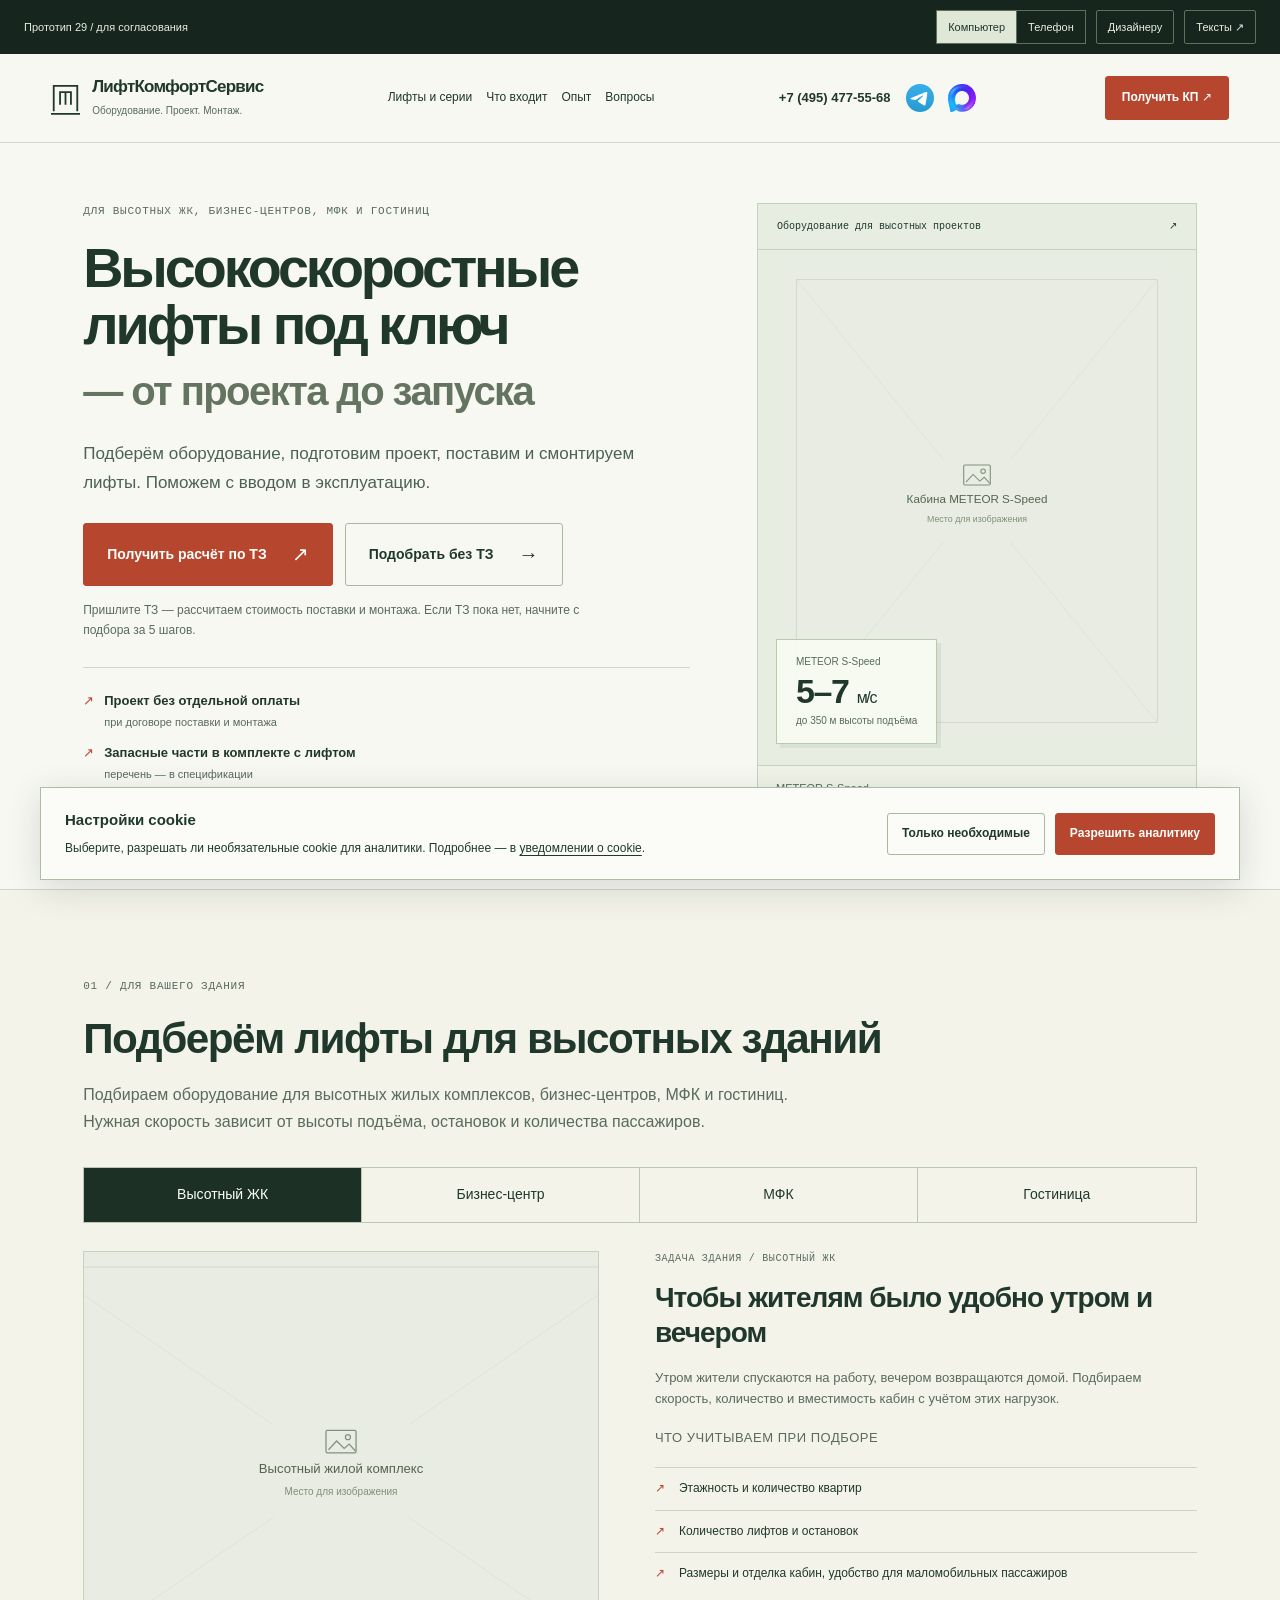
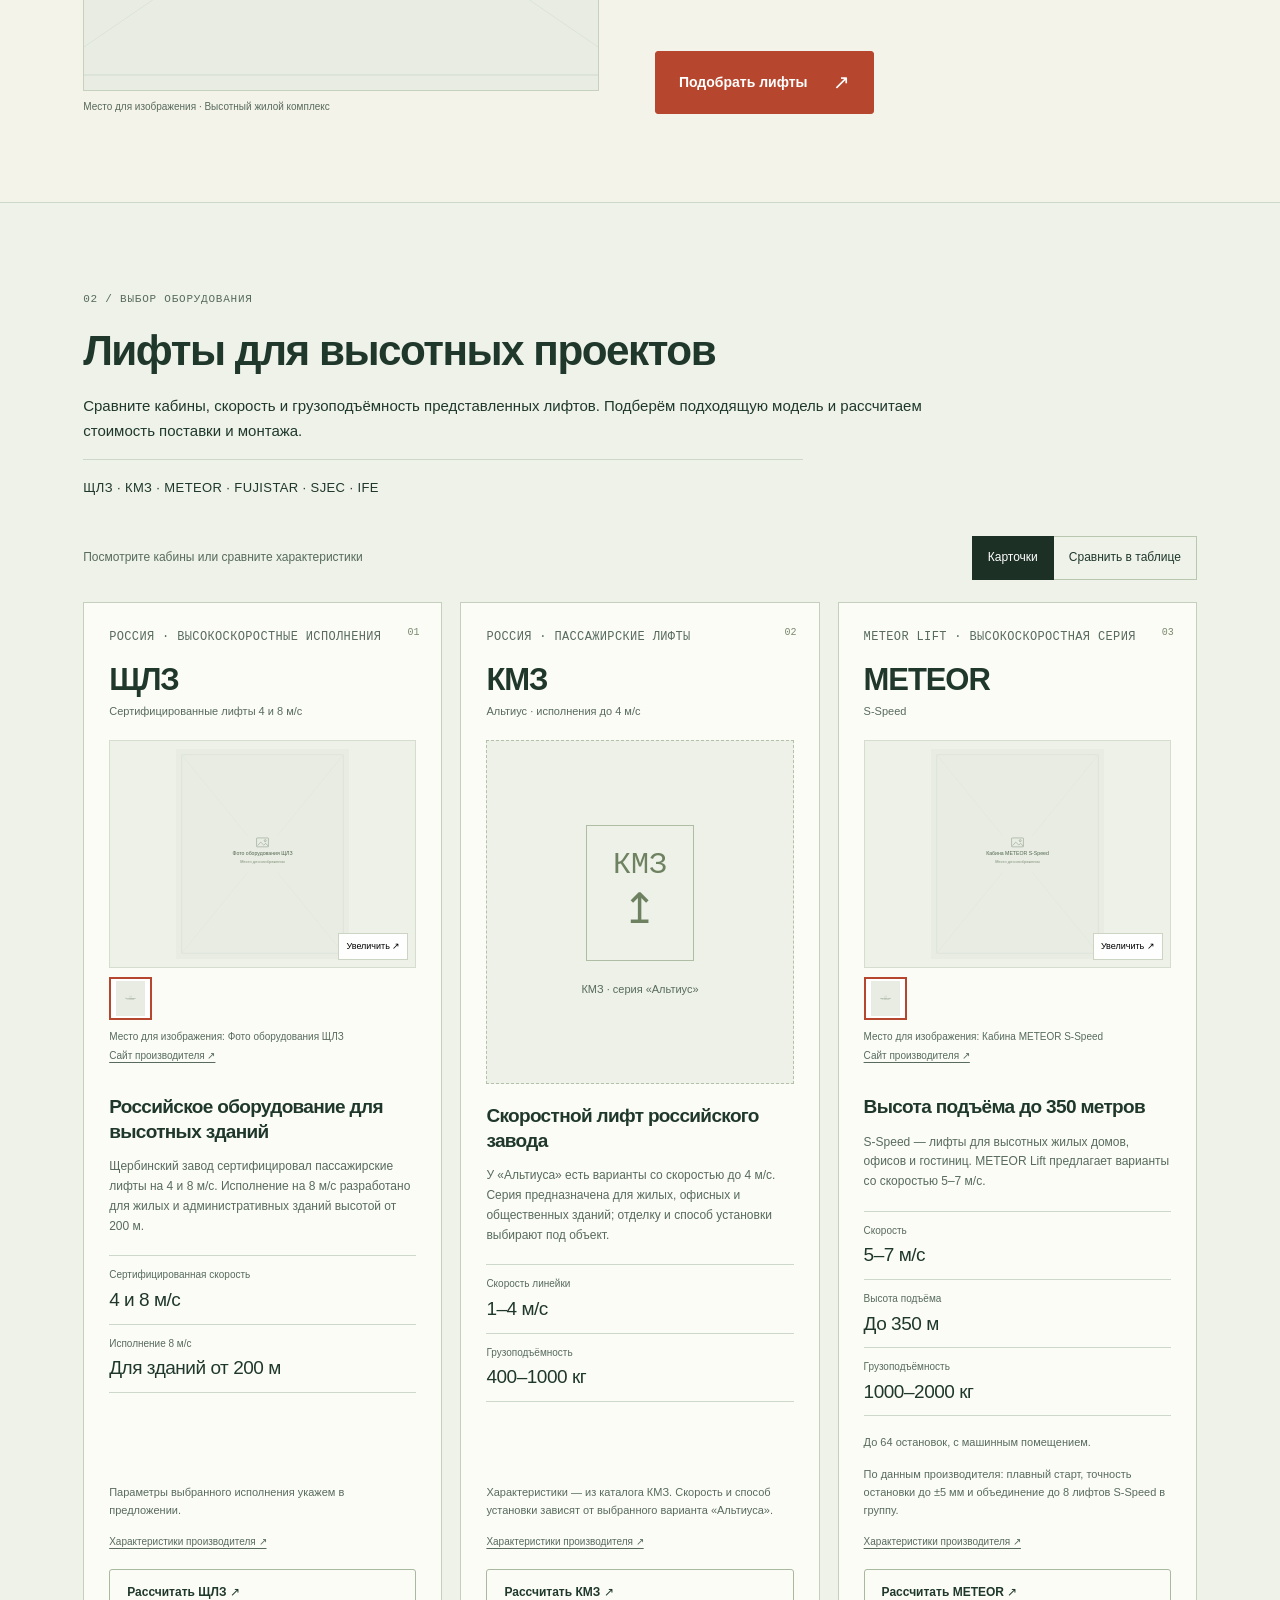
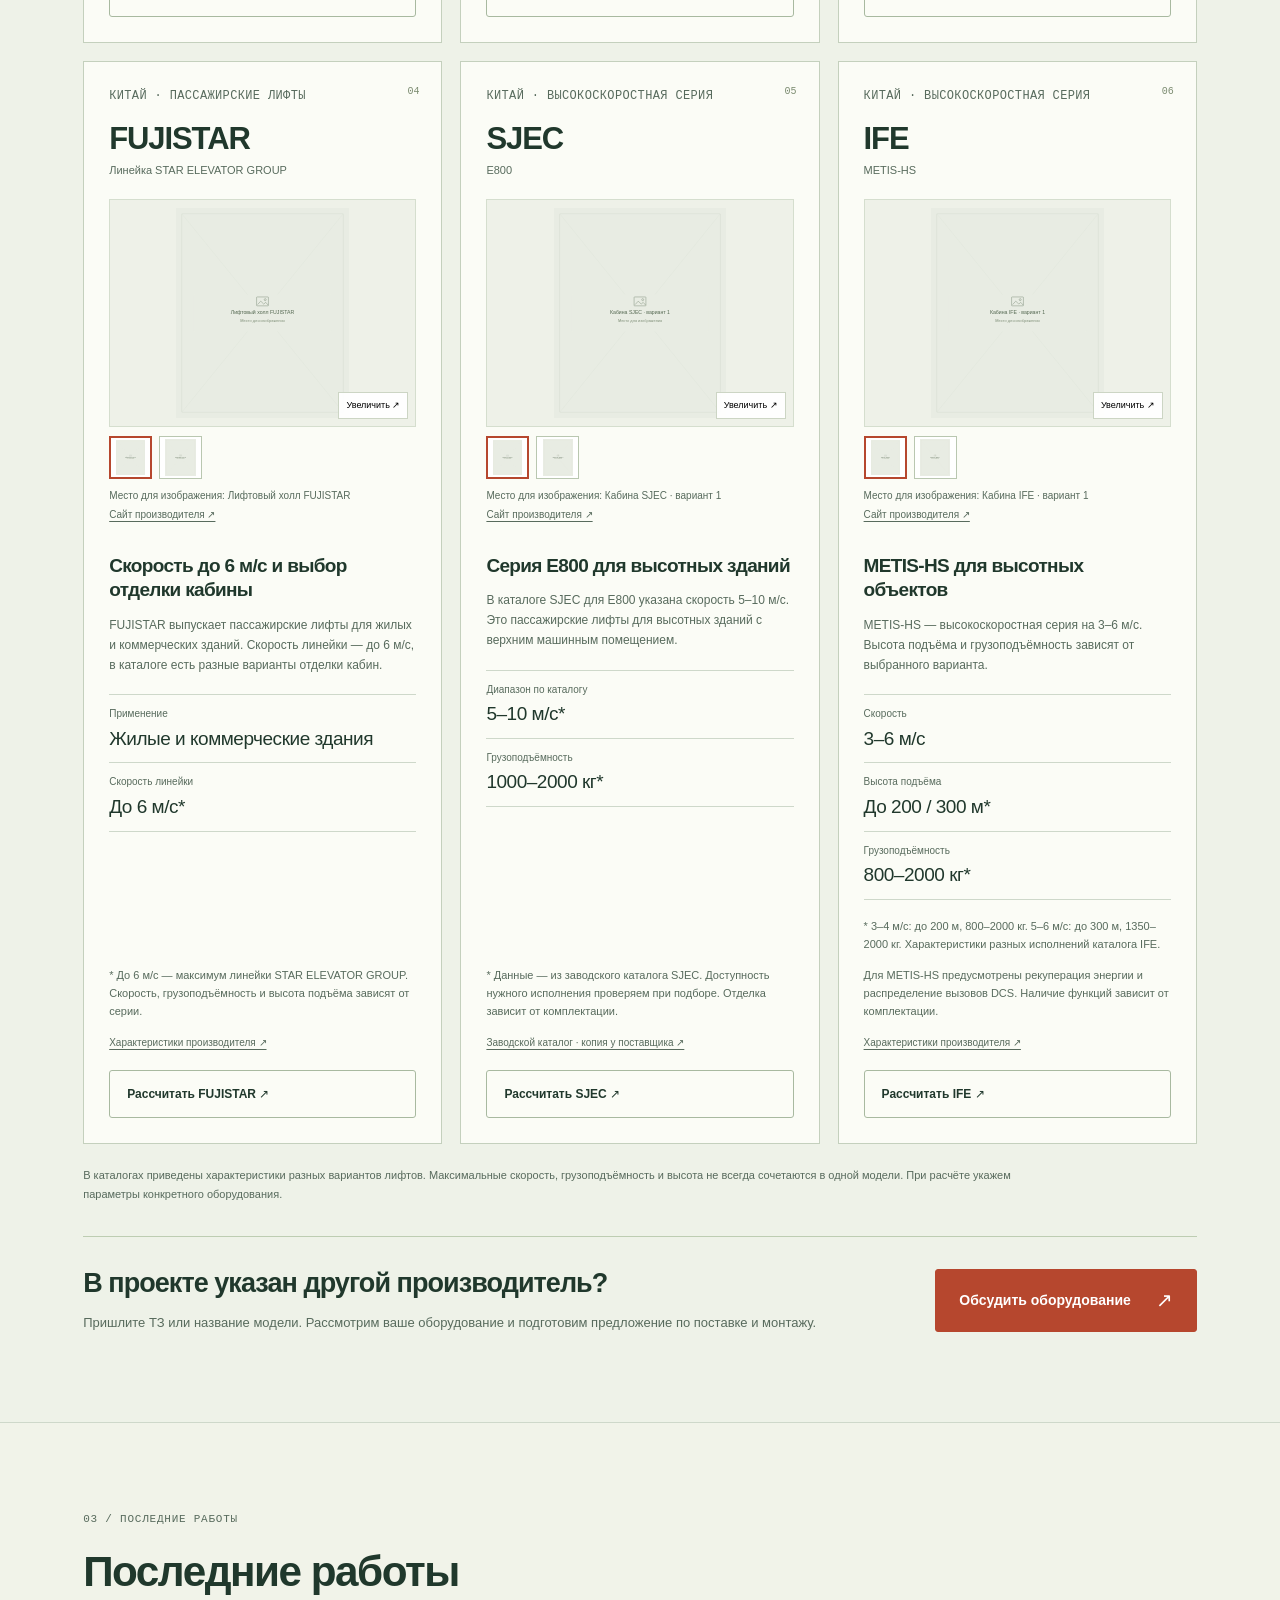
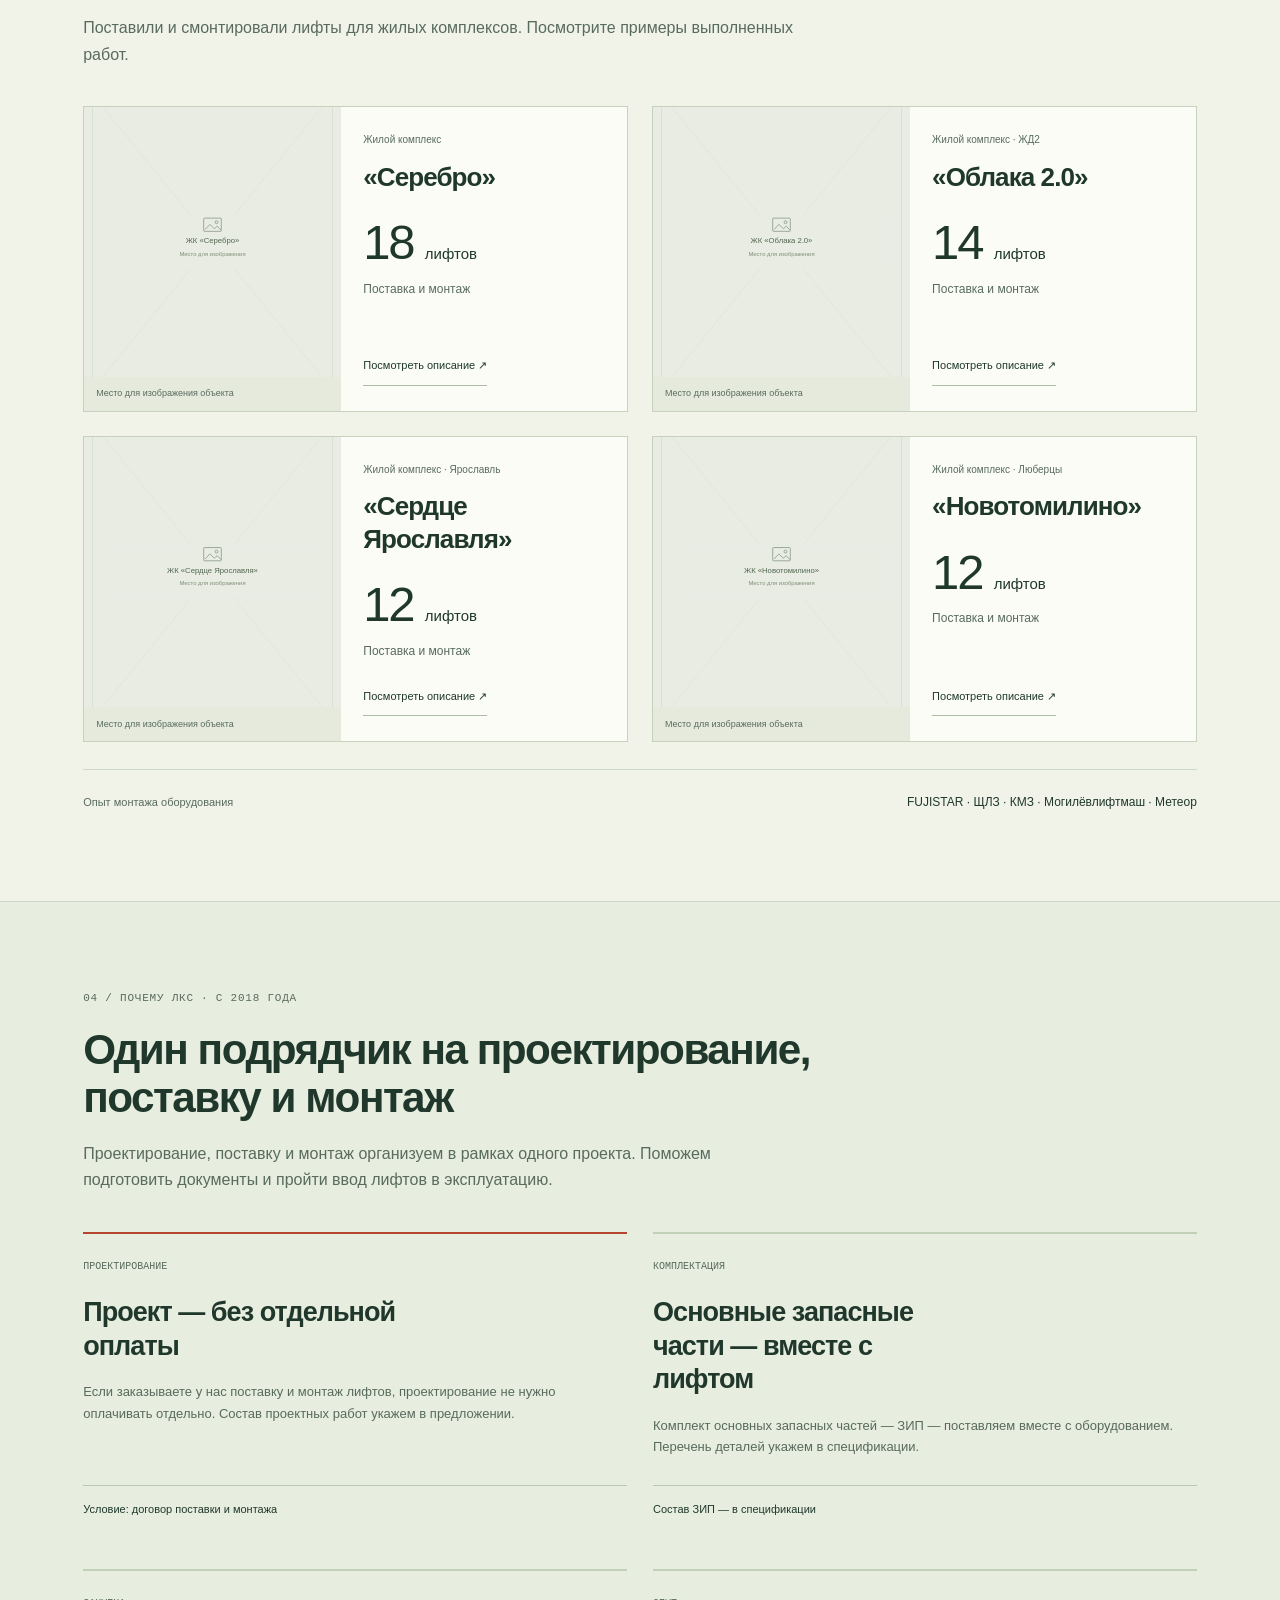
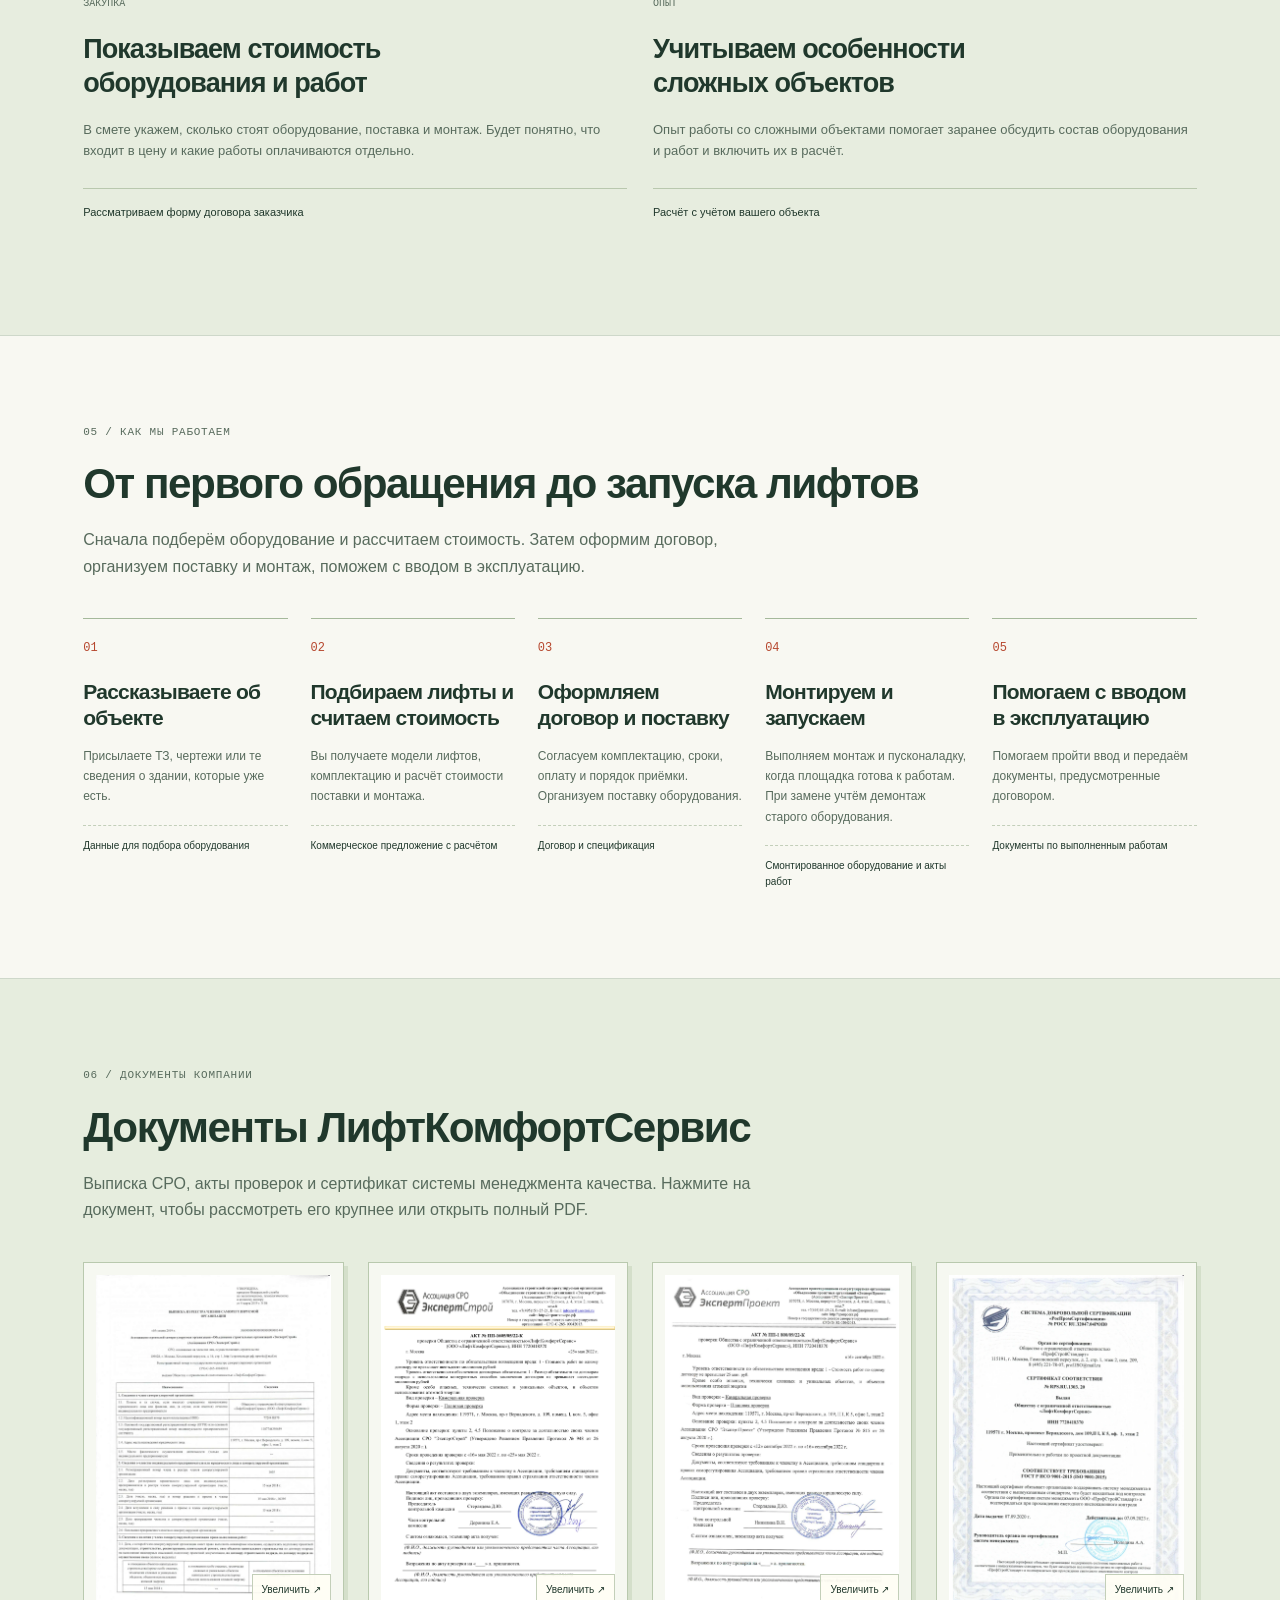
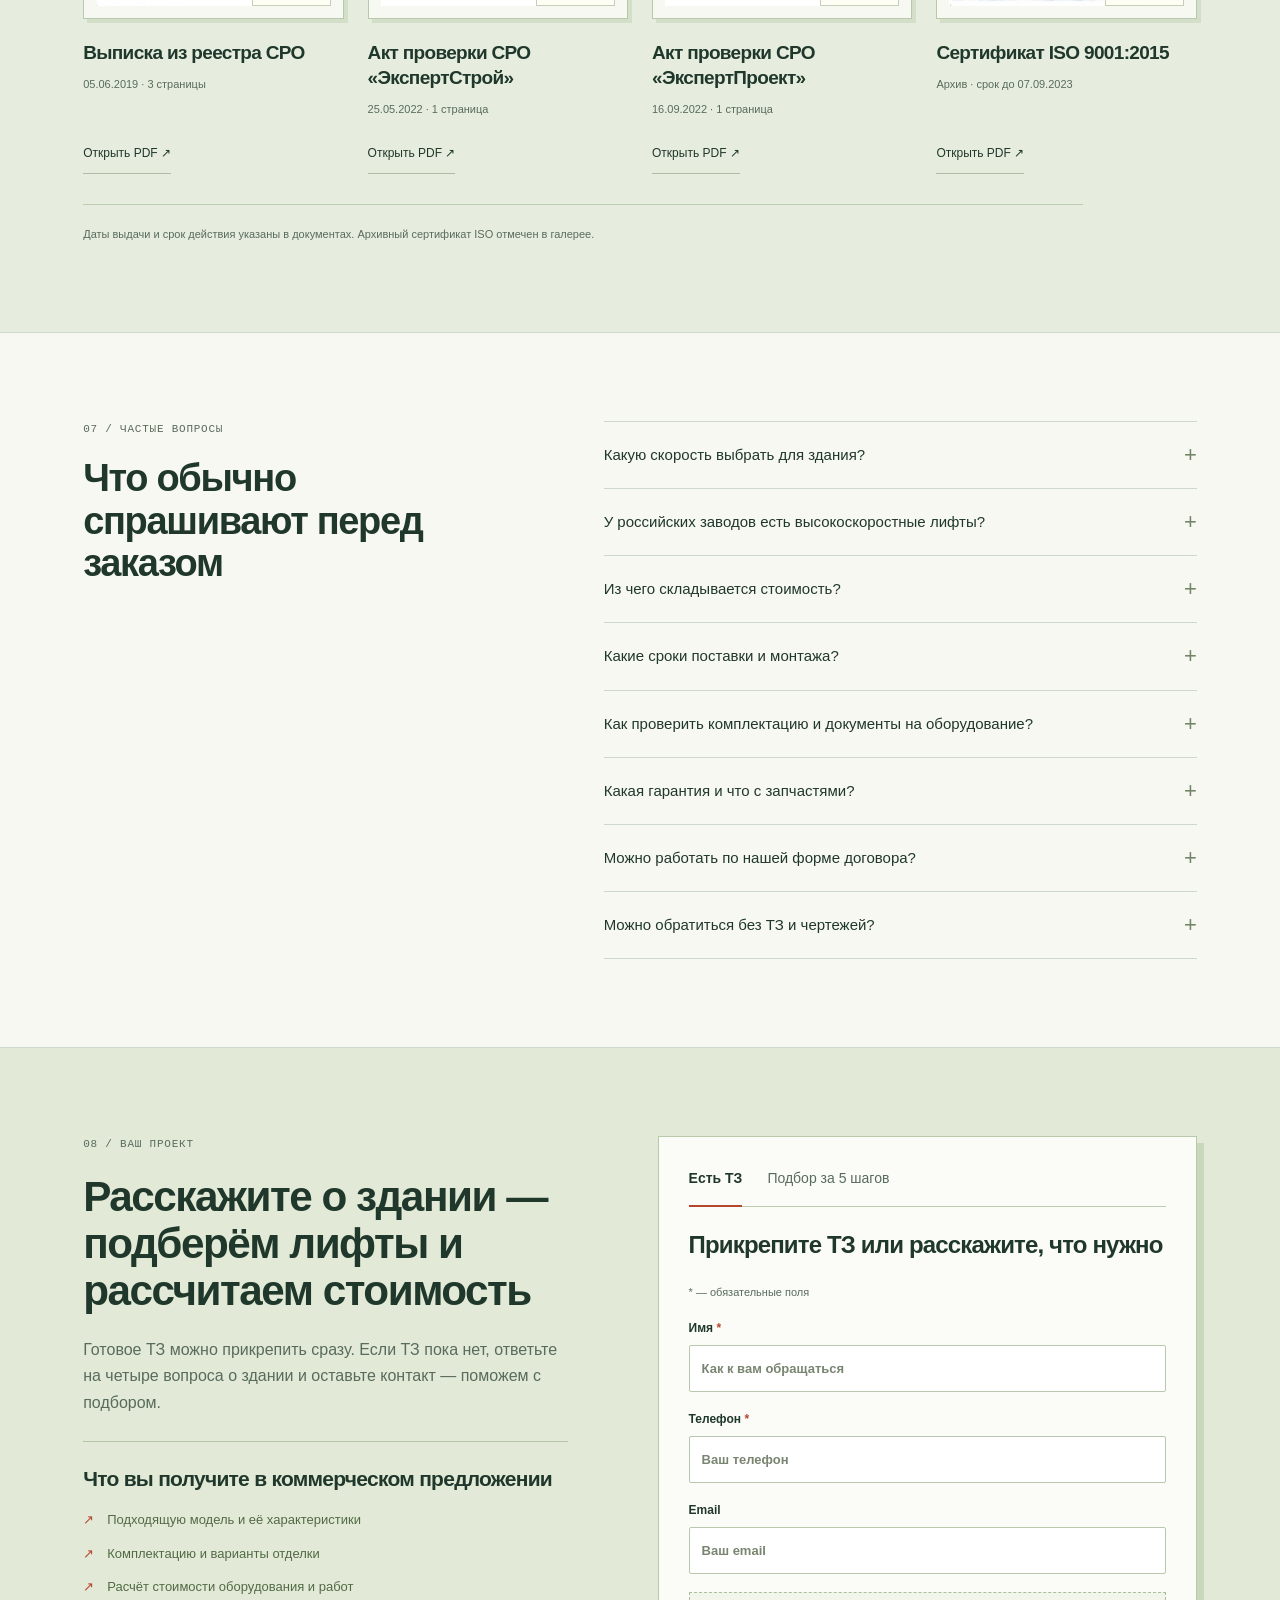
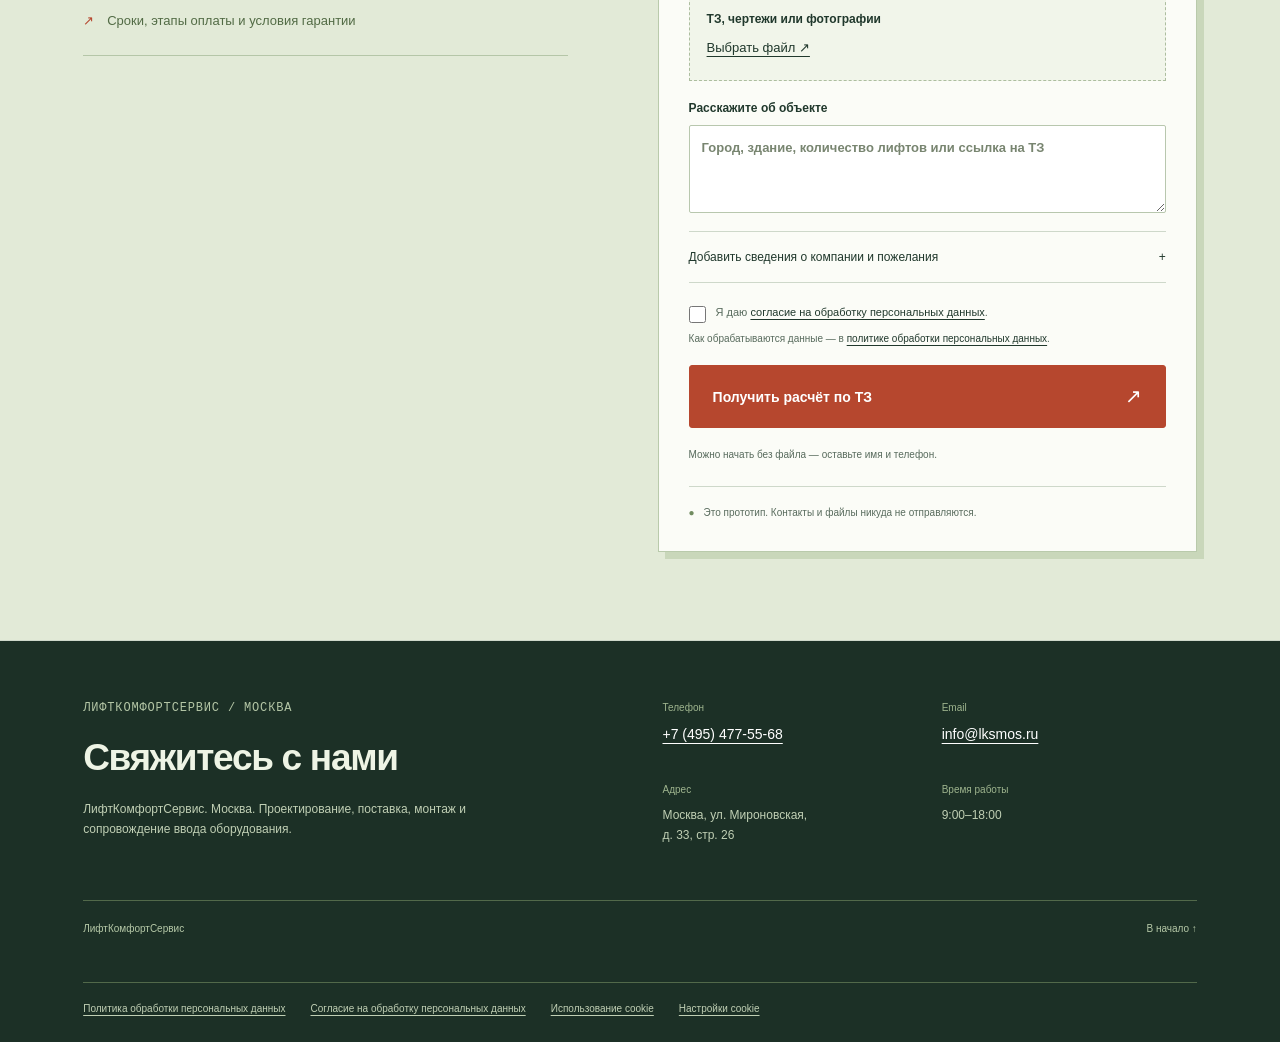
<file: index.html>
<!DOCTYPE html>

<html lang="ru"><head><meta charset="utf-8"/><meta content="width=device-width,initial-scale=1" name="viewport"/><meta content="noindex,nofollow" name="robots"/><meta content="Высокоскоростные лифты для высотных проектов: подбор оборудования, проектирование, поставка и монтаж. Кликабельный прототип ЛКС." name="description"/><title>Высокоскоростные лифты под ключ — ЛифтКомфортСервис / прототип</title><link href="styles.css?v=29" rel="stylesheet"/><script defer="" src="app.js?v=29"></script></head><body>
<div aria-label="Инструменты просмотра прототипа" class="review-bar"><span class="review-title">Прототип 29 / для согласования</span><div class="review-actions"><div aria-label="Ширина страницы" class="device-switch" role="group"><button aria-pressed="true" data-device="desktop" type="button">Компьютер</button><button aria-pressed="false" data-device="mobile" type="button">Телефон</button></div><button id="designer-open" type="button" aria-haspopup="dialog">Дизайнеру</button><button id="copy-open" type="button">Тексты ↗</button></div></div>
<div class="site-shell" id="site-shell"><a class="skip-link" href="#main">К содержанию</a><header class="header"><a aria-label="ЛифтКомфортСервис — к началу" class="brand" href="#top"><svg aria-hidden="true" class="brand-mark" viewbox="0 0 32 36"><path d="M3 32V4h26v28M10 25V11h12v14M16 11v14M0 35h32" fill="none" stroke="currentColor" stroke-width="2"></path></svg><span><strong>ЛифтКомфортСервис</strong><small>Оборудование. Проект. Монтаж.</small></span></a><nav aria-label="Основная навигация" class="nav" id="main-nav"><a href="#equipment">Лифты и серии</a><a href="#benefits">Что входит</a><a href="#projects">Опыт</a><a href="#faq">Вопросы</a></nav><div class="header-connection"><a class="header-phone" href="tel:+74954775568">+7 (495) 477-55-68</a><div aria-label="Написать в мессенджер" class="header-messengers" role="group"><button aria-haspopup="dialog" aria-label="Telegram — демо-кнопка" class="messenger-button" data-messenger="Telegram" title="Telegram" type="button"><img alt="" aria-hidden="true" height="28" src="assets/icons/telegram.svg" width="28"/></button><button aria-haspopup="dialog" aria-label="MAX — демо-кнопка" class="messenger-button" data-messenger="MAX" title="MAX" type="button"><img alt="" aria-hidden="true" height="28" src="assets/icons/max.svg" width="28"/></button></div></div><button class="button small header-cta" aria-haspopup="dialog" aria-controls="quick-contact-dialog" id="quick-contact-open" type="button">Получить КП ↗</button><button aria-controls="main-nav" aria-expanded="false" class="menu-toggle" type="button">Меню <span aria-hidden="true">☰</span></button></header>
<main id="main"><section class="hero section" id="top"><div class="hero-copy"><p class="eyebrow">Для высотных ЖК, бизнес-центров, МФК и гостиниц</p><h1>Высокоскоростные лифты под ключ <span>— от проекта до запуска</span></h1><p class="lead">Подберём оборудование, подготовим проект, поставим и смонтируем лифты. Поможем с вводом в эксплуатацию.</p><div class="hero-actions"><button class="button" data-modal-lead="tz" aria-haspopup="dialog" type="button">Получить расчёт по ТЗ <span>↗</span></button><button class="button secondary" data-modal-lead="selection" aria-haspopup="dialog" type="button">Подобрать без ТЗ <span>→</span></button></div><p class="micro">Пришлите ТЗ — рассчитаем стоимость поставки и монтажа. Если ТЗ пока нет, начните с подбора за 5 шагов.</p><ul class="hero-benefits"><li><b>Проект без отдельной оплаты</b><span>при договоре поставки и монтажа</span></li><li><b>Запасные части в комплекте с лифтом</b><span>перечень — в спецификации</span></li><li><b>Гарантия до 5 лет</b><span>на условиях договора</span></li></ul></div><div class="hero-visual"><div class="visual-top"><span>Оборудование для высотных проектов</span><span aria-hidden="true">↗</span></div><img alt="Место для изображения: Кабина METEOR S-Speed" class="hero-equipment-image" fetchpriority="high" height="1000" src="assets/placeholders/meteor.svg" width="691"/><div class="visual-spec"><span>METEOR S-Speed</span><strong>5–7 <small>м/с</small></strong><span>до 350 м высоты подъёма</span></div><p class="hero-photo-caption">METEOR S-Speed.<a href="#equipment-meteor">Посмотреть параметры серии ↗</a></p></div></section>

<section class="section task-section" id="solutions"><div class="section-intro"><p class="eyebrow">01 / Для вашего здания</p><h2>Подберём лифты для высотных зданий</h2><p>Подбираем оборудование для высотных жилых комплексов, бизнес-центров, МФК и гостиниц. Нужная скорость зависит от высоты подъёма, остановок и количества пассажиров.</p></div><div aria-label="Тип здания" class="segment-tabs" role="tablist"><button aria-controls="segment-panel-residential" aria-selected="true" data-segment="residential" id="segment-residential" role="tab" tabindex="0" type="button">Высотный ЖК</button><button aria-controls="segment-panel-office" aria-selected="false" data-segment="office" id="segment-office" role="tab" tabindex="-1" type="button">Бизнес-центр</button><button aria-controls="segment-panel-mixed" aria-selected="false" data-segment="mixed" id="segment-mixed" role="tab" tabindex="-1" type="button">МФК</button><button aria-controls="segment-panel-hotel" aria-selected="false" data-segment="hotel" id="segment-hotel" role="tab" tabindex="-1" type="button">Гостиница</button></div><div aria-labelledby="segment-residential" class="segment-panel" id="segment-panel-residential" role="tabpanel"><figure class="segment-visual"><img alt="Место для изображения: Высотный жилой комплекс" decoding="async" height="800" src="assets/placeholders/residential.svg" width="1200"/><figcaption>Место для изображения · Высотный жилой комплекс</figcaption></figure><div class="segment-details"><div><p class="overline">Задача здания / Высотный ЖК</p><h3>Чтобы жителям было удобно утром и вечером</h3><p>Утром жители спускаются на работу, вечером возвращаются домой. Подбираем скорость, количество и вместимость кабин с учётом этих нагрузок.</p></div><div class="input-map"><p>Что учитываем при подборе</p><ul><li>Этажность и количество квартир</li><li>Количество лифтов и остановок</li><li>Размеры и отделка кабин, удобство для маломобильных пассажиров</li></ul></div><button class="button" data-modal-lead="selection" aria-haspopup="dialog" data-object="Жилой комплекс" type="button">Подобрать лифты<span>↗</span></button></div></div><div aria-labelledby="segment-office" class="segment-panel" hidden="" id="segment-panel-office" role="tabpanel"><figure class="segment-visual"><img alt="Место для изображения: Бизнес-центр" decoding="async" height="800" src="assets/placeholders/office.svg" width="1200"/><figcaption>Место для изображения · Бизнес-центр</figcaption></figure><div class="segment-details"><div><p class="overline">Задача здания / Бизнес-центр</p><h3>Удобный подъём для сотрудников и гостей</h3><p>В бизнес-центре многие приезжают к началу рабочего дня. Учитываем утренний поток, поездки между этажами и совместную работу нескольких лифтов.</p></div><div class="input-map"><p>Что учитываем при подборе</p><ul><li>Сколько людей работает на каждом этаже</li><li>Какие этажи обслуживает каждая группа лифтов</li><li>Требования к контролю доступа</li></ul></div><button class="button" data-modal-lead="selection" aria-haspopup="dialog" data-object="Бизнес-центр" type="button">Подобрать лифты<span>↗</span></button></div></div><div aria-labelledby="segment-mixed" class="segment-panel" hidden="" id="segment-panel-mixed" role="tabpanel"><figure class="segment-visual"><img alt="Место для изображения: Многофункциональный комплекс" decoding="async" height="800" src="assets/placeholders/mixed.svg" width="1200"/><figcaption>Место для изображения · Многофункциональный комплекс</figcaption></figure><div class="segment-details"><div><p class="overline">Задача здания / МФК</p><h3>Для жителей, сотрудников и посетителей комплекса</h3><p>В одном комплексе люди едут в квартиры, офисы и общественные зоны. Подбираем лифты с учётом этих маршрутов и нагрузки на каждую часть здания.</p></div><div class="input-map"><p>Что учитываем при подборе</p><ul><li>Жилые, офисные и общественные зоны</li><li>Маршруты пассажиров и нужные остановки</li><li>Поездки посетителей, сотрудников и служб здания</li></ul></div><button class="button" data-modal-lead="selection" aria-haspopup="dialog" data-object="МФК" type="button">Подобрать лифты<span>↗</span></button></div></div><div aria-labelledby="segment-hotel" class="segment-panel" hidden="" id="segment-panel-hotel" role="tabpanel"><figure class="segment-visual"><img alt="Место для изображения: Гостиница" decoding="async" height="800" src="assets/placeholders/hotel.svg" width="1200"/><figcaption>Место для изображения · Гостиница</figcaption></figure><div class="segment-details"><div><p class="overline">Задача здания / Гостиница</p><h3>Для гостей с багажом и работы персонала</h3><p>Гостям нужны удобные кабины для поездок с багажом, персоналу — лифты для повседневной работы. Учитываем оба сценария и требования к отделке.</p></div><div class="input-map"><p>Что учитываем при подборе</p><ul><li>Категория гостиницы и количество гостей</li><li>Гостевые и служебные маршруты</li><li>Вместимость и оформление кабин</li></ul></div><button class="button" data-modal-lead="selection" aria-haspopup="dialog" data-object="Гостиница" type="button">Подобрать лифты<span>↗</span></button></div></div></section>
<section class="section equipment-section" id="equipment">
<div class="section-intro"><p class="eyebrow">02 / Выбор оборудования</p><h2>Лифты для высотных проектов</h2><p>Сравните кабины, скорость и грузоподъёмность представленных лифтов. Подберём подходящую модель и рассчитаем стоимость поставки и монтажа.</p><p class="factory-supply">ЩЛЗ · КМЗ · METEOR · FUJISTAR · SJEC · IFE</p></div>
<div class="equipment-toolbar"><p>Посмотрите кабины или сравните характеристики</p><div aria-label="Вид оборудования" class="view-switch" role="group"><button aria-pressed="true" data-equipment-view="cards" type="button">Карточки</button><button aria-pressed="false" data-equipment-view="table" type="button">Сравнить в таблице</button></div></div><div class="equipment-grid"><article class="equipment-card" id="equipment-shlz"><p class="equipment-country">Россия · Высокоскоростные исполнения</p><span class="card-index">01</span><h3>ЩЛЗ<small>Сертифицированные лифты 4 и 8 м/с</small></h3><figure class="equipment-gallery" data-brand-gallery="ЩЛЗ"><button aria-haspopup="dialog" aria-label="Увеличить: Место для изображения: Фото оборудования ЩЛЗ" class="equipment-photo-open" type="button"><img alt="Место для изображения: Фото оборудования ЩЛЗ" decoding="async" height="799" loading="lazy" src="assets/placeholders/shlz.svg" width="1200"/><span aria-hidden="true" class="photo-zoom">Увеличить ↗</span></button><div aria-label="Изображения ЩЛЗ" class="equipment-thumbs" role="group"><button aria-label="Показать: Место для изображения: Фото оборудования ЩЛЗ" aria-pressed="true" data-alt="Место для изображения: Фото оборудования ЩЛЗ" data-caption="Место для изображения: Фото оборудования ЩЛЗ" data-equipment-photo="" data-height="799" data-source="https://www.shlz.ru/news/shcherbinskiy-liftostroitelnyy-zavod-sertifitsiroval-lift-so-skorostyu-8-metrov-v-sekundu/" data-src="assets/placeholders/shlz.svg" data-width="1200" type="button"><img alt="" decoding="async" height="56" loading="lazy" src="assets/placeholders/shlz.svg" width="56"/></button></div><figcaption><span class="equipment-photo-caption">Место для изображения: Фото оборудования ЩЛЗ</span><a class="equipment-photo-source" href="https://www.shlz.ru/news/shcherbinskiy-liftostroitelnyy-zavod-sertifitsiroval-lift-so-skorostyu-8-metrov-v-sekundu/" rel="noopener noreferrer" target="_blank">Сайт производителя ↗</a></figcaption></figure><h4 class="equipment-benefit">Российское оборудование для высотных зданий</h4><p>Щербинский завод сертифицировал пассажирские лифты на 4 и 8 м/с. Исполнение на 8 м/с разработано для жилых и административных зданий высотой от 200 м.</p><dl><div><dt>Сертифицированная скорость</dt><dd>4 и 8 м/с</dd></div><div><dt>Исполнение 8 м/с</dt><dd>Для зданий от 200 м</dd></div></dl><p class="equipment-detail">Параметры выбранного исполнения укажем в предложении.</p><p class="equipment-spec-source"><a href="https://www.shlz.ru/news/shcherbinskiy-liftostroitelnyy-zavod-sertifitsiroval-lift-so-skorostyu-8-metrov-v-sekundu/" rel="noopener noreferrer" target="_blank">Характеристики производителя ↗</a></p><button class="button secondary full" data-brand="ЩЛЗ" data-lead="selection" type="button">Рассчитать ЩЛЗ ↗</button></article><article class="equipment-card" id="equipment-kmz"><p class="equipment-country">Россия · Пассажирские лифты</p><span class="card-index">02</span><h3>КМЗ<small>Альтиус · исполнения до 4 м/с</small></h3><figure class="equipment-pending"><div aria-hidden="true" class="equipment-pending-mark">КМЗ<span>↥</span></div><figcaption>КМЗ · серия «Альтиус»</figcaption></figure><h4 class="equipment-benefit">Скоростной лифт российского завода</h4><p>У «Альтиуса» есть варианты со скоростью до 4 м/с. Серия предназначена для жилых, офисных и общественных зданий; отделку и способ установки выбирают под объект.</p><dl><div><dt>Скорость линейки</dt><dd>1–4 м/с</dd></div><div><dt>Грузоподъёмность</dt><dd>400–1000 кг</dd></div></dl><p class="equipment-detail">Характеристики — из каталога КМЗ. Скорость и способ установки зависят от выбранного варианта «Альтиуса».</p><p class="equipment-spec-source"><a href="https://www.kmzlift.ru/altius/" rel="noopener noreferrer" target="_blank">Характеристики производителя ↗</a></p><button class="button secondary full" data-brand="КМЗ" data-lead="selection" type="button">Рассчитать КМЗ ↗</button></article><article class="equipment-card" id="equipment-meteor"><p class="equipment-country">METEOR Lift · Высокоскоростная серия</p><span class="card-index">03</span><h3>METEOR<small>S-Speed</small></h3><figure class="equipment-gallery" data-brand-gallery="METEOR"><button aria-haspopup="dialog" aria-label="Увеличить: Место для изображения: Кабина METEOR S-Speed" class="equipment-photo-open" type="button"><img alt="Место для изображения: Кабина METEOR S-Speed" decoding="async" height="1000" loading="lazy" src="assets/placeholders/meteor.svg" width="691"/><span aria-hidden="true" class="photo-zoom">Увеличить ↗</span></button><div aria-label="Изображения METEOR" class="equipment-thumbs" role="group"><button aria-label="Показать: Место для изображения: Кабина METEOR S-Speed" aria-pressed="true" data-alt="Место для изображения: Кабина METEOR S-Speed" data-caption="Место для изображения: Кабина METEOR S-Speed" data-equipment-photo="" data-height="1000" data-source="https://meteor.ru/equipment/passengerelevators/s-speed/" data-src="assets/placeholders/meteor.svg" data-width="691" type="button"><img alt="" decoding="async" height="56" loading="lazy" src="assets/placeholders/meteor.svg" width="56"/></button></div><figcaption><span class="equipment-photo-caption">Место для изображения: Кабина METEOR S-Speed</span><a class="equipment-photo-source" href="https://meteor.ru/equipment/passengerelevators/s-speed/" rel="noopener noreferrer" target="_blank">Сайт производителя ↗</a></figcaption></figure><h4 class="equipment-benefit">Высота подъёма до 350 метров</h4><p>S-Speed — лифты для высотных жилых домов, офисов и гостиниц. METEOR Lift предлагает варианты со скоростью 5–7 м/с.</p><dl><div><dt>Скорость</dt><dd>5–7 м/с</dd></div><div><dt>Высота подъёма</dt><dd>До 350 м</dd></div><div><dt>Грузоподъёмность</dt><dd>1000–2000 кг</dd></div></dl><p class="equipment-detail">До 64 остановок, с машинным помещением.</p><p class="equipment-detail">По данным производителя: плавный старт, точность остановки до ±5 мм и объединение до 8 лифтов S-Speed в группу.</p><p class="equipment-spec-source"><a href="https://meteor.ru/equipment/passengerelevators/s-speed/" rel="noopener noreferrer" target="_blank">Характеристики производителя ↗</a></p><button class="button secondary full" data-brand="Метеор" data-lead="selection" type="button">Рассчитать METEOR ↗</button></article><article class="equipment-card" id="equipment-fujistar"><p class="equipment-country">Китай · Пассажирские лифты</p><span class="card-index">04</span><h3>FUJISTAR<small>Линейка STAR ELEVATOR GROUP</small></h3><figure class="equipment-gallery" data-brand-gallery="FUJISTAR"><button aria-haspopup="dialog" aria-label="Увеличить: Место для изображения: Лифтовый холл FUJISTAR" class="equipment-photo-open" type="button"><img alt="Место для изображения: Лифтовый холл FUJISTAR" decoding="async" height="710" loading="lazy" src="assets/placeholders/fujistar-lobby.svg" width="1000"/><span aria-hidden="true" class="photo-zoom">Увеличить ↗</span></button><div aria-label="Изображения FUJISTAR" class="equipment-thumbs" role="group"><button aria-label="Показать: Место для изображения: Лифтовый холл FUJISTAR" aria-pressed="true" data-alt="Место для изображения: Лифтовый холл FUJISTAR" data-caption="Место для изображения: Лифтовый холл FUJISTAR" data-equipment-photo="" data-height="710" data-source="https://www.starelevatorgroup.com/PASSENGER-ELEVATOR-pd40702622.html" data-src="assets/placeholders/fujistar-lobby.svg" data-width="1000" type="button"><img alt="" decoding="async" height="56" loading="lazy" src="assets/placeholders/fujistar-lobby.svg" width="56"/></button><button aria-label="Показать: Место для изображения: Отделка кабин FUJISTAR" aria-pressed="false" data-alt="Место для изображения: Отделка кабин FUJISTAR" data-caption="Место для изображения: Отделка кабин FUJISTAR" data-equipment-photo="" data-height="1256" data-source="https://www.starelevatorgroup.com/PASSENGER-ELEVATOR-pd40702622.html" data-src="assets/placeholders/fujistar-finishes.svg" data-width="781" type="button"><img alt="" decoding="async" height="56" loading="lazy" src="assets/placeholders/fujistar-finishes.svg" width="56"/></button></div><figcaption><span class="equipment-photo-caption">Место для изображения: Лифтовый холл FUJISTAR</span><a class="equipment-photo-source" href="https://www.starelevatorgroup.com/PASSENGER-ELEVATOR-pd40702622.html" rel="noopener noreferrer" target="_blank">Сайт производителя ↗</a></figcaption></figure><h4 class="equipment-benefit">Скорость до 6 м/с и выбор отделки кабины</h4><p>FUJISTAR выпускает пассажирские лифты для жилых и коммерческих зданий. Скорость линейки — до 6 м/с, в каталоге есть разные варианты отделки кабин.</p><dl><div><dt>Применение</dt><dd>Жилые и коммерческие здания</dd></div><div><dt>Скорость линейки</dt><dd>До 6 м/с*</dd></div></dl><p class="equipment-detail">* До 6 м/с — максимум линейки STAR ELEVATOR GROUP. Скорость, грузоподъёмность и высота подъёма зависят от серии.</p><p class="equipment-spec-source"><a href="https://www.starelevatorgroup.com/aboutus.html" rel="noopener noreferrer" target="_blank">Характеристики производителя ↗</a></p><button class="button secondary full" data-brand="FUJISTAR" data-lead="selection" type="button">Рассчитать FUJISTAR ↗</button></article><article class="equipment-card" id="equipment-sjec"><p class="equipment-country">Китай · Высокоскоростная серия</p><span class="card-index">05</span><h3>SJEC<small>E800</small></h3><figure class="equipment-gallery" data-brand-gallery="SJEC"><button aria-haspopup="dialog" aria-label="Увеличить: Место для изображения: Кабина SJEC · вариант 1" class="equipment-photo-open" type="button"><img alt="Место для изображения: Кабина SJEC · вариант 1" decoding="async" height="400" loading="lazy" src="assets/placeholders/sjec-1.svg" width="367"/><span aria-hidden="true" class="photo-zoom">Увеличить ↗</span></button><div aria-label="Изображения SJEC" class="equipment-thumbs" role="group"><button aria-label="Показать: Место для изображения: Кабина SJEC · вариант 1" aria-pressed="true" data-alt="Место для изображения: Кабина SJEC · вариант 1" data-caption="Место для изображения: Кабина SJEC · вариант 1" data-equipment-photo="" data-height="400" data-source="http://www.sjec.com.cn/products/#commercial" data-src="assets/placeholders/sjec-1.svg" data-width="367" type="button"><img alt="" decoding="async" height="56" loading="lazy" src="assets/placeholders/sjec-1.svg" width="56"/></button><button aria-label="Показать: Место для изображения: Кабина SJEC · вариант 2" aria-pressed="false" data-alt="Место для изображения: Кабина SJEC · вариант 2" data-caption="Место для изображения: Кабина SJEC · вариант 2" data-equipment-photo="" data-height="400" data-source="http://www.sjec.com.cn/products/#residential" data-src="assets/placeholders/sjec-2.svg" data-width="367" type="button"><img alt="" decoding="async" height="56" loading="lazy" src="assets/placeholders/sjec-2.svg" width="56"/></button></div><figcaption><span class="equipment-photo-caption">Место для изображения: Кабина SJEC · вариант 1</span><a class="equipment-photo-source" href="http://www.sjec.com.cn/products/#commercial" rel="noopener noreferrer" target="_blank">Сайт производителя ↗</a></figcaption></figure><h4 class="equipment-benefit">Серия E800 для высотных зданий</h4><p>В каталоге SJEC для E800 указана скорость 5–10 м/с. Это пассажирские лифты для высотных зданий с верхним машинным помещением.</p><dl><div><dt>Диапазон по каталогу</dt><dd>5–10 м/с*</dd></div><div><dt>Грузоподъёмность</dt><dd>1000–2000 кг*</dd></div></dl><p class="equipment-detail">* Данные — из заводского каталога SJEC. Доступность нужного исполнения проверяем при подборе. Отделка зависит от комплектации.</p><p class="equipment-spec-source"><a href="https://xn--b1afichejpbubkedfze.xn--p1ai/pdf/catalog/3_1.pdf" rel="noopener noreferrer" target="_blank">Заводской каталог · копия у поставщика ↗</a></p><button class="button secondary full" data-brand="SJEC" data-lead="selection" type="button">Рассчитать SJEC ↗</button></article><article class="equipment-card" id="equipment-ife"><p class="equipment-country">Китай · Высокоскоростная серия</p><span class="card-index">06</span><h3>IFE <small>METIS-HS</small></h3><figure class="equipment-gallery" data-brand-gallery="IFE"><button aria-haspopup="dialog" aria-label="Увеличить: Место для изображения: Кабина IFE · вариант 1" class="equipment-photo-open" type="button"><img alt="Место для изображения: Кабина IFE · вариант 1" decoding="async" height="800" loading="lazy" src="assets/placeholders/ife-1.svg" width="800"/><span aria-hidden="true" class="photo-zoom">Увеличить ↗</span></button><div aria-label="Изображения IFE" class="equipment-thumbs" role="group"><button aria-label="Показать: Место для изображения: Кабина IFE · вариант 1" aria-pressed="true" data-alt="Место для изображения: Кабина IFE · вариант 1" data-caption="Место для изображения: Кабина IFE · вариант 1" data-equipment-photo="" data-height="800" data-source="https://www.ife-elevator.com/products/high-speed-elevator-metis-hs/" data-src="assets/placeholders/ife-1.svg" data-width="800" type="button"><img alt="" decoding="async" height="56" loading="lazy" src="assets/placeholders/ife-1.svg" width="56"/></button><button aria-label="Показать: Место для изображения: Кабина IFE · вариант 2" aria-pressed="false" data-alt="Место для изображения: Кабина IFE · вариант 2" data-caption="Место для изображения: Кабина IFE · вариант 2" data-equipment-photo="" data-height="800" data-source="https://www.ife-elevator.com/products/high-speed-elevator-metis-hs/" data-src="assets/placeholders/ife-2.svg" data-width="800" type="button"><img alt="" decoding="async" height="56" loading="lazy" src="assets/placeholders/ife-2.svg" width="56"/></button></div><figcaption><span class="equipment-photo-caption">Место для изображения: Кабина IFE · вариант 1</span><a class="equipment-photo-source" href="https://www.ife-elevator.com/products/high-speed-elevator-metis-hs/" rel="noopener noreferrer" target="_blank">Сайт производителя ↗</a></figcaption></figure><h4 class="equipment-benefit">METIS-HS для высотных объектов</h4><p>METIS-HS — высокоскоростная серия на 3–6 м/с. Высота подъёма и грузоподъёмность зависят от выбранного варианта.</p><dl><div><dt>Скорость</dt><dd>3–6 м/с</dd></div><div><dt>Высота подъёма</dt><dd>До 200 / 300 м*</dd></div><div><dt>Грузоподъёмность</dt><dd>800–2000 кг*</dd></div></dl><p class="equipment-detail">* 3–4 м/с: до 200 м, 800–2000 кг. 5–6 м/с: до 300 м, 1350–2000 кг. Характеристики разных исполнений каталога IFE.</p><p class="equipment-detail">Для METIS-HS предусмотрены рекуперация энергии и распределение вызовов DCS. Наличие функций зависит от комплектации.</p><p class="equipment-spec-source"><a href="https://www.ife-elevator.com/products/high-speed-elevator-metis-hs/" rel="noopener noreferrer" target="_blank">Характеристики производителя ↗</a></p><button class="button secondary full" data-brand="IFE" data-lead="selection" type="button">Рассчитать IFE ↗</button></article></div><div class="equipment-comparison" hidden="" id="equipment-comparison"><p class="scroll-hint">На узком экране таблицу можно прокрутить вправо →</p><div aria-label="Сравнение производителей и серий" class="table-scroll" role="region" tabindex="0"><table><caption>Каталожные характеристики оборудования</caption><thead><tr><th scope="col">Производитель / серия</th><th scope="col">Скорость</th><th scope="col">Нагрузка</th><th scope="col">Высота</th><th scope="col">Источник данных</th><th scope="col">Подбор</th></tr></thead><tbody><tr><th scope="row">ЩЛЗ</th><td><b>4 и 8 м/с</b></td><td>Зависит от модели</td><td>8 м/с: здания от 200 м</td><td>Сертифицированные исполнения</td><td><button class="text-button" data-brand="ЩЛЗ" data-lead="selection" type="button">Выбрать ↗</button></td></tr><tr><th scope="row">КМЗ / Альтиус</th><td><b>1–4 м/с</b></td><td>400–1000 кг</td><td>Зависит от модели</td><td>Карточка производителя</td><td><button class="text-button" data-brand="КМЗ" data-lead="selection" type="button">Выбрать ↗</button></td></tr><tr><th scope="row">METEOR / S-Speed</th><td><b>5–7 м/с</b></td><td>1000–2000 кг</td><td>До 350 м</td><td>Каталог METEOR Lift</td><td><button class="text-button" data-brand="Метеор" data-lead="selection" type="button">Выбрать ↗</button></td></tr><tr><th scope="row">FUJISTAR</th><td><b>До 6 м/с</b></td><td>Зависит от серии</td><td>Зависит от серии</td><td>Общий диапазон линейки</td><td><button class="text-button" data-brand="FUJISTAR" data-lead="selection" type="button">Выбрать ↗</button></td></tr><tr><th scope="row">SJEC / E800</th><td><b>5–10 м/с</b></td><td>1000–2000 кг</td><td>Зависит от модели</td><td>Заводской каталог; актуальность исполнения — при подборе</td><td><button class="text-button" data-brand="SJEC" data-lead="selection" type="button">Выбрать ↗</button></td></tr><tr><th scope="row">IFE / METIS-HS</th><td><b>3–6 м/с</b></td><td>800–2000 кг*</td><td>До 200 / 300 м*</td><td>Техническая таблица серии</td><td><button class="text-button" data-brand="IFE" data-lead="selection" type="button">Выбрать ↗</button></td></tr></tbody></table></div><p class="table-note">* IFE: 3–4 м/с — до 200 м, 800–2000 кг; 5–6 м/с — до 300 м, 1350–2000 кг. Для ЩЛЗ указана высота здания, для METEOR и IFE — высота подъёма.</p></div>
<p class="equipment-disclaimer">В каталогах приведены характеристики разных вариантов лифтов. Максимальные скорость, грузоподъёмность и высота не всегда сочетаются в одной модели. При расчёте укажем параметры конкретного оборудования.</p>
<div class="equipment-request"><div><h3>В проекте указан другой производитель?</h3><p>Пришлите ТЗ или название модели. Рассмотрим ваше оборудование и подготовим предложение по поставке и монтажу.</p></div><button class="button" id="equipment-request-open" aria-haspopup="dialog" aria-controls="equipment-request-dialog" type="button">Обсудить оборудование <span>↗</span></button></div>
</section>

<section class="section projects-section" id="projects"><div class="section-intro"><p class="eyebrow">03 / Последние работы</p><h2>Последние работы</h2><p>Поставили и смонтировали лифты для жилых комплексов. Посмотрите примеры выполненных работ.</p></div><div class="projects-grid"><article class="project"><figure><img alt="Место для изображения: ЖК «Серебро»" height="313" loading="lazy" src="assets/placeholders/silver.svg" width="282"/><figcaption>Место для изображения объекта</figcaption></figure><div class="project-body"><p class="project-meta">Жилой комплекс</p><h3>«Серебро»</h3><p class="project-count">18 <span>лифтов</span></p><p>Поставка и монтаж</p><button class="text-button" data-project="silver" type="button">Посмотреть описание ↗</button></div></article><article class="project"><figure><img alt="Место для изображения: ЖК «Облака 2.0»" height="313" loading="lazy" src="assets/placeholders/clouds.svg" width="282"/><figcaption>Место для изображения объекта</figcaption></figure><div class="project-body"><p class="project-meta">Жилой комплекс · ЖД2</p><h3>«Облака 2.0»</h3><p class="project-count">14 <span>лифтов</span></p><p>Поставка и монтаж</p><button class="text-button" data-project="clouds" type="button">Посмотреть описание ↗</button></div></article><article class="project"><figure><img alt="Место для изображения: ЖК «Сердце Ярославля»" height="313" loading="lazy" src="assets/placeholders/yaroslavl.svg" width="282"/><figcaption>Место для изображения объекта</figcaption></figure><div class="project-body"><p class="project-meta">Жилой комплекс · Ярославль</p><h3>«Сердце Ярославля»</h3><p class="project-count">12 <span>лифтов</span></p><p>Поставка и монтаж</p><button class="text-button" data-project="yaroslavl" type="button">Посмотреть описание ↗</button></div></article><article class="project"><figure><img alt="Место для изображения: ЖК «Новотомилино»" height="313" loading="lazy" src="assets/placeholders/novotomilino.svg" width="282"/><figcaption>Место для изображения объекта</figcaption></figure><div class="project-body"><p class="project-meta">Жилой комплекс · Люберцы</p><h3>«Новотомилино»</h3><p class="project-count">12 <span>лифтов</span></p><p>Поставка и монтаж</p><button class="text-button" data-project="novotomilino" type="button">Посмотреть описание ↗</button></div></article></div><div class="installation-experience"><span>Опыт монтажа оборудования</span><p>FUJISTAR · ЩЛЗ · КМЗ · Могилёвлифтмаш · Метеор</p></div></section>
<section class="section offer-section" id="benefits"><div class="section-intro"><p class="eyebrow">04 / Почему ЛКС · с 2018 года</p><h2>Один подрядчик на проектирование, поставку и монтаж</h2><p>Проектирование, поставку и монтаж организуем в рамках одного проекта. Поможем подготовить документы и пройти ввод лифтов в эксплуатацию.</p></div><div class="commercial-benefits"><article class="benefit-feature"><p class="benefit-kicker">Проектирование</p><h3>Проект — без отдельной оплаты</h3><p>Если заказываете у нас поставку и монтаж лифтов, проектирование не нужно оплачивать отдельно. Состав проектных работ укажем в предложении.</p><span class="benefit-bottom">Условие: договор поставки и монтажа</span></article><article><p class="benefit-kicker">Комплектация</p><h3>Основные запасные части — вместе с лифтом</h3><p>Комплект основных запасных частей — ЗИП — поставляем вместе с оборудованием. Перечень деталей укажем в спецификации.</p><span class="benefit-bottom">Состав ЗИП — в спецификации</span></article><article><p class="benefit-kicker">Закупка</p><h3>Показываем стоимость оборудования и работ</h3><p>В смете укажем, сколько стоят оборудование, поставка и монтаж. Будет понятно, что входит в цену и какие работы оплачиваются отдельно.</p><span class="benefit-bottom">Рассматриваем форму договора заказчика</span></article><article><p class="benefit-kicker">Опыт</p><h3>Учитываем особенности сложных объектов</h3><p>Опыт работы со сложными объектами помогает заранее обсудить состав оборудования и работ и включить их в расчёт.</p><span class="benefit-bottom">Расчёт с учётом вашего объекта</span></article></div></section>


<section class="section process-section" id="steps"><div class="section-intro"><p class="eyebrow">05 / Как мы работаем</p><h2>От первого обращения до запуска лифтов</h2><p>Сначала подберём оборудование и рассчитаем стоимость. Затем оформим договор, организуем поставку и монтаж, поможем с вводом в эксплуатацию.</p></div><ol class="steps"><li><span>01</span><div><h3>Рассказываете об объекте</h3><p>Присылаете ТЗ, чертежи или те сведения о здании, которые уже есть.</p><b>Данные для подбора оборудования</b></div></li><li><span>02</span><div><h3>Подбираем лифты и считаем стоимость</h3><p>Вы получаете модели лифтов, комплектацию и расчёт стоимости поставки и монтажа.</p><b>Коммерческое предложение с расчётом</b></div></li><li><span>03</span><div><h3>Оформляем договор и поставку</h3><p>Согласуем комплектацию, сроки, оплату и порядок приёмки. Организуем поставку оборудования.</p><b>Договор и спецификация</b></div></li><li><span>04</span><div><h3>Монтируем и запускаем</h3><p>Выполняем монтаж и пусконаладку, когда площадка готова к работам. При замене учтём демонтаж старого оборудования.</p><b>Смонтированное оборудование и акты работ</b></div></li><li><span>05</span><div><h3>Помогаем с вводом в эксплуатацию</h3><p>Помогаем пройти ввод и передаём документы, предусмотренные договором.</p><b>Документы по выполненным работам</b></div></li></ol></section>
<section class="section documents-section" id="trust"><div class="section-intro"><p class="eyebrow">06 / Документы компании</p><h2>Документы ЛифтКомфортСервис</h2><p>Выписка СРО, акты проверок и сертификат системы менеджмента качества. Нажмите на документ, чтобы рассмотреть его крупнее или открыть полный PDF.</p></div><div class="document-gallery"><article class="document-card"><button class="document-preview" type="button" data-document="sro" aria-haspopup="dialog" aria-label="Увеличить: Выписка из реестра СРО"><img src="assets/documents/sro.webp" alt="Первая страница: Выписка из реестра СРО" width="952" height="1348" loading="lazy"/><span>Увеличить ↗</span></button><h3>Выписка из реестра СРО</h3><p class="document-date">05.06.2019 · 3 страницы</p><a class="text-button" href="assets/documents/sro.pdf" target="_blank" rel="noopener">Открыть PDF ↗</a></article><article class="document-card"><button class="document-preview" type="button" data-document="sro-inspection" aria-haspopup="dialog" aria-label="Увеличить: Акт проверки СРО «ЭкспертСтрой»"><img src="assets/documents/sro-inspection.webp" alt="Первая страница: Акт проверки СРО «ЭкспертСтрой»" width="952" height="1348" loading="lazy"/><span>Увеличить ↗</span></button><h3>Акт проверки СРО «ЭкспертСтрой»</h3><p class="document-date">25.05.2022 · 1 страница</p><a class="text-button" href="assets/documents/sro-inspection.pdf" target="_blank" rel="noopener">Открыть PDF ↗</a></article><article class="document-card"><button class="document-preview" type="button" data-document="inspection" aria-haspopup="dialog" aria-label="Увеличить: Акт проверки СРО «ЭкспертПроект»"><img src="assets/documents/inspection.webp" alt="Первая страница: Акт проверки СРО «ЭкспертПроект»" width="952" height="1348" loading="lazy"/><span>Увеличить ↗</span></button><h3>Акт проверки СРО «ЭкспертПроект»</h3><p class="document-date">16.09.2022 · 1 страница</p><a class="text-button" href="assets/documents/inspection.pdf" target="_blank" rel="noopener">Открыть PDF ↗</a></article><article class="document-card"><button class="document-preview" type="button" data-document="iso" aria-haspopup="dialog" aria-label="Увеличить: Сертификат ISO 9001:2015"><img src="assets/documents/iso.webp" alt="Первая страница: Сертификат ISO 9001:2015" width="952" height="1348" loading="lazy"/><span>Увеличить ↗</span></button><h3>Сертификат ISO 9001:2015</h3><p class="document-date">Архив · срок до 07.09.2023</p><a class="text-button" href="assets/documents/iso.pdf" target="_blank" rel="noopener">Открыть PDF ↗</a></article></div><p class="documents-note">Даты выдачи и срок действия указаны в документах. Архивный сертификат ISO отмечен в галерее.</p></section>
<section class="section faq-section" id="faq"><div class="section-intro"><p class="eyebrow">07 / Частые вопросы</p><h2>Что обычно спрашивают перед заказом</h2></div><div class="faq-list"><details><summary>Какую скорость выбрать для здания?<span aria-hidden="true">+</span></summary><p>Для подбора нужны высота подъёма, количество остановок, назначение здания и предполагаемое число пассажиров. Вместе со скоростью выбирают количество и вместимость кабин. Если этих данных пока нет, начните с описания объекта.</p></details><details><summary>У российских заводов есть высокоскоростные лифты?<span aria-hidden="true">+</span></summary><p>Да. ЩЛЗ сертифицировал лифт на 8 м/с, а у КМЗ в серии «Альтиус» есть варианты до 4 м/с. Рассмотрим их при подборе и проверим доступность нужной комплектации.</p></details><details><summary>Из чего складывается стоимость?<span aria-hidden="true">+</span></summary><p>На цену влияют модель и количество лифтов, высота подъёма, остановки, отделка, доставка и объём монтажа. В предложении отдельно покажем оборудование и работы. При заказе поставки и монтажа проектирование не оплачивается отдельно.</p></details><details><summary>Какие сроки поставки и монтажа?<span aria-hidden="true">+</span></summary><p>Для российских лифтов ориентируемся на поставку от 30 дней, для китайских — от 90 дней, монтаж — от 30 дней. Это общие сроки компании. Для конкретного высокоскоростного лифта они зависят от модели, изготовления, доставки и готовности объекта. Согласованный график укажем в договоре.</p></details><details><summary>Как проверить комплектацию и документы на оборудование?<span aria-hidden="true">+</span></summary><p>Сравните ТЗ и спецификацию: серия, скорость, грузоподъёмность, высота подъёма, размеры шахт, отделка и запасные части должны соответствовать выбранному лифту. Документы о соответствии тоже проверяют для конкретного оборудования. Ссылки на каталоги есть в карточках выше.</p></details><details><summary>Какая гарантия и что с запчастями?<span aria-hidden="true">+</span></summary><p>Гарантия на оборудование и работы — до 5 лет. Точный срок и условия укажем в договоре. Основной комплект запасных частей поставляем вместе с лифтом; перечень будет в спецификации. Обслуживание обсуждаем с учётом модели и региона.</p></details><details><summary>Можно работать по нашей форме договора?<span aria-hidden="true">+</span></summary><p>Да, можем рассмотреть вашу форму договора. Обсудим требования, стоимость, сроки, оплату и приёмку. Если нужна банковская гарантия, скажите об этом сразу: отдельно разберём возможность её предоставления.</p></details><details><summary>Можно обратиться без ТЗ и чертежей?<span aria-hidden="true">+</span></summary><p>Да. Оставьте контакт и расскажите, что нужно сделать. Если знаете город, тип здания, этажность или размеры шахт, добавьте их. Неизвестные параметры можно пропустить.</p></details></div></section>
<section class="section request-section" id="request"><div class="request-copy"><p class="eyebrow">08 / Ваш проект</p><h2>Расскажите о здании — подберём лифты и рассчитаем стоимость</h2><p>Готовое ТЗ можно прикрепить сразу. Если ТЗ пока нет, ответьте на четыре вопроса о здании и оставьте контакт — поможем с подбором.</p><div class="request-result"><h3>Что вы получите в коммерческом предложении</h3><ul><li>Подходящую модель и её характеристики</li><li>Комплектацию и варианты отделки</li><li>Расчёт стоимости оборудования и работ</li><li>Сроки, этапы оплаты и условия гарантии</li></ul></div></div><div class="request-card"><div aria-label="Сценарий обращения" class="form-tabs" role="tablist"><button aria-controls="panel-tz" aria-selected="true" data-tab="tz" id="tab-tz" role="tab" tabindex="0" type="button">Есть ТЗ</button><button aria-controls="panel-selection" aria-selected="false" data-tab="selection" id="tab-selection" role="tab" tabindex="-1" type="button">Подбор за 5 шагов</button></div><p aria-live="polite" class="form-context" hidden="" id="form-context"></p><div aria-labelledby="tab-tz" id="panel-tz" role="tabpanel"><h3>Прикрепите ТЗ или расскажите, что нужно</h3><form id="tz-form" novalidate=""><p class="required-note">* — обязательные поля</p><label>Имя <span aria-hidden="true" class="required-star">*</span><input autocomplete="name" name="name" placeholder="Как к вам обращаться" required=""/></label><label>Телефон <span aria-hidden="true" class="required-star">*</span><input autocomplete="tel" inputmode="tel" name="phone" placeholder="Ваш телефон" required="" type="tel"/></label><label>Email<input autocomplete="email" name="email" placeholder="Ваш email" type="email"/></label><label class="file-zone">ТЗ, чертежи или фотографии<input accept=".pdf,.doc,.docx,.dwg,.dxf,.jpg,.jpeg,.png,.zip" name="project" type="file"/><strong id="file-name">Выбрать файл ↗</strong></label><label>Расскажите об объекте<textarea name="description" placeholder="Город, здание, количество лифтов или ссылка на ТЗ" rows="3"></textarea></label><details class="advanced-parameters"><summary>Добавить сведения о компании и пожелания<span aria-hidden="true">+</span></summary><div class="advanced-fields"><label>Компания и роль<input autocomplete="off" name="company" placeholder="Название / должность"/></label><label>Пожелания по бренду <select name="brand"><option value="">Нужен подбор / не определён</option><option>ЩЛЗ</option><option>КМЗ</option><option>Метеор</option><option>FUJISTAR</option><option>SJEC</option><option>IFE</option><option>AME</option><option>Могилёвлифтмаш</option></select></label><label>С чем помочь <select name="goal"><option>Расчёт поставки и монтажа</option><option>Выезд специалиста</option><option>Технический вопрос</option></select></label></div></details><div class="form-legal"><label class="consent-control"><input name="pd_consent" required="" type="checkbox"/><span>Я даю <a href="legal/consent.html" rel="noopener" target="_blank">согласие на обработку персональных данных</a>.</span></label><p>Как обрабатываются данные — в <a href="legal/privacy.html" rel="noopener" target="_blank">политике обработки персональных данных</a>.</p></div><button class="button full" type="submit">Получить расчёт по ТЗ <span>↗</span></button><p class="form-helper">Можно начать без файла — оставьте имя и телефон.</p></form></div><div aria-labelledby="tab-selection" hidden="" id="panel-selection" role="tabpanel"><div class="selection-quiz" id="quiz"><div class="quiz-progress-heading"><span>Подбор лифтов</span><b aria-live="polite" id="quiz-counter">Шаг 1 из 5</b></div><div aria-label="Ход подбора" aria-valuemax="5" aria-valuemin="0" aria-valuenow="1" class="quiz-progress" id="quiz-progress" role="progressbar"><span id="quiz-progress-fill" style="width:20%"></span></div><ol aria-label="Этапы подбора" class="quiz-stages"><li aria-current="step">Здание</li><li>Высота</li><li>Лифты</li><li>Этап</li><li>Контакт</li></ol>
<form id="selection-form" novalidate="">
<section aria-labelledby="quiz-title-0" class="quiz-step" data-quiz-step="0"><h3 id="quiz-title-0" tabindex="-1">Для какого здания нужны лифты?</h3><p class="quiz-hint">Это поможет учесть, кто и как будет ими пользоваться.</p><fieldset><legend class="visually-hidden">Тип здания</legend><div class="quiz-choices"><label class="quiz-choice"><input name="type" type="radio" value="Жилой комплекс"/><span>Высотный ЖК</span></label><label class="quiz-choice"><input name="type" type="radio" value="Бизнес-центр"/><span>Бизнес-центр</span></label><label class="quiz-choice"><input name="type" type="radio" value="МФК"/><span>МФК</span></label><label class="quiz-choice"><input name="type" type="radio" value="Гостиница"/><span>Гостиница</span></label><label class="quiz-choice"><input name="type" type="radio" value="Другой объект"/><span>Другой объект</span></label><label class="quiz-choice"><input name="type" type="radio" value="Пока не знаю"/><span>Пока не знаю</span></label></div></fieldset></section>
<section aria-labelledby="quiz-title-1" class="quiz-step" data-quiz-step="1" hidden=""><h3 id="quiz-title-1" tabindex="-1">Какая этажность или высота подъёма?</h3><p class="quiz-hint">Укажите то, что знаете. Высота подъёма — расстояние между нижней и верхней остановками лифта.</p><div class="quiz-height-row"><label>Что известно<select id="quiz-height-unit" name="height_unit"><option value="floors">Этажность</option><option value="metres">Высота подъёма, м</option></select></label><label><span class="quiz-input-label" id="quiz-height-label">Количество этажей</span><input id="quiz-height" inputmode="numeric" min="1" name="height" placeholder="Например, 35" step="1" type="number"/></label></div><label class="quiz-unknown"><input id="quiz-height-unknown" name="height_unknown" type="checkbox"/><span>Пока не знаю</span></label></section>
<section aria-labelledby="quiz-title-2" class="quiz-step" data-quiz-step="2" hidden=""><h3 id="quiz-title-2" tabindex="-1">Сколько лифтов нужно?</h3><p class="quiz-hint">Достаточно примерного количества. Если ещё не определились, поможем с подбором.</p><fieldset><legend class="visually-hidden">Количество лифтов</legend><div class="quiz-choices"><label class="quiz-choice"><input name="quantity" type="radio" value="1"/><span>1 лифт</span></label><label class="quiz-choice"><input name="quantity" type="radio" value="2"/><span>2 лифта</span></label><label class="quiz-choice"><input name="quantity" type="radio" value="3–4"/><span>3–4 лифта</span></label><label class="quiz-choice"><input name="quantity" type="radio" value="5 и больше"/><span>5 и больше</span></label><label class="quiz-choice"><input name="quantity" type="radio" value="Пока не знаю"/><span>Пока не знаю</span></label></div></fieldset></section>
<section aria-labelledby="quiz-title-3" class="quiz-step" data-quiz-step="3" hidden=""><h3 id="quiz-title-3" tabindex="-1">На каком этапе ваш проект?</h3><p class="quiz-hint">Выберите вариант, который ближе к вашей ситуации.</p><fieldset><legend class="visually-hidden">Стадия проекта</legend><div class="quiz-choices"><label class="quiz-choice"><input name="stage" type="radio" value="Планируем строительство"/><span>Планируем строительство</span></label><label class="quiz-choice"><input name="stage" type="radio" value="Идёт проектирование"/><span>Идёт проектирование</span></label><label class="quiz-choice"><input name="stage" type="radio" value="Идёт строительство"/><span>Идёт строительство</span></label><label class="quiz-choice"><input name="stage" type="radio" value="Выбираем поставщика"/><span>Выбираем поставщика</span></label><label class="quiz-choice"><input name="stage" type="radio" value="Замена лифтов"/><span>Меняем существующие лифты</span></label><label class="quiz-choice"><input name="stage" type="radio" value="Пока не знаю"/><span>Пока не знаю</span></label></div></fieldset></section>
<section aria-labelledby="quiz-title-4" class="quiz-step" data-quiz-step="4" hidden=""><h3 id="quiz-title-4" tabindex="-1">Куда прислать подбор и расчёт?</h3><p class="quiz-hint">Подберём оборудование и рассчитаем поставку и монтаж по данным вашего объекта.</p><div class="quiz-summary"><div class="quiz-summary-heading"><h4>Ваш объект</h4><button class="quiz-edit" id="quiz-edit" type="button">Изменить ответы</button></div><dl id="quiz-summary-list"></dl></div><p class="required-note">* — обязательные поля</p><label>Телефон <span aria-hidden="true" class="required-star">*</span><input autocomplete="tel" inputmode="tel" name="phone" placeholder="Ваш телефон" required="" type="tel"/></label><label>Email<input autocomplete="email" name="email" placeholder="Ваш email" type="email"/></label><div class="form-legal"><label class="consent-control"><input name="pd_consent" required="" type="checkbox"/><span>Я даю <a href="legal/consent.html" rel="noopener" target="_blank">согласие на обработку персональных данных</a>.</span></label><p>Как обрабатываются данные — в <a href="legal/privacy.html" rel="noopener" target="_blank">политике обработки персональных данных</a>.</p></div><details class="advanced-parameters"><summary>Добавить файл и пожелания <span aria-hidden="true">+</span></summary><div class="advanced-fields"><label>Город объекта<input autocomplete="off" name="city" placeholder="Где находится объект"/></label><label class="file-zone">ТЗ, чертежи или фотографии<input accept=".pdf,.doc,.docx,.dwg,.dxf,.jpg,.jpeg,.png,.zip" name="project" type="file"/><strong id="quiz-file-name">Выбрать файл ↗</strong></label><label>Пожелания по бренду<select name="brand"><option value="">Нужен подбор / не определён</option><option>ЩЛЗ</option><option>КМЗ</option><option>Метеор</option><option>FUJISTAR</option><option>SJEC</option><option>IFE</option><option>AME</option><option>Могилёвлифтмаш</option></select></label><label>С чем помочь<select name="goal"><option>Расчёт поставки и монтажа</option><option>Выезд специалиста</option><option>Технический вопрос</option></select></label><label>Комментарий<textarea name="description" placeholder="Что ещё важно учесть" rows="3"></textarea></label></div></details></section>
<p class="quiz-error" hidden="" id="quiz-error" role="alert"></p><div class="quiz-navigation"><button class="button secondary" hidden="" id="quiz-back" type="button">← Назад</button><button class="button" id="quiz-next" type="button">Далее <span>→</span></button><button class="button" hidden="" id="quiz-submit" type="submit">Получить подбор и расчёт <span>↗</span></button></div><div class="quiz-bottom"><button class="quiz-restart" id="quiz-restart" type="button">Начать заново</button><span id="quiz-bottom-hint">Если данных нет, выбирайте «Пока не знаю».</span></div></form></div></div><p class="demo-notice"><span aria-hidden="true">●</span>Это прототип. Контакты и файлы никуда не отправляются.</p></div></section>
<footer class="footer" id="contacts">
<div><p class="eyebrow">ЛифтКомфортСервис / Москва</p><h2>Свяжитесь с нами</h2><p>ЛифтКомфортСервис. Москва. Проектирование, поставка, монтаж и сопровождение ввода оборудования.</p></div>
<div class="footer-contacts"><p><span>Телефон</span><a href="tel:+74954775568">+7 (495) 477-55-68</a></p><p><span>Email</span><a href="mailto:info@lksmos.ru">info@lksmos.ru</a></p><p><span>Адрес</span>Москва, ул. Мироновская,<br/>д. 33, стр. 26</p><p><span>Время работы</span>9:00–18:00</p></div>
<div class="footer-bottom"><span>ЛифтКомфортСервис</span><a href="#top">В начало ↑</a></div><div class="footer-legal"><a href="legal/privacy.html" target="_blank" rel="noopener">Политика обработки персональных данных</a><a href="legal/consent.html" target="_blank" rel="noopener">Согласие на обработку персональных данных</a><a href="legal/cookies.html" target="_blank" rel="noopener">Использование cookie</a><button type="button" data-cookie-settings="">Настройки cookie</button></div>
</footer></main></div><div class="mobile-dock" hidden=""><button class="button" data-lead="tz" type="button">Отправить ТЗ ↗</button><button class="button secondary" data-lead="selection" type="button">Нужен подбор →</button></div><dialog aria-labelledby="project-dialog-title" id="project-dialog"><button aria-label="Закрыть" class="dialog-close" type="button">×</button><p class="eyebrow">Опыт комплексной поставки</p><h2 id="project-dialog-title"></h2><img alt="Место для изображения: ЖК «Серебро»" class="project-dialog-image" height="313" id="project-dialog-image" src="assets/placeholders/silver.svg" width="282"/><p id="project-dialog-description"></p><dl class="case-facts"><div><dt>Роль компании</dt><dd>Поставка и монтаж</dd></div><div><dt>Тип объекта</dt><dd>Жилой комплекс</dd></div></dl><a class="text-button" href="https://лифткомфортсервис.рф/nashi-rabotyi.html" rel="noopener noreferrer" target="_blank">Исходное описание на сайте ЛКС ↗</a><button class="button full" data-lead="selection" type="button">Обсудить мою задачу <span>↗</span></button></dialog><dialog aria-labelledby="equipment-photo-title" class="equipment-photo-dialog" id="equipment-photo-dialog"><button aria-label="Закрыть изображение" class="dialog-close" type="button">×</button><p class="eyebrow">Из каталога производителя</p><h2 id="equipment-photo-title">Оформление кабины</h2><div class="equipment-lightbox-stage"><img alt="Место для изображения: Лифтовый холл FUJISTAR" id="equipment-lightbox-image" src="assets/placeholders/fujistar-lobby.svg"/></div><div class="equipment-lightbox-controls"><button aria-label="Предыдущее изображение" class="button secondary" id="equipment-photo-prev" type="button">←</button><span aria-live="polite" id="equipment-photo-counter">1 / 2</span><button aria-label="Следующее изображение" class="button secondary" id="equipment-photo-next" type="button">→</button></div><p class="equipment-lightbox-bottom"><a href="https://www.starelevatorgroup.com/PASSENGER-ELEVATOR-pd40702622.html" id="equipment-lightbox-source" rel="noopener noreferrer" target="_blank">Материалы производителя ↗</a></p><p class="micro">Место для изображения выбранной кабины. Для вашего объекта подберём подходящую комплектацию.</p></dialog><dialog aria-labelledby="request-modal-title" id="request-modal"><button aria-label="Закрыть" class="dialog-close" type="button">×</button><h2 id="request-modal-title">Расчёт и подбор лифтов</h2><div id="request-modal-content"></div></dialog><dialog aria-labelledby="equipment-request-title" id="equipment-request-dialog"><button aria-label="Закрыть" class="dialog-close" type="button">×</button><p class="eyebrow">Ваше оборудование</p><h2 id="equipment-request-title">Обсудим оборудование из вашего проекта</h2><p>Укажите производителя или модель, если они уже выбраны. ТЗ можно прикрепить сразу.</p><form class="quick-contact-form" id="equipment-request-form" novalidate=""><p class="required-note">* — обязательные поля</p><label>Имя <span aria-hidden="true" class="required-star">*</span><input autocomplete="name" name="name" placeholder="Как к вам обращаться" required=""/></label><label>Телефон <span aria-hidden="true" class="required-star">*</span><input autocomplete="tel" inputmode="tel" name="phone" placeholder="Ваш телефон" required="" type="tel"/></label><label>Производитель или модель<input name="model" placeholder="Например, название серии"/></label><label class="file-zone">ТЗ или чертежи<input accept=".pdf,.doc,.docx,.dwg,.dxf,.jpg,.jpeg,.png,.zip" name="project" type="file"/><strong id="equipment-file-name">Выбрать файл ↗</strong></label><div class="form-legal"><label class="consent-control"><input name="pd_consent" required="" type="checkbox"/><span>Я даю <a href="legal/consent.html" rel="noopener" target="_blank">согласие на обработку персональных данных</a>.</span></label><p>Как обрабатываются данные — в <a href="legal/privacy.html" rel="noopener" target="_blank">политике обработки персональных данных</a>.</p></div><button class="button full" type="submit">Обсудить оборудование <span>↗</span></button></form><p class="dialog-caveat">Это демонстрационная форма: данные и файлы никуда не отправляются.</p></dialog><dialog aria-labelledby="quick-contact-title" id="quick-contact-dialog"><button aria-label="Закрыть" class="dialog-close" type="button">×</button><p class="eyebrow">Быстрая связь</p><h2 id="quick-contact-title">Получить коммерческое предложение</h2><p>Оставьте имя и телефон — свяжемся с вами, чтобы обсудить ваш проект.</p><form class="quick-contact-form" id="quick-contact-form" novalidate=""><p class="required-note">* — обязательные поля</p><label>Имя <span aria-hidden="true" class="required-star">*</span><input autocomplete="name" name="name" placeholder="Как к вам обращаться" required=""/></label><label>Телефон <span aria-hidden="true" class="required-star">*</span><input autocomplete="tel" inputmode="tel" name="phone" placeholder="Ваш телефон" required="" type="tel"/></label><div class="form-legal"><label class="consent-control"><input name="pd_consent" required="" type="checkbox"/><span>Я даю <a href="legal/consent.html" rel="noopener" target="_blank">согласие на обработку персональных данных</a>.</span></label><p>Как обрабатываются данные — в <a href="legal/privacy.html" rel="noopener" target="_blank">политике обработки персональных данных</a>.</p></div><button class="button full" type="submit">Связаться со мной <span>↗</span></button></form><p class="dialog-caveat">Форма прототипа: данные не отправляются.</p></dialog><dialog aria-labelledby="demo-title" id="demo-dialog"><button aria-label="Закрыть" class="dialog-close" type="button">×</button><p class="eyebrow">Форма прототипа</p><h2 id="demo-title">Форма заполнена</h2><p>Форма заполнена. В прототипе данные и файлы не отправляются.</p><button class="button full" data-close-dialog="" type="button">Вернуться к прототипу <span>↗</span></button></dialog><dialog aria-labelledby="copy-title" class="copy-dialog" id="copy-dialog"><button aria-label="Закрыть" class="dialog-close" type="button">×</button><p class="eyebrow">Тексты прототипа</p><h2 id="copy-title">Тексты и логика прототипа</h2><p>Отдельный документ с текстами страницы, кнопок и форм. Формы демонстрационные: данные и файлы не отправляются.</p><div class="copy-links"><a class="button" href="docs/landing-copy.html?v=29" rel="noopener" target="_blank">Открыть документ с текстами <span>↗</span></a><a class="button secondary" download="" href="docs/landing-copy.md?v=29">Скачать тексты <span>↓</span></a></div><p class="dialog-caveat">Версия 29 от 02.11.2026. Прототип для обсуждения страницы с клиентом. Формы, квиз и кнопки мессенджеров демонстрационные.</p></dialog><dialog aria-labelledby="messenger-title" id="messenger-dialog"><button aria-label="Закрыть" class="dialog-close" type="button">×</button><p class="eyebrow">Кнопка в прототипе</p><h2 id="messenger-title">Telegram</h2><p>Кнопка мессенджера в прототипе. Чат пока не подключён.</p><button class="button full" data-close-dialog="" type="button">Понятно</button></dialog><dialog id="document-dialog" aria-labelledby="document-dialog-title"><button class="dialog-close" type="button" aria-label="Закрыть">×</button><p class="eyebrow">Документы компании</p><h2 id="document-dialog-title">Документ</h2><p id="document-dialog-date"></p><img id="document-dialog-image" alt=""/><div class="document-dialog-controls"><button class="button secondary" id="document-prev" type="button" aria-label="Предыдущий документ">←</button><span id="document-counter" aria-live="polite"></span><button class="button secondary" id="document-next" type="button" aria-label="Следующий документ">→</button></div><a class="text-button" id="document-pdf" target="_blank" rel="noopener">Открыть полный PDF ↗</a></dialog><dialog id="designer-dialog" aria-labelledby="designer-title"><button class="dialog-close" aria-label="Закрыть" type="button">×</button><p class="eyebrow">Примечания к прототипу</p><h2 id="designer-title">Для дизайнера и наполнения</h2><ul class="designer-notes"><li>Все изображения оборудования, типов зданий и объектов заменены плейсхолдерами. Их подписи обозначают назначение изображения; сами фото и иллюстрации нужно подобрать при подготовке дизайна. Не подставлять оборудование другого производителя.</li><li>Сканы документов оставлены для демонстрации галереи. Запросить актуальную выписку СРО и сертификаты перед запуском. Размещённый ISO действовал до 07.09.2023 и отмечен как архивный.</li><li>В материалах четырёх объектов не указаны серии и скорости лифтов. Не подписывать их как подтверждённые высокоскоростные кейсы.</li><li>Формы, файлы и мессенджеры демонстрационные. На следующем этапе подключить отправку заявок и контакты клиента.</li><li>Условия из брифа — проект без доплаты, ЗИП, гарантия и сроки — подтвердить для выбранных исполнений.</li><li>152-ФЗ: юридические страницы — макеты без рабочего домена. Подтвердить реквизиты, канал обращений, CMS, CRM, почту, размещение баз, обработчиков, сроки хранения, регистрацию согласий, требования к аналитике и уведомлению РКН перед запуском.</li></ul></dialog><aside class="cookie-banner" id="cookie-banner" aria-label="Настройки cookie" hidden=""><div><strong>Настройки cookie</strong><p>Выберите, разрешать ли необязательные cookie для аналитики. Подробнее — в <a href="legal/cookies.html" target="_blank" rel="noopener">уведомлении о cookie</a>.</p></div><div class="cookie-actions"><button class="button secondary" type="button" data-cookie-choice="necessary">Только необходимые</button><button class="button" type="button" data-cookie-choice="analytics">Разрешить аналитику</button></div></aside><dialog id="cookie-dialog" aria-labelledby="cookie-title"><button type="button" class="dialog-close" aria-label="Закрыть">×</button><h2 id="cookie-title">Настройки cookie</h2><p>Вы можете изменить выбор необязательных cookie. Счётчики аналитики в прототипе не подключены.</p><p id="cookie-current" aria-live="polite"></p><div class="cookie-actions"><button class="button secondary" type="button" data-cookie-choice="necessary">Только необходимые</button><button class="button" type="button" data-cookie-choice="analytics">Разрешить аналитику</button></div><p><a class="inline-link" href="legal/cookies.html" target="_blank" rel="noopener">Подробнее об использовании cookie ↗</a></p></dialog></body></html>
</file>
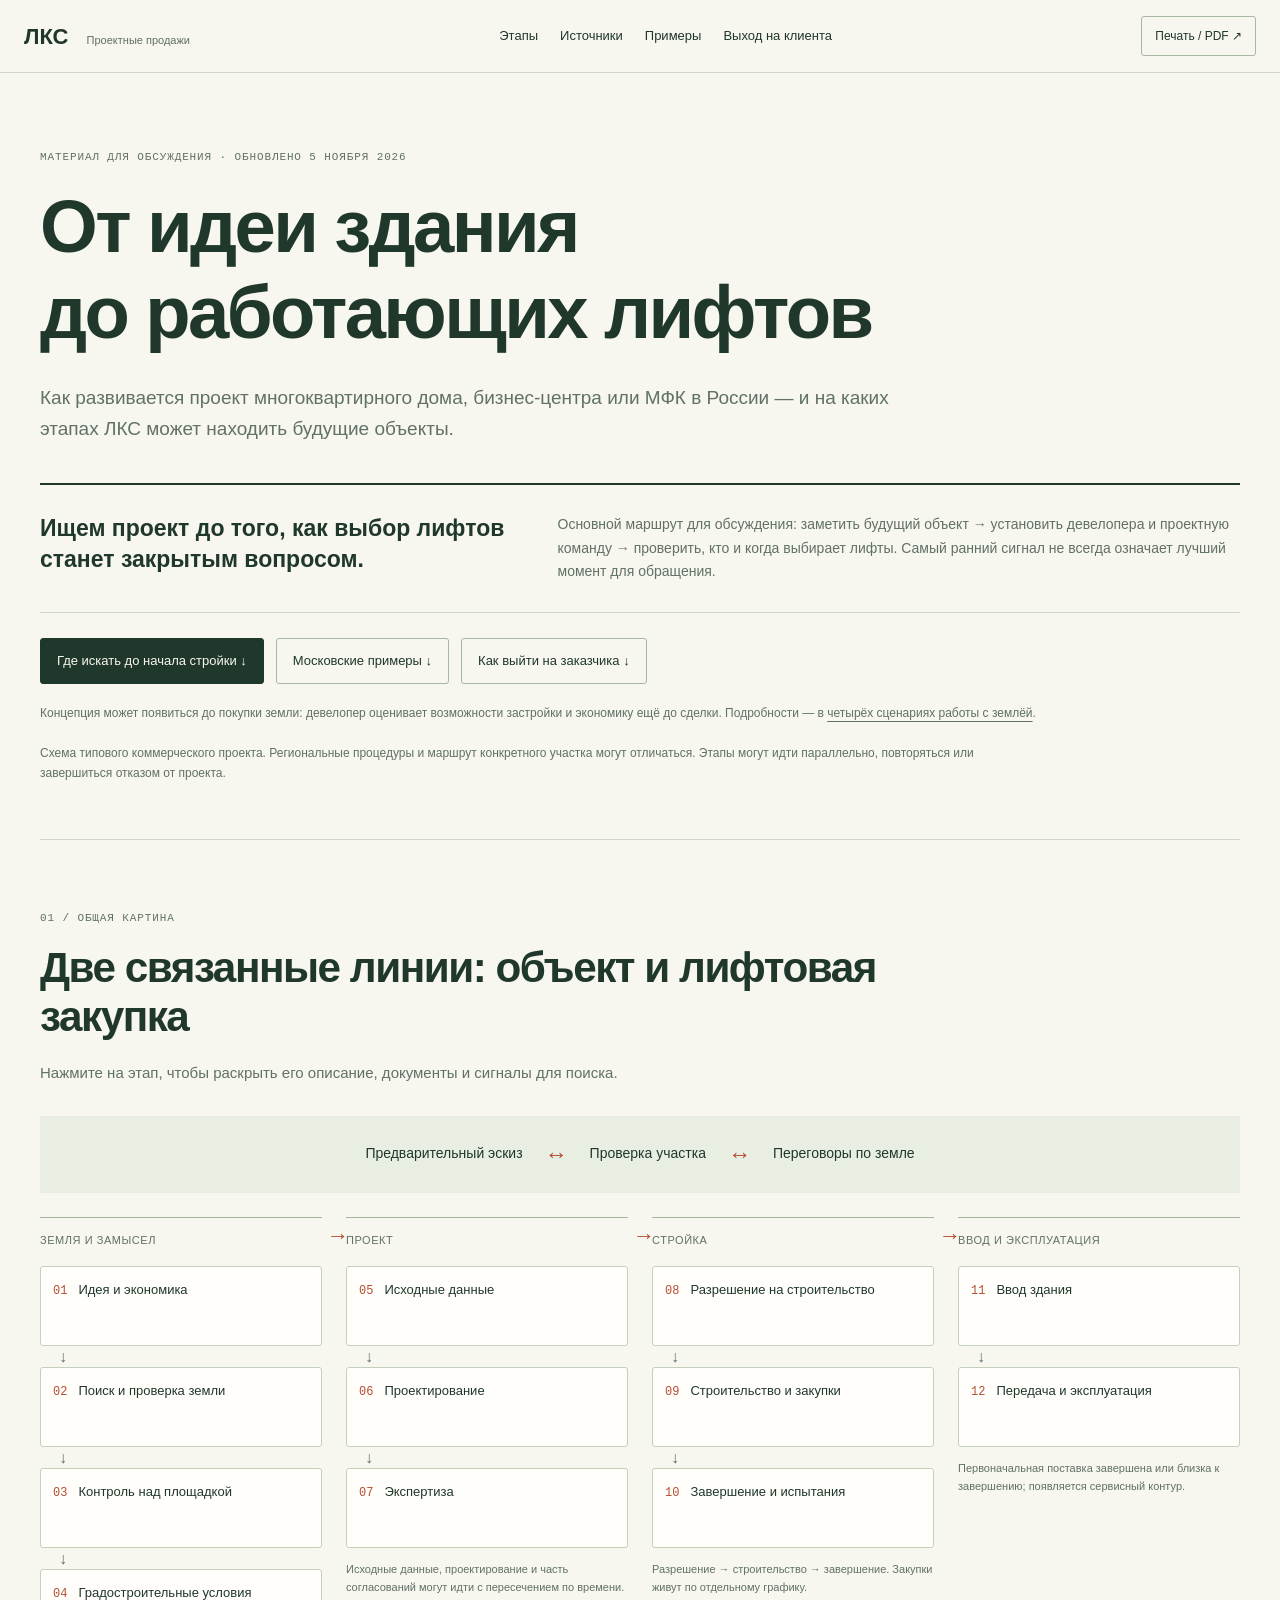
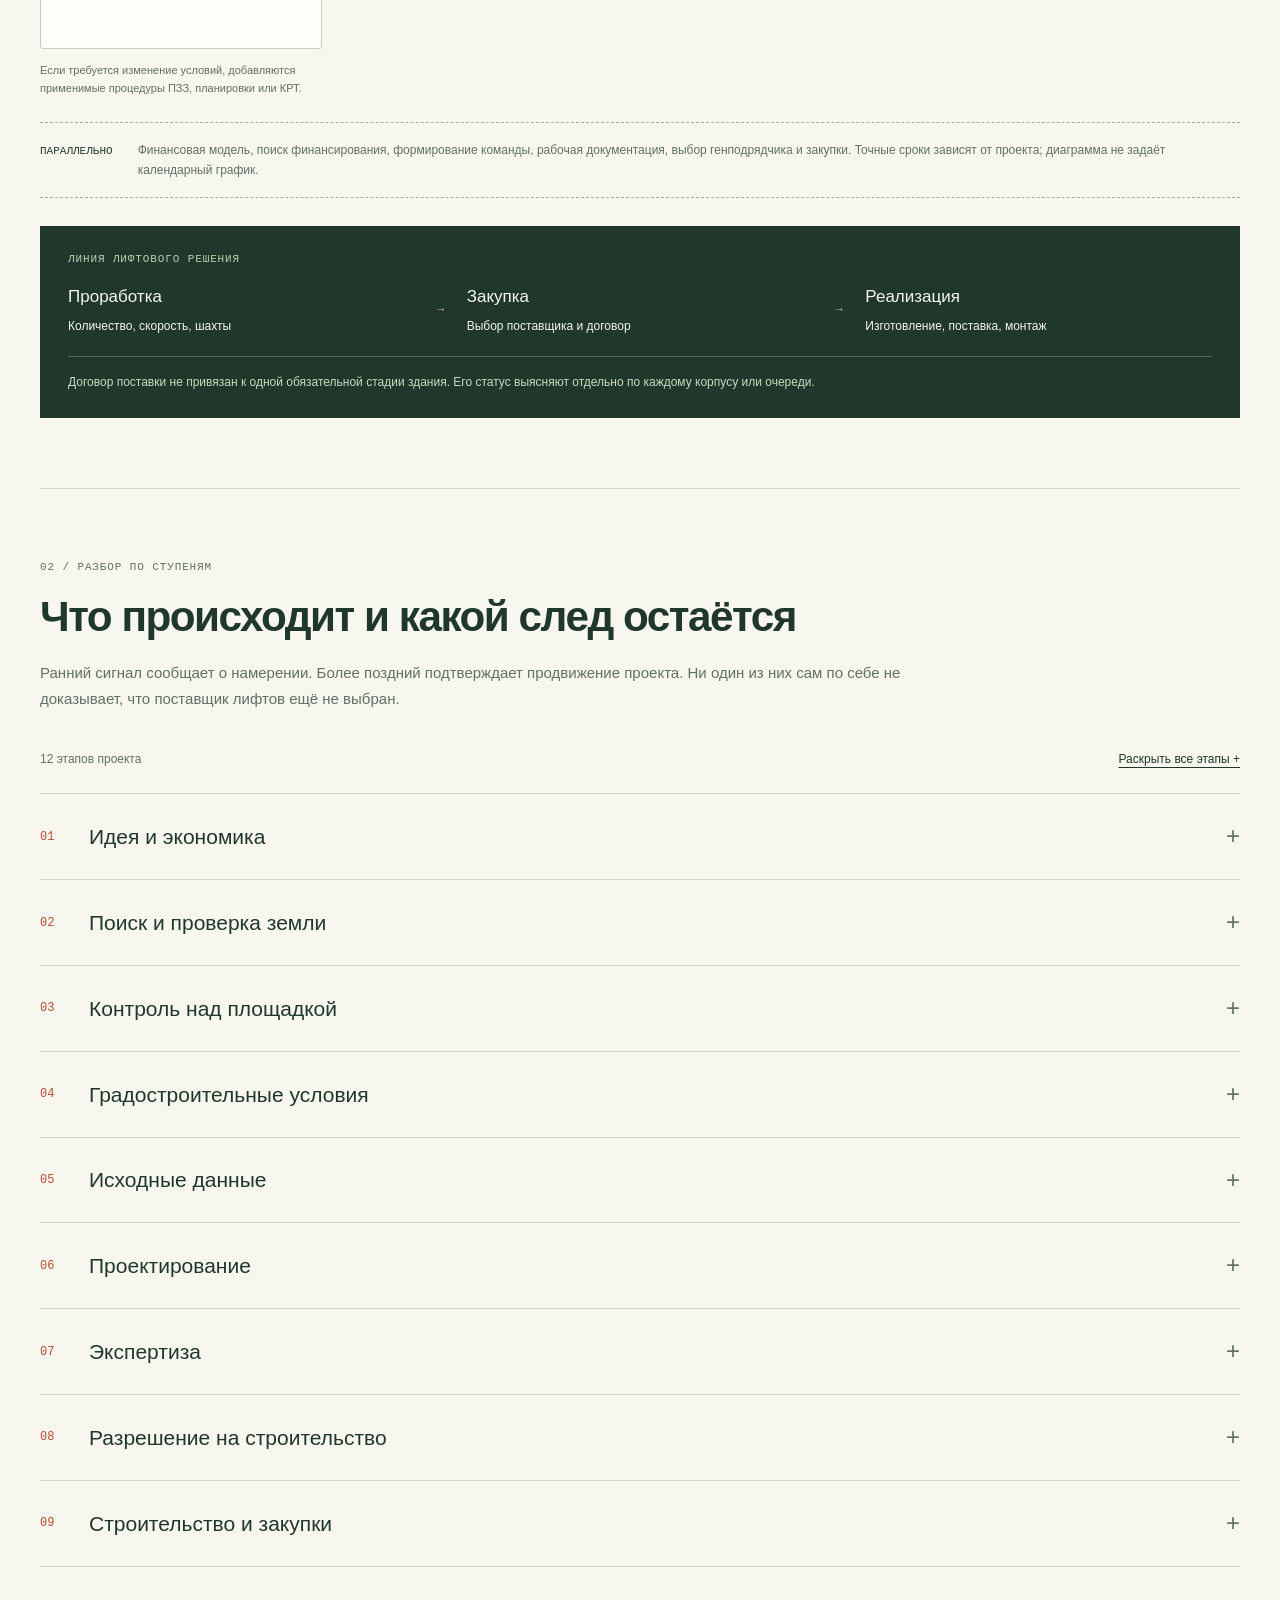
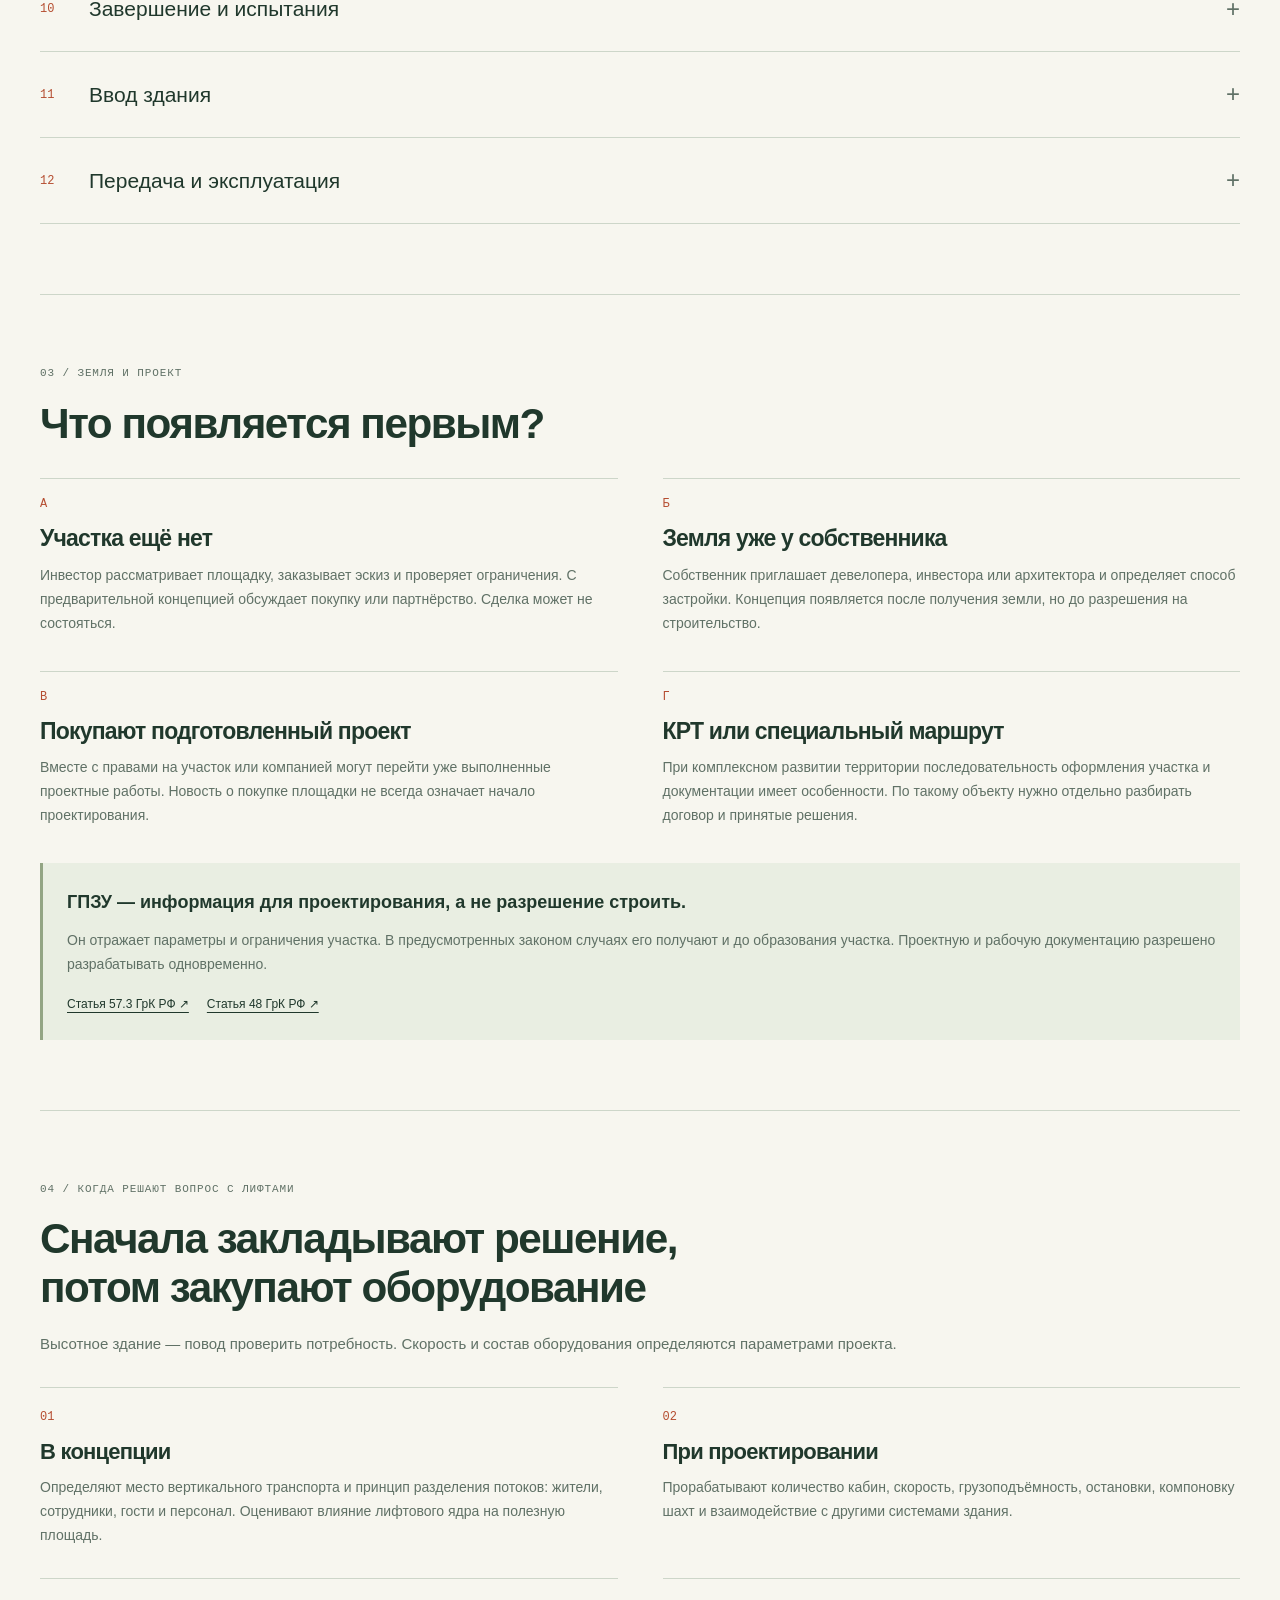
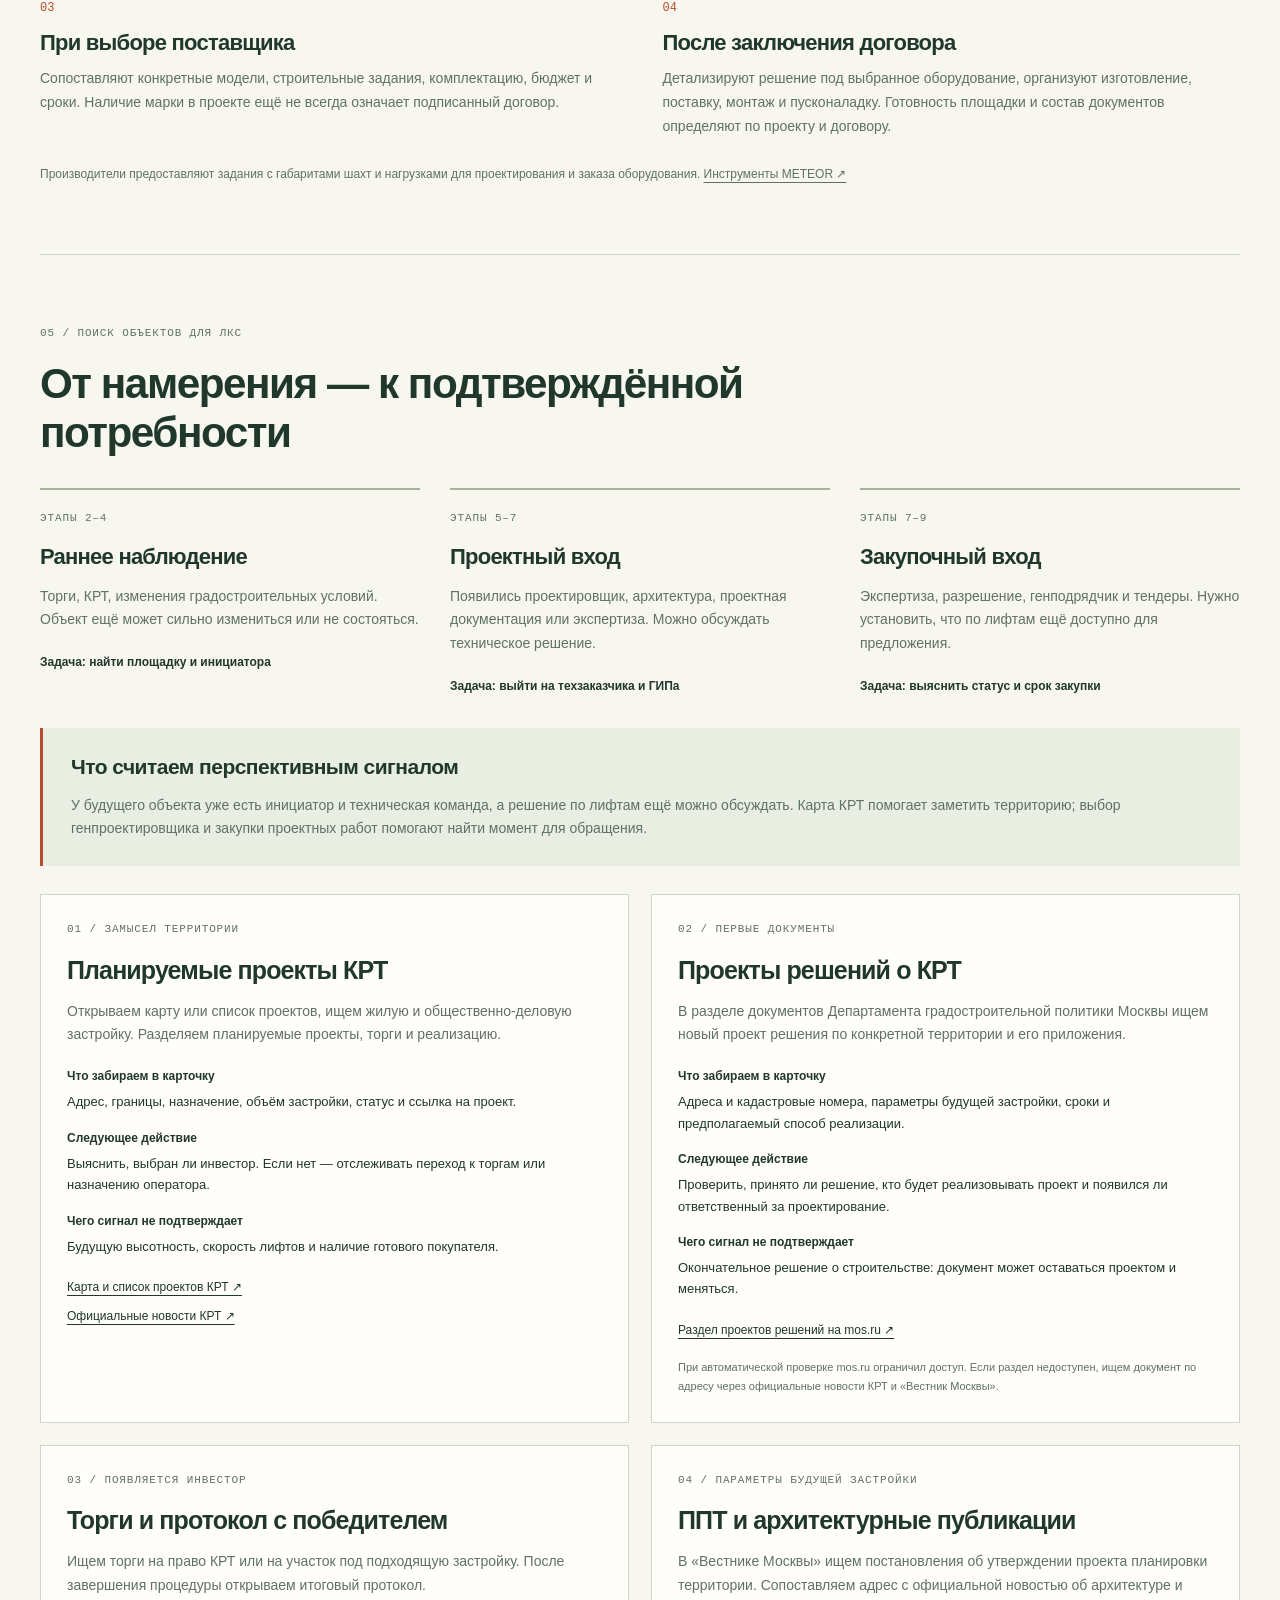
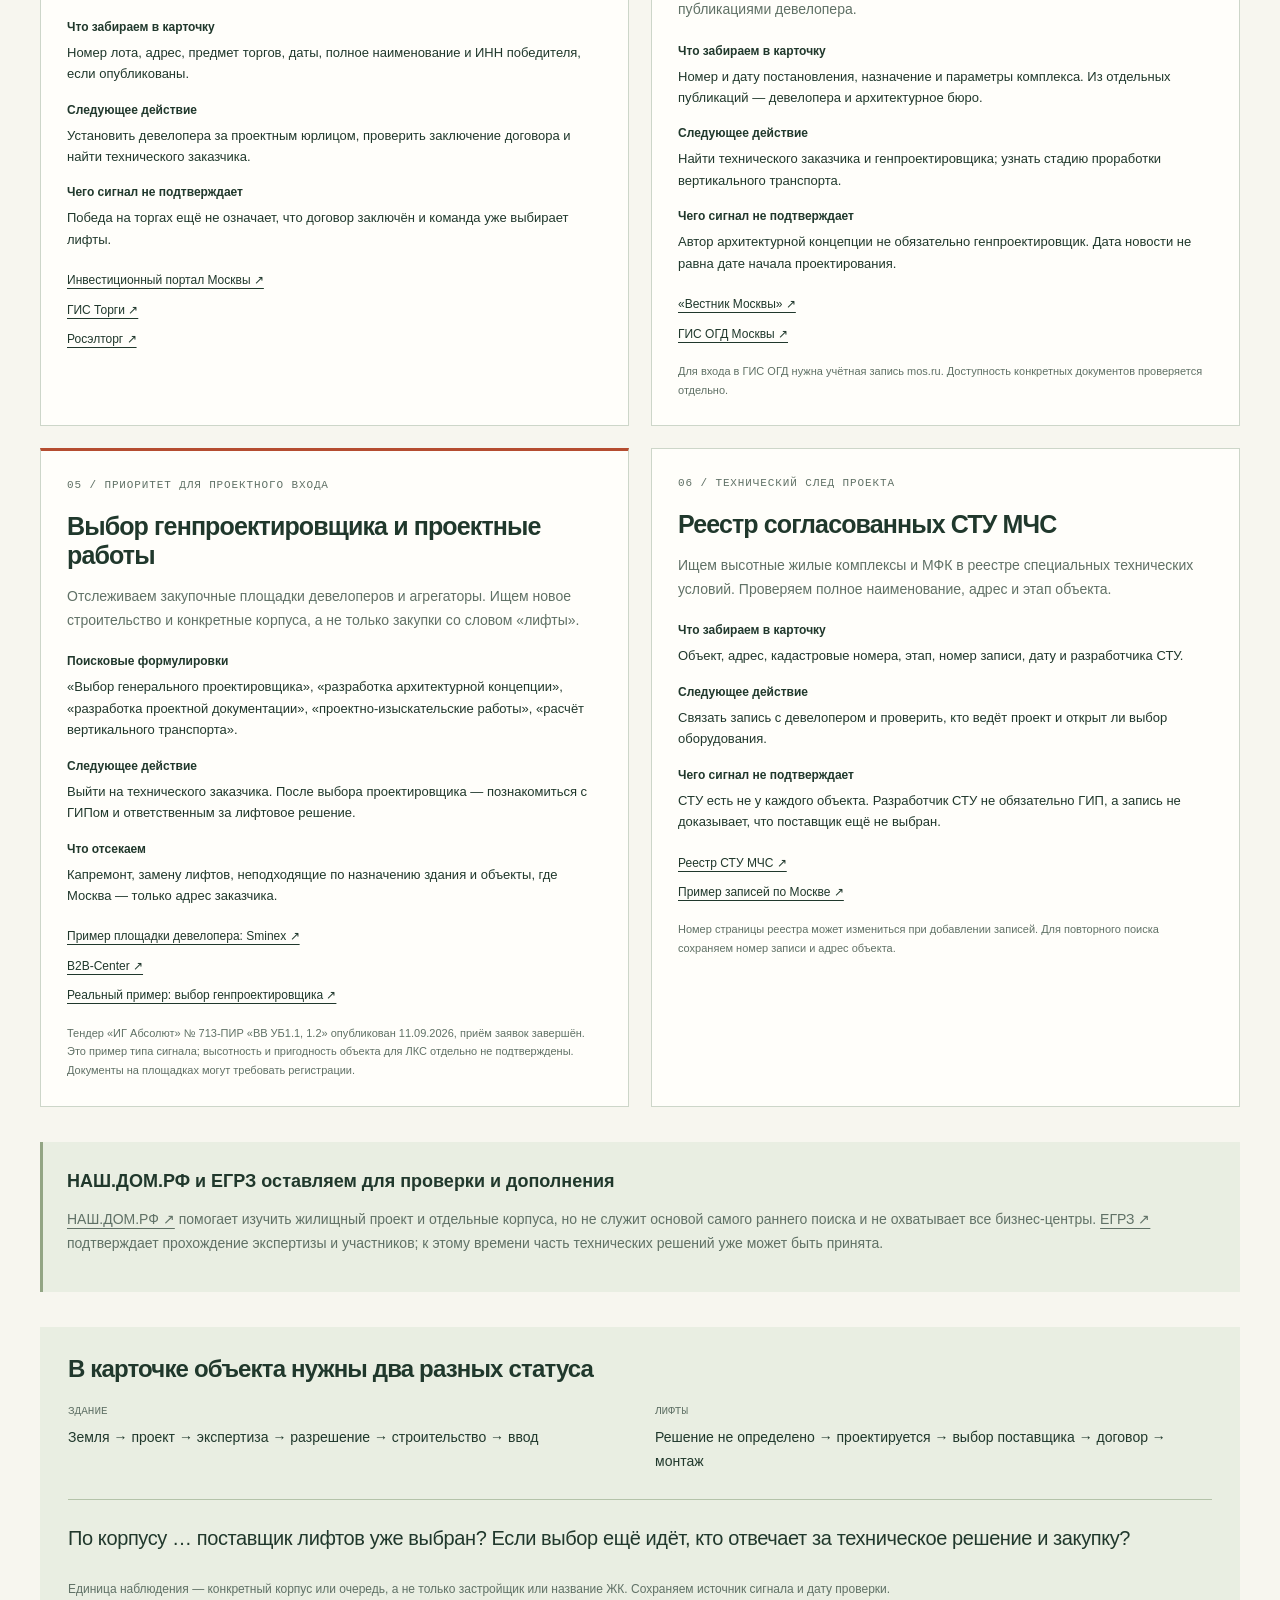
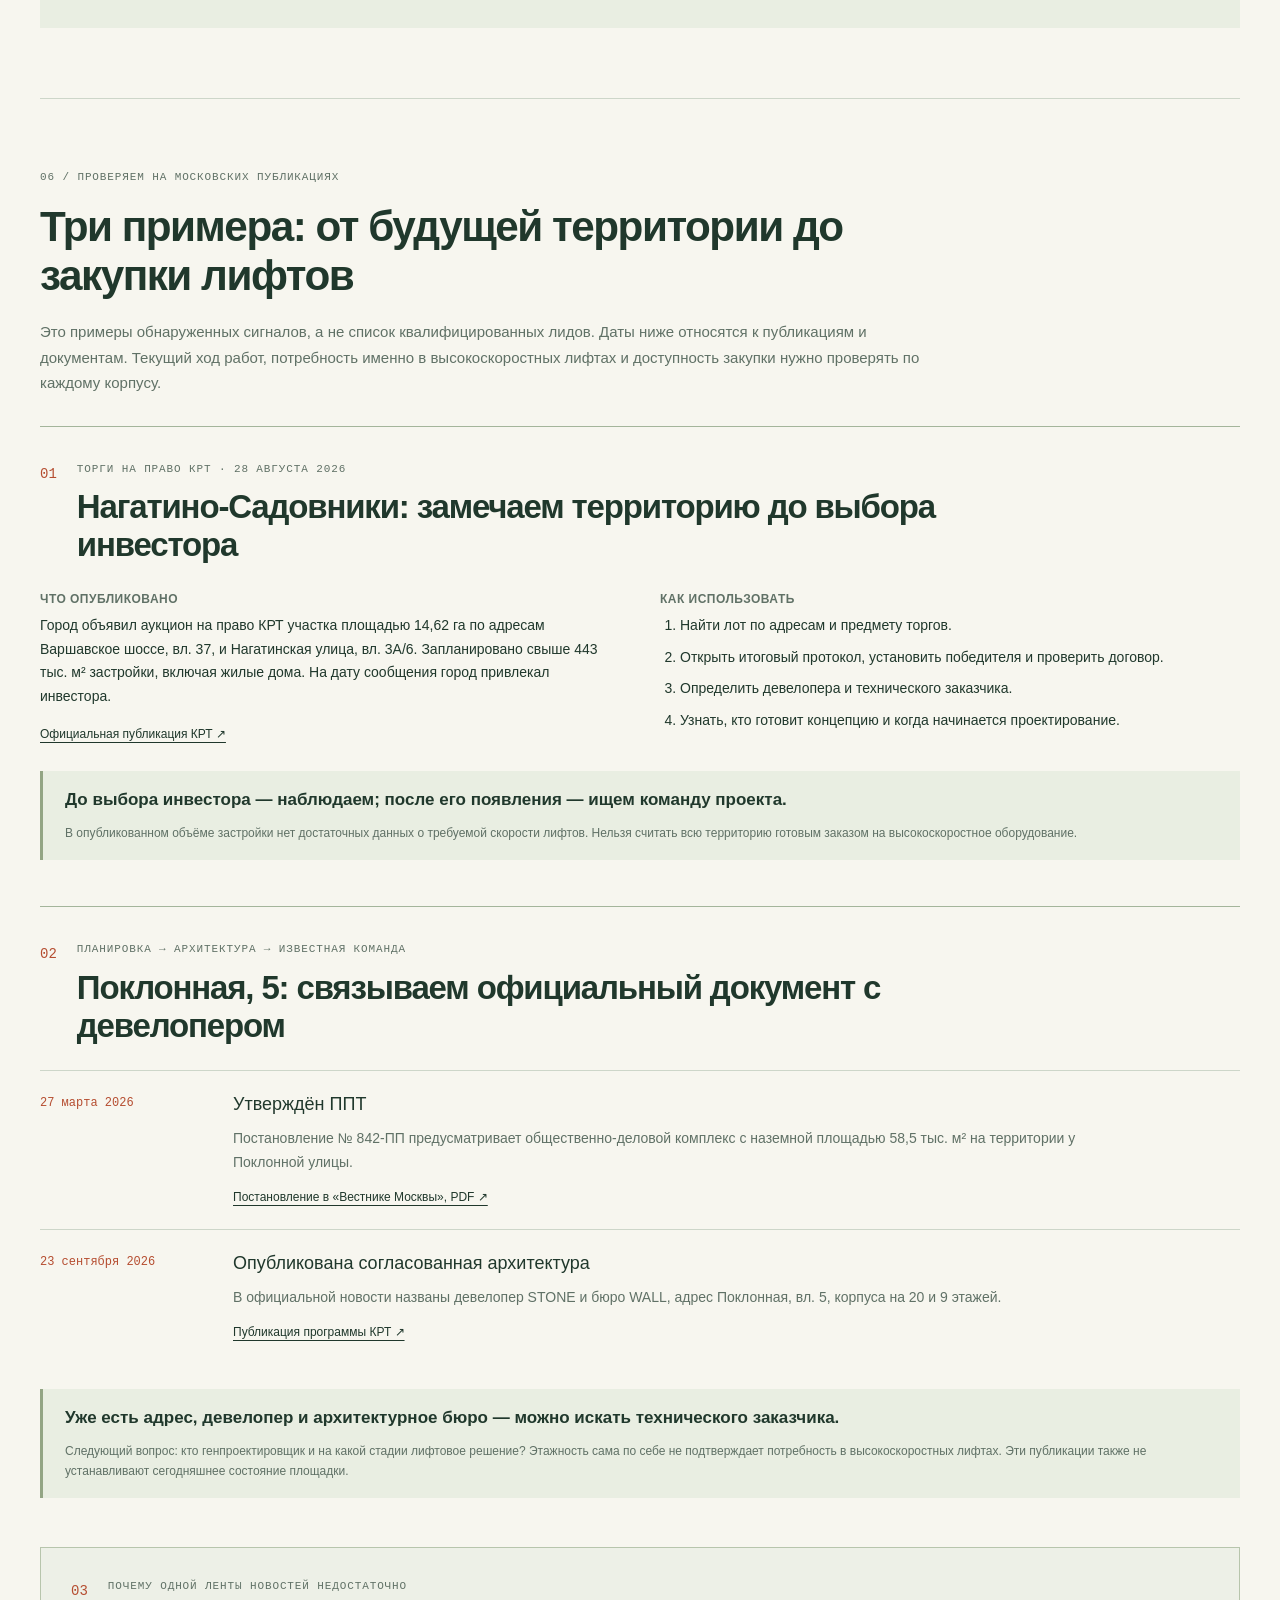
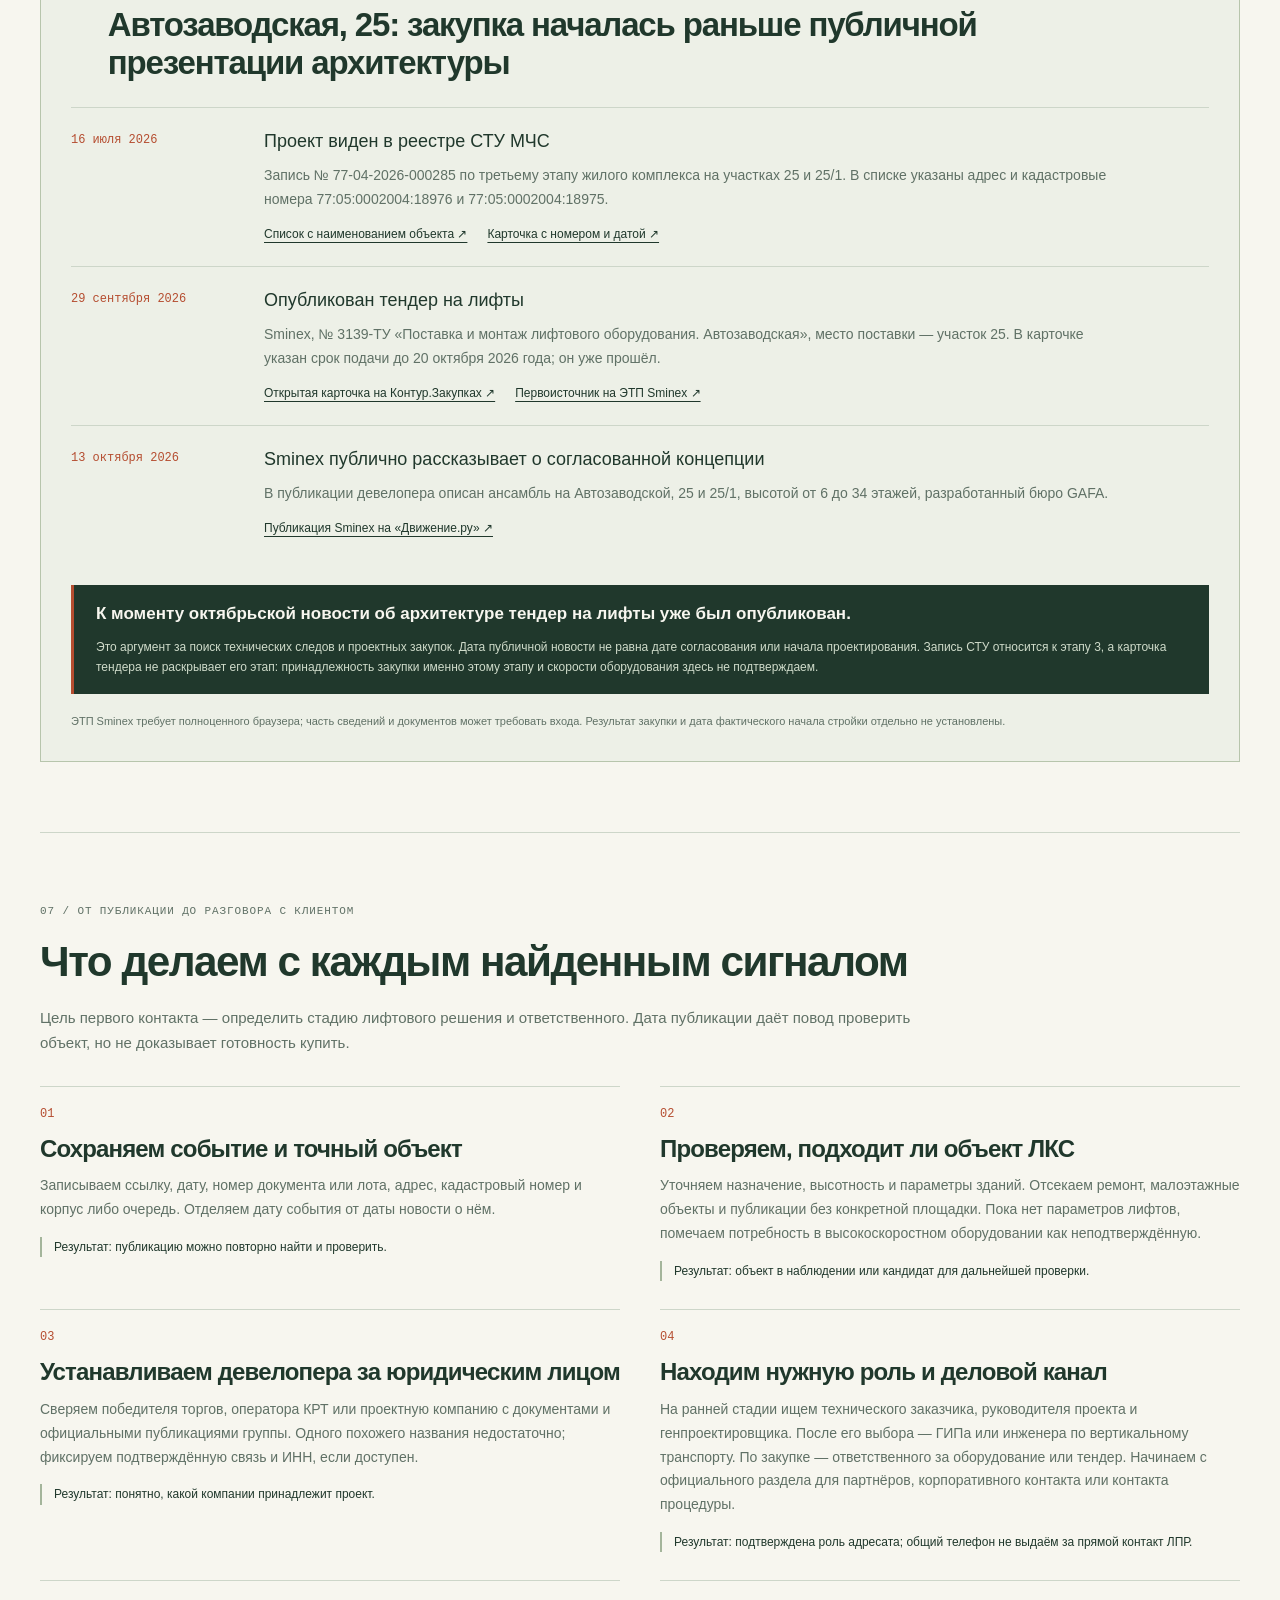
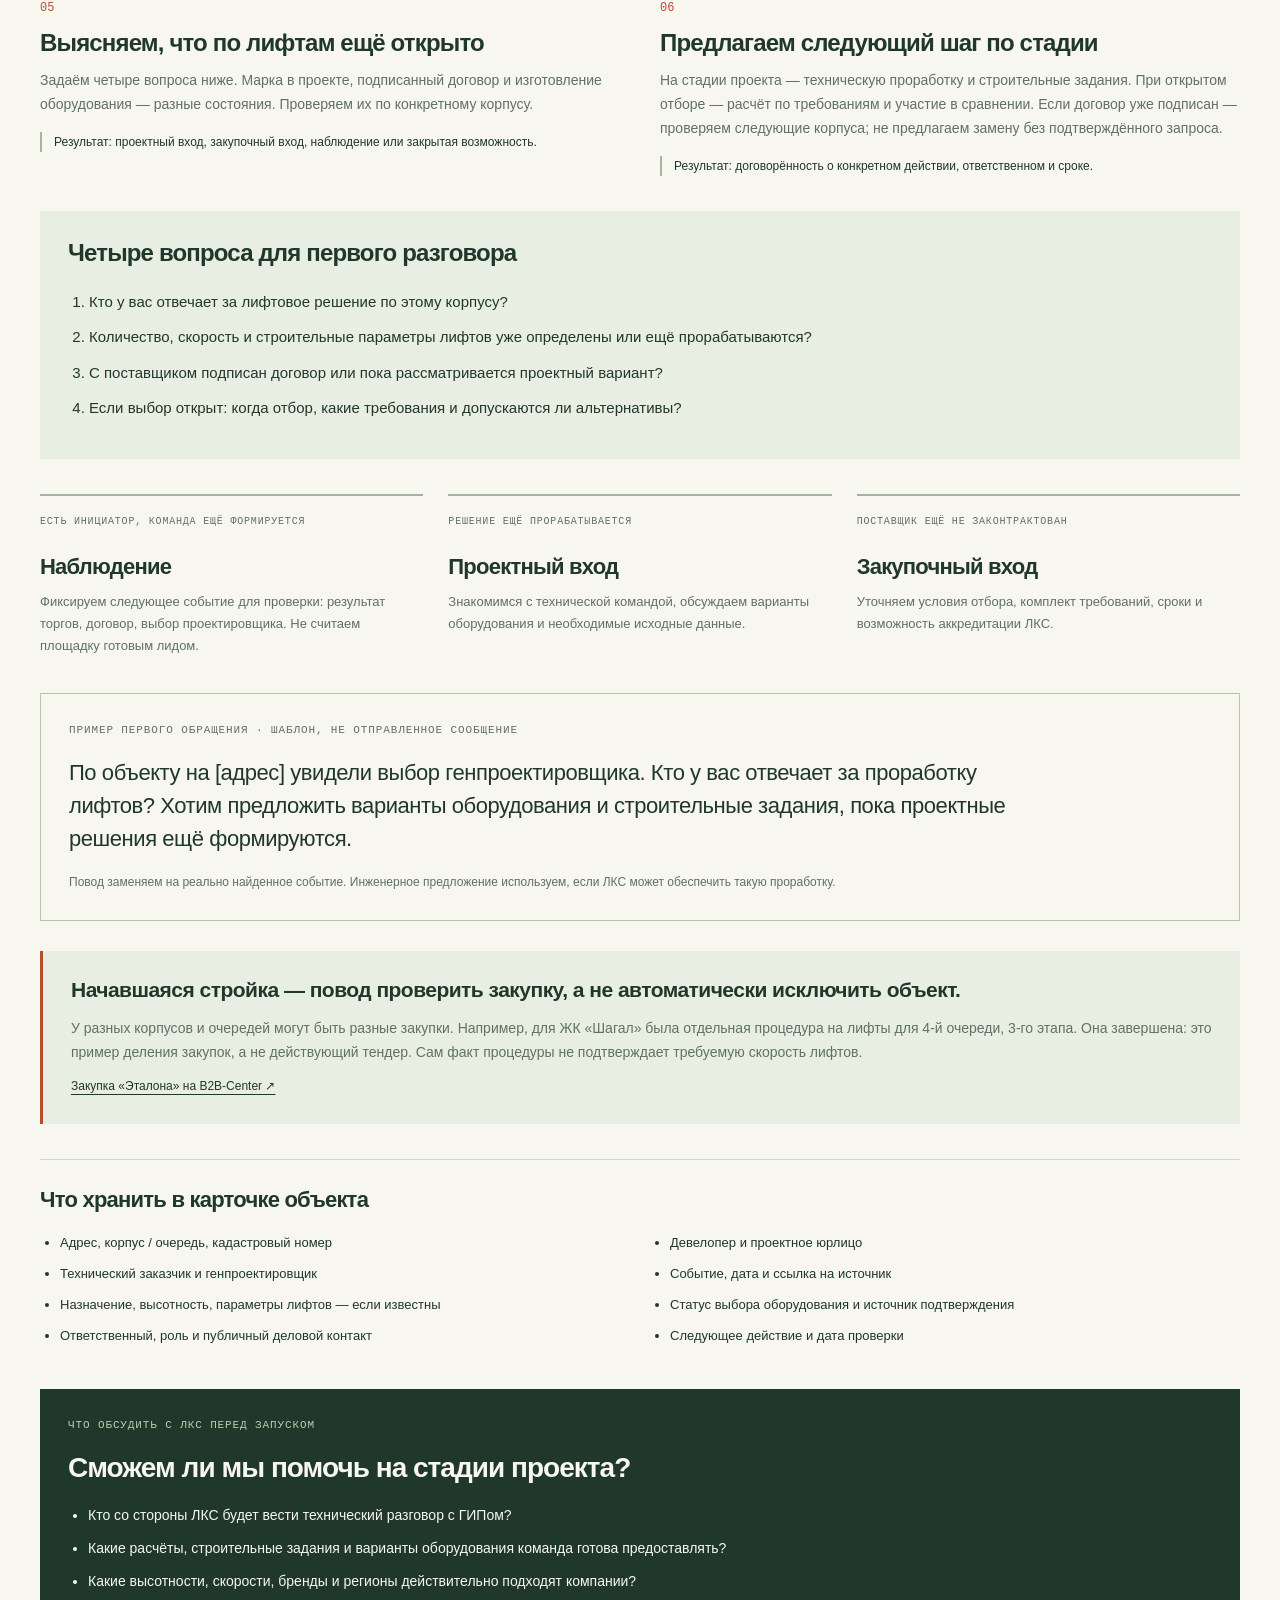
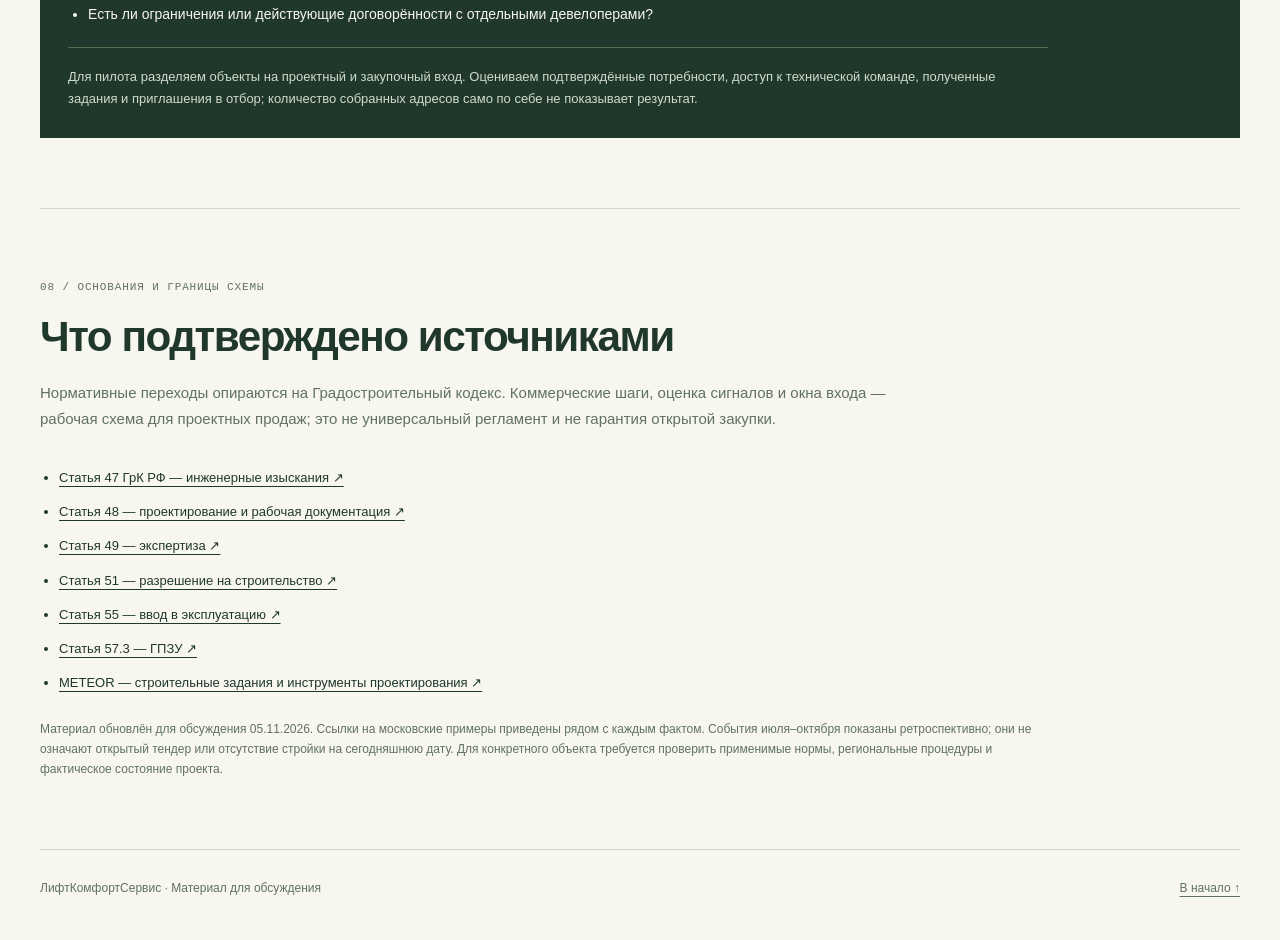
<file: docs/construction-roadmap.html>
<!doctype html>
<html lang="ru"><head><meta charset="utf-8"><meta name="viewport" content="width=device-width,initial-scale=1"><meta name="robots" content="noindex,nofollow"><meta name="description" content="Этапы девелоперского проекта, источники ранних сигналов в Москве и путь от публикации до разговора с заказчиком лифтов. Материал для обсуждения с ЛКС."><title>Ранние сигналы и проектные продажи — ЛКС</title><link rel="stylesheet" href="construction-roadmap.css?v=2"><script defer src="construction-roadmap.js?v=1"></script></head>
<body><header class="topbar"><a class="brand" href="#top">ЛКС <span>Проектные продажи</span></a><nav aria-label="Разделы"><a href="#roadmap">Этапы</a><a href="#signals">Источники</a><a href="#examples">Примеры</a><a href="#client-route">Выход на клиента</a></nav><button class="print-button" type="button" id="print-page">Печать / PDF ↗</button></header>
<main id="top"><section class="intro"><p class="eyebrow">Материал для обсуждения · Обновлено 5 ноября 2026</p><h1>От идеи здания<br>до работающих лифтов</h1><p class="lead">Как развивается проект многоквартирного дома, бизнес-центра или МФК в России — и на каких этапах ЛКС может находить будущие объекты.</p><div class="intro-answer"><strong>Ищем проект до того, как выбор лифтов станет закрытым вопросом.</strong><p>Основной маршрут для обсуждения: заметить будущий объект → установить девелопера и проектную команду → проверить, кто и когда выбирает лифты. Самый ранний сигнал не всегда означает лучший момент для обращения.</p></div><div class="jump-links" aria-label="Быстрый переход"><a class="jump-primary" href="#signals">Где искать до начала стройки ↓</a><a href="#examples">Московские примеры ↓</a><a href="#client-route">Как выйти на заказчика ↓</a></div><p class="caption">Концепция может появиться до покупки земли: девелопер оценивает возможности застройки и экономику ещё до сделки. Подробности — в <a href="#land">четырёх сценариях работы с землёй</a>.</p><p class="caption">Схема типового коммерческого проекта. Региональные процедуры и маршрут конкретного участка могут отличаться. Этапы могут идти параллельно, повторяться или завершиться отказом от проекта.</p></section>
<section id="roadmap"><div class="section-heading"><p class="eyebrow">01 / Общая картина</p><h2>Две связанные линии: объект и лифтовая закупка</h2><p>Нажмите на этап, чтобы раскрыть его описание, документы и сигналы для поиска.</p></div><div class="concept-loop" aria-label="Ранние процессы идут параллельно"><span>Предварительный эскиз</span><b aria-hidden="true">↔</b><span>Проверка участка</span><b aria-hidden="true">↔</b><span>Переговоры по земле</span></div><div class="roadmap" id="roadmap-grid" aria-label="Диаграмма этапов девелоперского проекта"></div><div class="parallel-track"><span class="track-label">Параллельно</span><p>Финансовая модель, поиск финансирования, формирование команды, рабочая документация, выбор генподрядчика и закупки. Точные сроки зависят от проекта; диаграмма не задаёт календарный график.</p></div><div class="lift-track"><p class="eyebrow">Линия лифтового решения</p><div class="lift-track-steps"><span><b>Проработка</b>Количество, скорость, шахты</span><i aria-hidden="true">→</i><span><b>Закупка</b>Выбор поставщика и договор</span><i aria-hidden="true">→</i><span><b>Реализация</b>Изготовление, поставка, монтаж</span></div><p>Договор поставки не привязан к одной обязательной стадии здания. Его статус выясняют отдельно по каждому корпусу или очереди.</p></div></section>
<section id="stages"><div class="section-heading"><p class="eyebrow">02 / Разбор по ступеням</p><h2>Что происходит и какой след остаётся</h2><p>Ранний сигнал сообщает о намерении. Более поздний подтверждает продвижение проекта. Ни один из них сам по себе не доказывает, что поставщик лифтов ещё не выбран.</p></div><div class="stage-toolbar"><span>12 этапов проекта</span><button type="button" id="expand-all" aria-expanded="false">Раскрыть все этапы +</button></div><div id="stage-list"></div></section>
<section class="land-section" id="land"><div class="section-heading"><p class="eyebrow">03 / Земля и проект</p><h2>Что появляется первым?</h2></div><div class="scenario-grid"><article><span>А</span><h3>Участка ещё нет</h3><p>Инвестор рассматривает площадку, заказывает эскиз и проверяет ограничения. С предварительной концепцией обсуждает покупку или партнёрство. Сделка может не состояться.</p></article><article><span>Б</span><h3>Земля уже у собственника</h3><p>Собственник приглашает девелопера, инвестора или архитектора и определяет способ застройки. Концепция появляется после получения земли, но до разрешения на строительство.</p></article><article><span>В</span><h3>Покупают подготовленный проект</h3><p>Вместе с правами на участок или компанией могут перейти уже выполненные проектные работы. Новость о покупке площадки не всегда означает начало проектирования.</p></article><article><span>Г</span><h3>КРТ или специальный маршрут</h3><p>При комплексном развитии территории последовательность оформления участка и документации имеет особенности. По такому объекту нужно отдельно разбирать договор и принятые решения.</p></article></div><div class="source-note"><strong>ГПЗУ — информация для проектирования, а не разрешение строить.</strong><p>Он отражает параметры и ограничения участка. В предусмотренных законом случаях его получают и до образования участка. Проектную и рабочую документацию разрешено разрабатывать одновременно.</p><a href="https://www.consultant.ru/document/cons_doc_LAW_51040/fb76ce1fdb5356574b298a9dcdafcfc8fc6c937b/" target="_blank" rel="noopener">Статья 57.3 ГрК РФ ↗</a><a href="https://www.consultant.ru/document/cons_doc_LAW_51040/b884020ea7453099ba8bc9ca021b84982cadea7d/" target="_blank" rel="noopener">Статья 48 ГрК РФ ↗</a></div></section>
<section id="elevators"><div class="section-heading"><p class="eyebrow">04 / Когда решают вопрос с лифтами</p><h2>Сначала закладывают решение,<br>потом закупают оборудование</h2><p>Высотное здание — повод проверить потребность. Скорость и состав оборудования определяются параметрами проекта.</p></div><ol class="elevator-stages"><li><h3>В концепции</h3><p>Определяют место вертикального транспорта и принцип разделения потоков: жители, сотрудники, гости и персонал. Оценивают влияние лифтового ядра на полезную площадь.</p></li><li><h3>При проектировании</h3><p>Прорабатывают количество кабин, скорость, грузоподъёмность, остановки, компоновку шахт и взаимодействие с другими системами здания.</p></li><li><h3>При выборе поставщика</h3><p>Сопоставляют конкретные модели, строительные задания, комплектацию, бюджет и сроки. Наличие марки в проекте ещё не всегда означает подписанный договор.</p></li><li><h3>После заключения договора</h3><p>Детализируют решение под выбранное оборудование, организуют изготовление, поставку, монтаж и пусконаладку. Готовность площадки и состав документов определяют по проекту и договору.</p></li></ol><p class="source-line">Производители предоставляют задания с габаритами шахт и нагрузками для проектирования и заказа оборудования. <a href="https://meteor.ru/equipment/onlinetools/" target="_blank" rel="noopener">Инструменты METEOR ↗</a></p></section>
<section id="signals"><div class="section-heading"><p class="eyebrow">05 / Поиск объектов для ЛКС</p><h2>От намерения — к подтверждённой потребности</h2></div><div class="signal-tiers"><article><p class="eyebrow">Этапы 2–4</p><h3>Раннее наблюдение</h3><p>Торги, КРТ, изменения градостроительных условий. Объект ещё может сильно измениться или не состояться.</p><strong>Задача: найти площадку и инициатора</strong></article><article><p class="eyebrow">Этапы 5–7</p><h3>Проектный вход</h3><p>Появились проектировщик, архитектура, проектная документация или экспертиза. Можно обсуждать техническое решение.</p><strong>Задача: выйти на техзаказчика и ГИПа</strong></article><article><p class="eyebrow">Этапы 7–9</p><h3>Закупочный вход</h3><p>Экспертиза, разрешение, генподрядчик и тендеры. Нужно установить, что по лифтам ещё доступно для предложения.</p><strong>Задача: выяснить статус и срок закупки</strong></article></div><div class="research-callout"><strong>Что считаем перспективным сигналом</strong><p>У будущего объекта уже есть инициатор и техническая команда, а решение по лифтам ещё можно обсуждать. Карта КРТ помогает заметить территорию; выбор генпроектировщика и закупки проектных работ помогают найти момент для обращения.</p></div>
<div class="source-cards">
<article class="source-card"><p class="eyebrow">01 / Замысел территории</p><h3>Планируемые проекты КРТ</h3><p>Открываем карту или список проектов, ищем жилую и общественно-деловую застройку. Разделяем планируемые проекты, торги и реализацию.</p><dl><dt>Что забираем в карточку</dt><dd>Адрес, границы, назначение, объём застройки, статус и ссылка на проект.</dd><dt>Следующее действие</dt><dd>Выяснить, выбран ли инвестор. Если нет — отслеживать переход к торгам или назначению оператора.</dd><dt>Чего сигнал не подтверждает</dt><dd>Будущую высотность, скорость лифтов и наличие готового покупателя.</dd></dl><a href="https://api.krt.mos.ru/projects/" target="_blank" rel="noopener">Карта и список проектов КРТ ↗</a><a href="https://krt.mos.ru/news/" target="_blank" rel="noopener">Официальные новости КРТ ↗</a></article>
<article class="source-card"><p class="eyebrow">02 / Первые документы</p><h3>Проекты решений о КРТ</h3><p>В разделе документов Департамента градостроительной политики Москвы ищем новый проект решения по конкретной территории и его приложения.</p><dl><dt>Что забираем в карточку</dt><dd>Адреса и кадастровые номера, параметры будущей застройки, сроки и предполагаемый способ реализации.</dd><dt>Следующее действие</dt><dd>Проверить, принято ли решение, кто будет реализовывать проект и появился ли ответственный за проектирование.</dd><dt>Чего сигнал не подтверждает</dt><dd>Окончательное решение о строительстве: документ может оставаться проектом и меняться.</dd></dl><a href="https://www.mos.ru/dgp/documents/proekty-reshenii-o-kompleksnom-razvitii-territorii-nezhiloi-zastroiki/" target="_blank" rel="noopener">Раздел проектов решений на mos.ru ↗</a><p class="access-note">При автоматической проверке mos.ru ограничил доступ. Если раздел недоступен, ищем документ по адресу через официальные новости КРТ и «Вестник Москвы».</p></article>
<article class="source-card"><p class="eyebrow">03 / Появляется инвестор</p><h3>Торги и протокол с победителем</h3><p>Ищем торги на право КРТ или на участок под подходящую застройку. После завершения процедуры открываем итоговый протокол.</p><dl><dt>Что забираем в карточку</dt><dd>Номер лота, адрес, предмет торгов, даты, полное наименование и ИНН победителя, если опубликованы.</dd><dt>Следующее действие</dt><dd>Установить девелопера за проектным юрлицом, проверить заключение договора и найти технического заказчика.</dd><dt>Чего сигнал не подтверждает</dt><dd>Победа на торгах ещё не означает, что договор заключён и команда уже выбирает лифты.</dd></dl><a href="https://investmoscow.ru/" target="_blank" rel="noopener">Инвестиционный портал Москвы ↗</a><a href="https://torgi.gov.ru/new/public" target="_blank" rel="noopener">ГИС Торги ↗</a><a href="https://www.roseltorg.ru/" target="_blank" rel="noopener">Росэлторг ↗</a></article>
<article class="source-card"><p class="eyebrow">04 / Параметры будущей застройки</p><h3>ППТ и архитектурные публикации</h3><p>В «Вестнике Москвы» ищем постановления об утверждении проекта планировки территории. Сопоставляем адрес с официальной новостью об архитектуре и публикациями девелопера.</p><dl><dt>Что забираем в карточку</dt><dd>Номер и дату постановления, назначение и параметры комплекса. Из отдельных публикаций — девелопера и архитектурное бюро.</dd><dt>Следующее действие</dt><dd>Найти технического заказчика и генпроектировщика; узнать стадию проработки вертикального транспорта.</dd><dt>Чего сигнал не подтверждает</dt><dd>Автор архитектурной концепции не обязательно генпроектировщик. Дата новости не равна дате начала проектирования.</dd></dl><a href="https://vestnikmoscow.mos.ru/" target="_blank" rel="noopener">«Вестник Москвы» ↗</a><a href="https://gisogd.mos.ru/request-document" target="_blank" rel="noopener">ГИС ОГД Москвы ↗</a><p class="access-note">Для входа в ГИС ОГД нужна учётная запись mos.ru. Доступность конкретных документов проверяется отдельно.</p></article>
<article class="source-card priority-source"><p class="eyebrow">05 / Приоритет для проектного входа</p><h3>Выбор генпроектировщика и проектные работы</h3><p>Отслеживаем закупочные площадки девелоперов и агрегаторы. Ищем новое строительство и конкретные корпуса, а не только закупки со словом «лифты».</p><dl><dt>Поисковые формулировки</dt><dd>«Выбор генерального проектировщика», «разработка архитектурной концепции», «разработка проектной документации», «проектно-изыскательские работы», «расчёт вертикального транспорта».</dd><dt>Следующее действие</dt><dd>Выйти на технического заказчика. После выбора проектировщика — познакомиться с ГИПом и ответственным за лифтовое решение.</dd><dt>Что отсекаем</dt><dd>Капремонт, замену лифтов, неподходящие по назначению здания и объекты, где Москва — только адрес заказчика.</dd></dl><a href="https://tender.sminex.com/" target="_blank" rel="noopener">Пример площадки девелопера: Sminex ↗</a><a href="https://www.b2b-center.ru/" target="_blank" rel="noopener">B2B-Center ↗</a><a href="https://zakupki.kontur.ru/IS74199968" target="_blank" rel="noopener">Реальный пример: выбор генпроектировщика ↗</a><p class="access-note">Тендер «ИГ Абсолют» № 713-ПИР «ВВ УБ1.1, 1.2» опубликован 11.09.2026, приём заявок завершён. Это пример типа сигнала; высотность и пригодность объекта для ЛКС отдельно не подтверждены. Документы на площадках могут требовать регистрации.</p></article>
<article class="source-card"><p class="eyebrow">06 / Технический след проекта</p><h3>Реестр согласованных СТУ МЧС</h3><p>Ищем высотные жилые комплексы и МФК в реестре специальных технических условий. Проверяем полное наименование, адрес и этап объекта.</p><dl><dt>Что забираем в карточку</dt><dd>Объект, адрес, кадастровые номера, этап, номер записи, дату и разработчика СТУ.</dd><dt>Следующее действие</dt><dd>Связать запись с девелопером и проверить, кто ведёт проект и открыт ли выбор оборудования.</dd><dt>Чего сигнал не подтверждает</dt><dd>СТУ есть не у каждого объекта. Разработчик СТУ не обязательно ГИП, а запись не доказывает, что поставщик ещё не выбран.</dd></dl><a href="https://digital.mchs.gov.ru/fgpn/stu" target="_blank" rel="noopener">Реестр СТУ МЧС ↗</a><a href="https://digital.mchs.gov.ru/fgpn/stu?page=66" target="_blank" rel="noopener">Пример записей по Москве ↗</a><p class="access-note">Номер страницы реестра может измениться при добавлении записей. Для повторного поиска сохраняем номер записи и адрес объекта.</p></article>
</div>
<div class="source-note"><strong>НАШ.ДОМ.РФ и ЕГРЗ оставляем для проверки и дополнения</strong><p><a href="https://наш.дом.рф/" target="_blank" rel="noopener">НАШ.ДОМ.РФ ↗</a> помогает изучить жилищный проект и отдельные корпуса, но не служит основой самого раннего поиска и не охватывает все бизнес-центры. <a href="https://egrz.ru/organisation/reestr-advance/latest" target="_blank" rel="noopener">ЕГРЗ ↗</a> подтверждает прохождение экспертизы и участников; к этому времени часть технических решений уже может быть принята.</p></div><div class="qualification"><h3>В карточке объекта нужны два разных статуса</h3><div class="qualification-columns"><div><span>Здание</span><p>Земля → проект → экспертиза → разрешение → строительство → ввод</p></div><div><span>Лифты</span><p>Решение не определено → проектируется → выбор поставщика → договор → монтаж</p></div></div><blockquote>По корпусу … поставщик лифтов уже выбран? Если выбор ещё идёт, кто отвечает за техническое решение и закупку?</blockquote><p>Единица наблюдения — конкретный корпус или очередь, а не только застройщик или название ЖК. Сохраняем источник сигнала и дату проверки.</p></div></section>
<section id="examples"><div class="section-heading"><p class="eyebrow">06 / Проверяем на московских публикациях</p><h2>Три примера: от будущей территории до закупки лифтов</h2><p>Это примеры обнаруженных сигналов, а не список квалифицированных лидов. Даты ниже относятся к публикациям и документам. Текущий ход работ, потребность именно в высокоскоростных лифтах и доступность закупки нужно проверять по каждому корпусу.</p></div>
<article class="case-study" id="case-nagatino"><div class="case-heading"><span class="case-number">01</span><div><p class="eyebrow">Торги на право КРТ · 28 августа 2026</p><h3>Нагатино-Садовники: замечаем территорию до выбора инвестора</h3></div></div><div class="case-columns"><div><h4>Что опубликовано</h4><p>Город объявил аукцион на право КРТ участка площадью 14,62 га по адресам Варшавское шоссе, вл. 37, и Нагатинская улица, вл. 3А/6. Запланировано свыше 443 тыс. м² застройки, включая жилые дома. На дату сообщения город привлекал инвестора.</p><a class="evidence-link" href="https://api.krt.mos.ru/news/v-rayone-nagatino-sadovniki-postroyat-mnogofunktsionalnyy-kvartal-po-programme-krt/" target="_blank" rel="noopener">Официальная публикация КРТ ↗</a></div><div><h4>Как использовать</h4><ol class="compact-steps"><li>Найти лот по адресам и предмету торгов.</li><li>Открыть итоговый протокол, установить победителя и проверить договор.</li><li>Определить девелопера и технического заказчика.</li><li>Узнать, кто готовит концепцию и когда начинается проектирование.</li></ol></div></div><div class="case-takeaway"><strong>До выбора инвестора — наблюдаем; после его появления — ищем команду проекта.</strong><p>В опубликованном объёме застройки нет достаточных данных о требуемой скорости лифтов. Нельзя считать всю территорию готовым заказом на высокоскоростное оборудование.</p></div></article>
<article class="case-study" id="case-poklonnaya"><div class="case-heading"><span class="case-number">02</span><div><p class="eyebrow">Планировка → архитектура → известная команда</p><h3>Поклонная, 5: связываем официальный документ с девелопером</h3></div></div><ol class="evidence-timeline"><li><time datetime="2026-03-27">27 марта 2026</time><div><h4>Утверждён ППТ</h4><p>Постановление № 842-ПП предусматривает общественно-деловой комплекс с наземной площадью 58,5 тыс. м² на территории у Поклонной улицы.</p><a href="https://vestnikmoscow.mos.ru/wp-content/uploads/2026/04/zhurnal-vestnik-moskvy-speczialnyj-vypusk-%E2%84%96-13.pdf" target="_blank" rel="noopener">Постановление в «Вестнике Москвы», PDF ↗</a></div></li><li><time datetime="2026-09-23">23 сентября 2026</time><div><h4>Опубликована согласованная архитектура</h4><p>В официальной новости названы девелопер STONE и бюро WALL, адрес Поклонная, вл. 5, корпуса на 20 и 9 этажей.</p><a href="https://api.krt.mos.ru/news/v-dorogomilove-vozvedut-biznes-tsentr-po-programme-krt/" target="_blank" rel="noopener">Публикация программы КРТ ↗</a></div></li></ol><div class="case-takeaway"><strong>Уже есть адрес, девелопер и архитектурное бюро — можно искать технического заказчика.</strong><p>Следующий вопрос: кто генпроектировщик и на какой стадии лифтовое решение? Этажность сама по себе не подтверждает потребность в высокоскоростных лифтах. Эти публикации также не устанавливают сегодняшнее состояние площадки.</p></div></article>
<article class="case-study featured-case" id="case-avtozavodskaya"><div class="case-heading"><span class="case-number">03</span><div><p class="eyebrow">Почему одной ленты новостей недостаточно</p><h3>Автозаводская, 25: закупка началась раньше публичной презентации архитектуры</h3></div></div><ol class="evidence-timeline"><li><time datetime="2026-07-16">16 июля 2026</time><div><h4>Проект виден в реестре СТУ МЧС</h4><p>Запись № 77-04-2026-000285 по третьему этапу жилого комплекса на участках 25 и 25/1. В списке указаны адрес и кадастровые номера 77:05:0002004:18976 и 77:05:0002004:18975.</p><a href="https://digital.mchs.gov.ru/fgpn/stu?page=66" target="_blank" rel="noopener">Список с наименованием объекта ↗</a><a href="https://digital.mchs.gov.ru/fgpn/stu/77-04-2026-000285" target="_blank" rel="noopener">Карточка с номером и датой ↗</a></div></li><li><time datetime="2026-09-29">29 сентября 2026</time><div><h4>Опубликован тендер на лифты</h4><p>Sminex, № 3139-ТУ «Поставка и монтаж лифтового оборудования. Автозаводская», место поставки — участок 25. В карточке указан срок подачи до 20 октября 2026 года; он уже прошёл.</p><a href="https://zakupki.kontur.ru/IS78079530" target="_blank" rel="noopener">Открытая карточка на Контур.Закупках ↗</a><a href="https://tender.sminex.com/trades/129655905/info" target="_blank" rel="noopener">Первоисточник на ЭТП Sminex ↗</a></div></li><li><time datetime="2026-10-13">13 октября 2026</time><div><h4>Sminex публично рассказывает о согласованной концепции</h4><p>В публикации девелопера описан ансамбль на Автозаводской, 25 и 25/1, высотой от 6 до 34 этажей, разработанный бюро GAFA.</p><a href="https://dvizhenie.ru/media/8957/gorizontalnye-neboskreby-poiaviatsia-na-naberezhnoi-v-danilovskom-raione" target="_blank" rel="noopener">Публикация Sminex на «Движение.ру» ↗</a></div></li></ol><div class="case-takeaway"><strong>К моменту октябрьской новости об архитектуре тендер на лифты уже был опубликован.</strong><p>Это аргумент за поиск технических следов и проектных закупок. Дата публичной новости не равна дате согласования или начала проектирования. Запись СТУ относится к этапу 3, а карточка тендера не раскрывает его этап: принадлежность закупки именно этому этапу и скорости оборудования здесь не подтверждаем.</p></div><p class="access-note">ЭТП Sminex требует полноценного браузера; часть сведений и документов может требовать входа. Результат закупки и дата фактического начала стройки отдельно не установлены.</p></article>
</section>
<section id="client-route"><div class="section-heading"><p class="eyebrow">07 / От публикации до разговора с клиентом</p><h2>Что делаем с каждым найденным сигналом</h2><p>Цель первого контакта — определить стадию лифтового решения и ответственного. Дата публикации даёт повод проверить объект, но не доказывает готовность купить.</p></div>
<ol class="route-steps"><li><h3>Сохраняем событие и точный объект</h3><p>Записываем ссылку, дату, номер документа или лота, адрес, кадастровый номер и корпус либо очередь. Отделяем дату события от даты новости о нём.</p><span class="step-result">Результат: публикацию можно повторно найти и проверить.</span></li><li><h3>Проверяем, подходит ли объект ЛКС</h3><p>Уточняем назначение, высотность и параметры зданий. Отсекаем ремонт, малоэтажные объекты и публикации без конкретной площадки. Пока нет параметров лифтов, помечаем потребность в высокоскоростном оборудовании как неподтверждённую.</p><span class="step-result">Результат: объект в наблюдении или кандидат для дальнейшей проверки.</span></li><li><h3>Устанавливаем девелопера за юридическим лицом</h3><p>Сверяем победителя торгов, оператора КРТ или проектную компанию с документами и официальными публикациями группы. Одного похожего названия недостаточно; фиксируем подтверждённую связь и ИНН, если доступен.</p><span class="step-result">Результат: понятно, какой компании принадлежит проект.</span></li><li><h3>Находим нужную роль и деловой канал</h3><p>На ранней стадии ищем технического заказчика, руководителя проекта и генпроектировщика. После его выбора — ГИПа или инженера по вертикальному транспорту. По закупке — ответственного за оборудование или тендер. Начинаем с официального раздела для партнёров, корпоративного контакта или контакта процедуры.</p><span class="step-result">Результат: подтверждена роль адресата; общий телефон не выдаём за прямой контакт ЛПР.</span></li><li><h3>Выясняем, что по лифтам ещё открыто</h3><p>Задаём четыре вопроса ниже. Марка в проекте, подписанный договор и изготовление оборудования — разные состояния. Проверяем их по конкретному корпусу.</p><span class="step-result">Результат: проектный вход, закупочный вход, наблюдение или закрытая возможность.</span></li><li><h3>Предлагаем следующий шаг по стадии</h3><p>На стадии проекта — техническую проработку и строительные задания. При открытом отборе — расчёт по требованиям и участие в сравнении. Если договор уже подписан — проверяем следующие корпуса; не предлагаем замену без подтверждённого запроса.</p><span class="step-result">Результат: договорённость о конкретном действии, ответственном и сроке.</span></li></ol>
<div class="qualification questions-panel"><h3>Четыре вопроса для первого разговора</h3><ol><li>Кто у вас отвечает за лифтовое решение по этому корпусу?</li><li>Количество, скорость и строительные параметры лифтов уже определены или ещё прорабатываются?</li><li>С поставщиком подписан договор или пока рассматривается проектный вариант?</li><li>Если выбор открыт: когда отбор, какие требования и допускаются ли альтернативы?</li></ol></div>
<div class="route-outcomes"><article><p class="eyebrow">Есть инициатор, команда ещё формируется</p><h3>Наблюдение</h3><p>Фиксируем следующее событие для проверки: результат торгов, договор, выбор проектировщика. Не считаем площадку готовым лидом.</p></article><article><p class="eyebrow">Решение ещё прорабатывается</p><h3>Проектный вход</h3><p>Знакомимся с технической командой, обсуждаем варианты оборудования и необходимые исходные данные.</p></article><article><p class="eyebrow">Поставщик ещё не законтрактован</p><h3>Закупочный вход</h3><p>Уточняем условия отбора, комплект требований, сроки и возможность аккредитации ЛКС.</p></article></div>
<div class="conversation-example"><p class="eyebrow">Пример первого обращения · шаблон, не отправленное сообщение</p><blockquote>По объекту на [адрес] увидели выбор генпроектировщика. Кто у вас отвечает за проработку лифтов? Хотим предложить варианты оборудования и строительные задания, пока проектные решения ещё формируются.</blockquote><p>Повод заменяем на реально найденное событие. Инженерное предложение используем, если ЛКС может обеспечить такую проработку.</p></div>
<div class="research-callout"><strong>Начавшаяся стройка — повод проверить закупку, а не автоматически исключить объект.</strong><p>У разных корпусов и очередей могут быть разные закупки. Например, для ЖК «Шагал» была отдельная процедура на лифты для 4-й очереди, 3-го этапа. Она завершена: это пример деления закупок, а не действующий тендер. Сам факт процедуры не подтверждает требуемую скорость лифтов.</p><a href="https://www.b2b-center.ru/app/market-next/moskva-zhk-shagal-4-ochered-3-etap-izgotovlenie-postavka-montazh/tender-4538698/" target="_blank" rel="noopener">Закупка «Эталона» на B2B-Center ↗</a></div>
<div class="object-record"><h3>Что хранить в карточке объекта</h3><ul class="record-fields"><li>Адрес, корпус / очередь, кадастровый номер</li><li>Девелопер и проектное юрлицо</li><li>Технический заказчик и генпроектировщик</li><li>Событие, дата и ссылка на источник</li><li>Назначение, высотность, параметры лифтов — если известны</li><li>Статус выбора оборудования и источник подтверждения</li><li>Ответственный, роль и публичный деловой контакт</li><li>Следующее действие и дата проверки</li></ul></div>
<div class="discussion-panel"><p class="eyebrow">Что обсудить с ЛКС перед запуском</p><h3>Сможем ли мы помочь на стадии проекта?</h3><ul><li>Кто со стороны ЛКС будет вести технический разговор с ГИПом?</li><li>Какие расчёты, строительные задания и варианты оборудования команда готова предоставлять?</li><li>Какие высотности, скорости, бренды и регионы действительно подходят компании?</li><li>Есть ли ограничения или действующие договорённости с отдельными девелоперами?</li></ul><p>Для пилота разделяем объекты на проектный и закупочный вход. Оцениваем подтверждённые потребности, доступ к технической команде, полученные задания и приглашения в отбор; количество собранных адресов само по себе не показывает результат.</p></div>
</section>
<section id="sources"><div class="section-heading"><p class="eyebrow">08 / Основания и границы схемы</p><h2>Что подтверждено источниками</h2><p>Нормативные переходы опираются на Градостроительный кодекс. Коммерческие шаги, оценка сигналов и окна входа — рабочая схема для проектных продаж; это не универсальный регламент и не гарантия открытой закупки.</p></div><ul class="sources-list"><li><a href="https://www.consultant.ru/document/cons_doc_LAW_51040/f651879e0acd4680a6fdc29f983536624055cbcc/" target="_blank" rel="noopener">Статья 47 ГрК РФ — инженерные изыскания ↗</a></li><li><a href="https://www.consultant.ru/document/cons_doc_LAW_51040/b884020ea7453099ba8bc9ca021b84982cadea7d/" target="_blank" rel="noopener">Статья 48 — проектирование и рабочая документация ↗</a></li><li><a href="https://www.consultant.ru/document/cons_doc_LAW_51040/4ca003dd6b793db91e6027babe790a482edd9b7e/" target="_blank" rel="noopener">Статья 49 — экспертиза ↗</a></li><li><a href="https://www.consultant.ru/document/cons_doc_LAW_51040/570afc6feff03328459242886307d6aebe1ccb6b/" target="_blank" rel="noopener">Статья 51 — разрешение на строительство ↗</a></li><li><a href="https://www.consultant.ru/document/cons_doc_LAW_51040/935a657a2b5f7c7a6436cb756694bb2d649c7a00/" target="_blank" rel="noopener">Статья 55 — ввод в эксплуатацию ↗</a></li><li><a href="https://www.consultant.ru/document/cons_doc_LAW_51040/fb76ce1fdb5356574b298a9dcdafcfc8fc6c937b/" target="_blank" rel="noopener">Статья 57.3 — ГПЗУ ↗</a></li><li><a href="https://meteor.ru/equipment/onlinetools/" target="_blank" rel="noopener">METEOR — строительные задания и инструменты проектирования ↗</a></li></ul><p class="caption">Материал обновлён для обсуждения 05.11.2026. Ссылки на московские примеры приведены рядом с каждым фактом. События июля–октября показаны ретроспективно; они не означают открытый тендер или отсутствие стройки на сегодняшнюю дату. Для конкретного объекта требуется проверить применимые нормы, региональные процедуры и фактическое состояние проекта.</p></section></main><footer><span>ЛифтКомфортСервис · Материал для обсуждения</span><a href="#top">В начало ↑</a></footer></body></html>
</file>
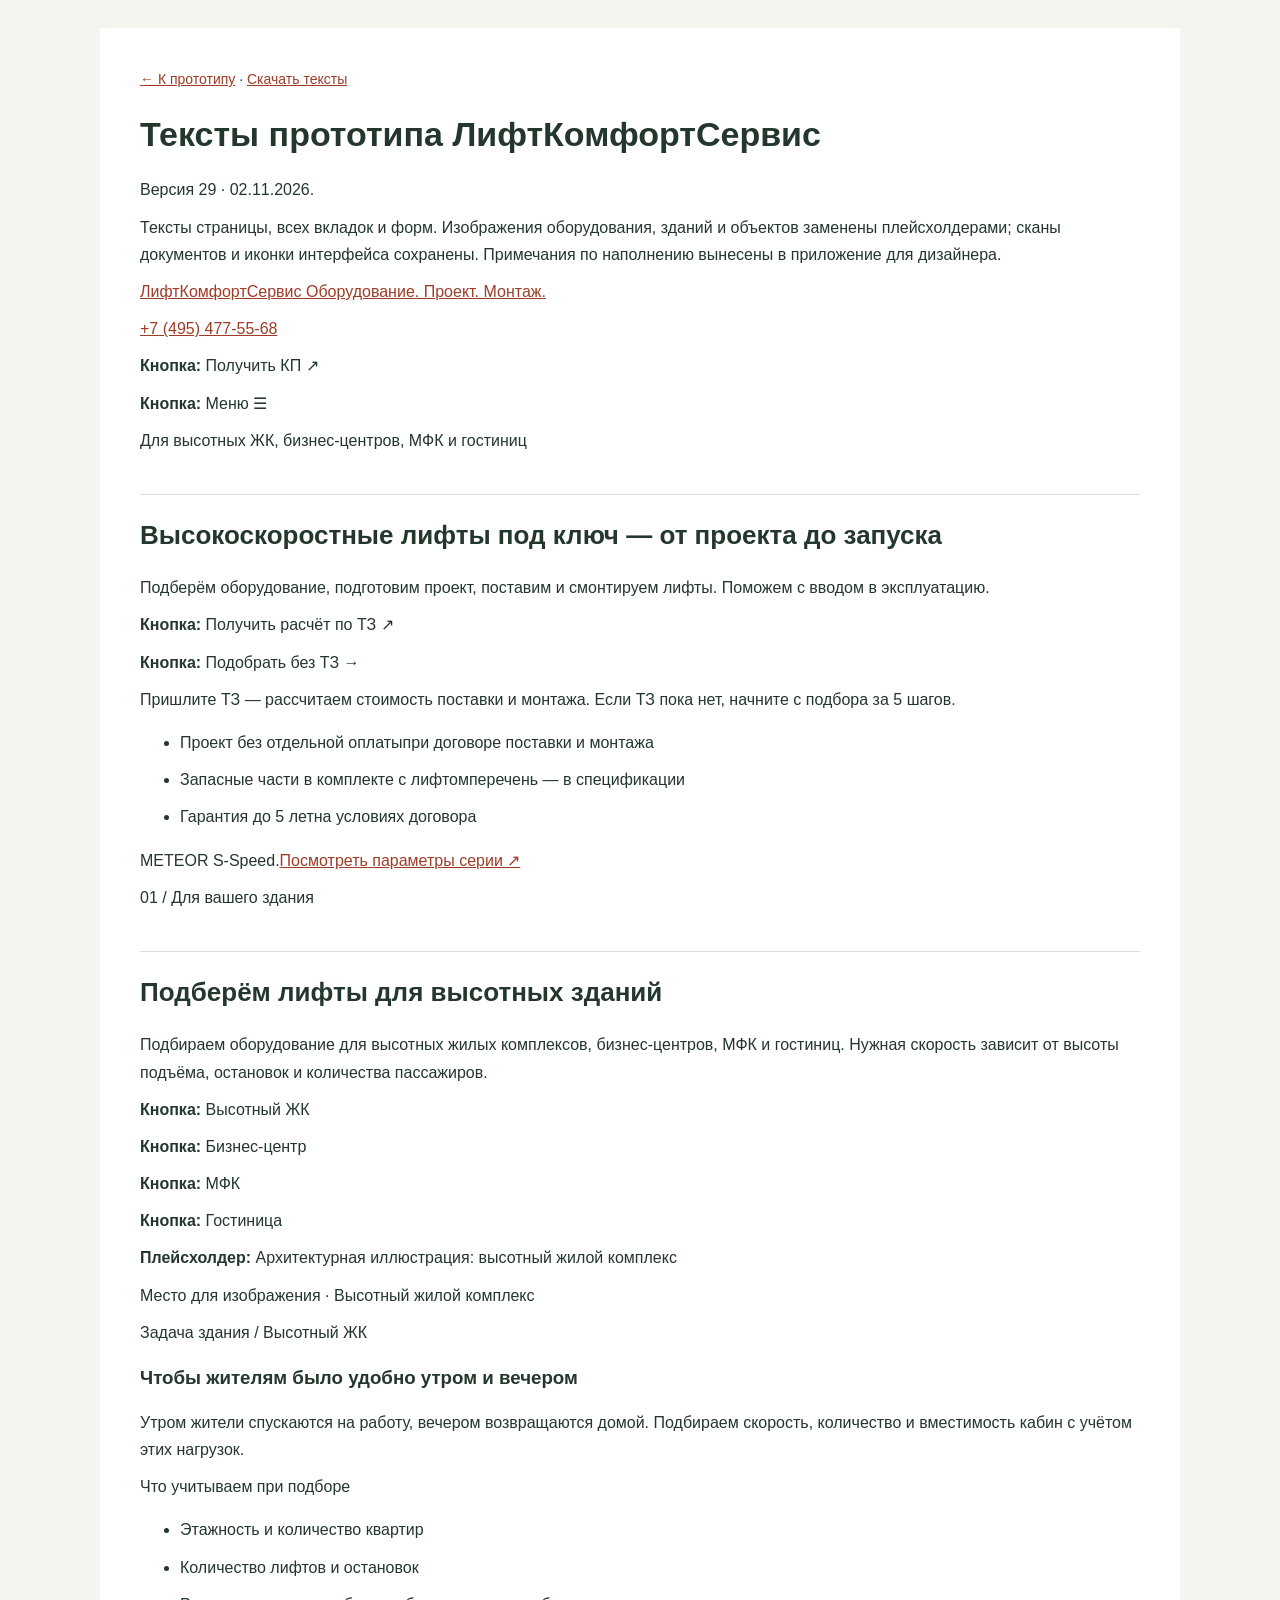
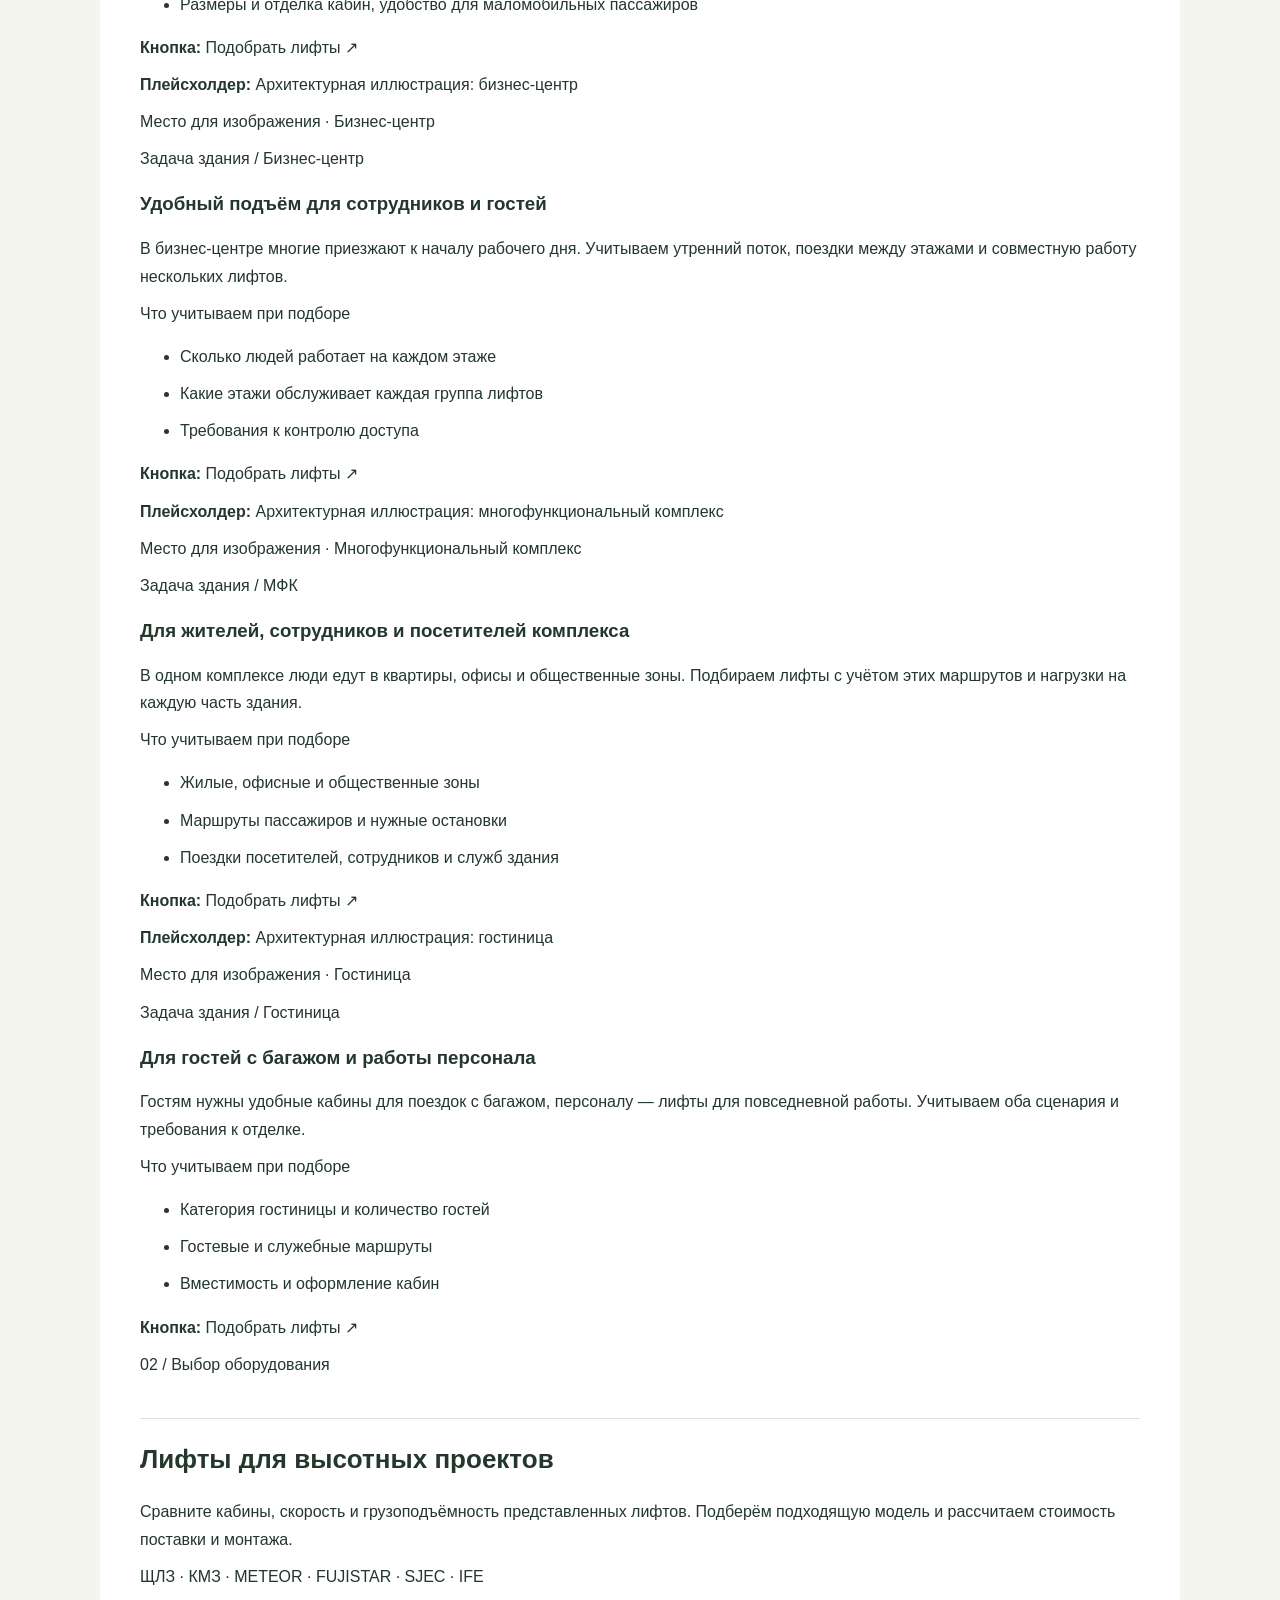
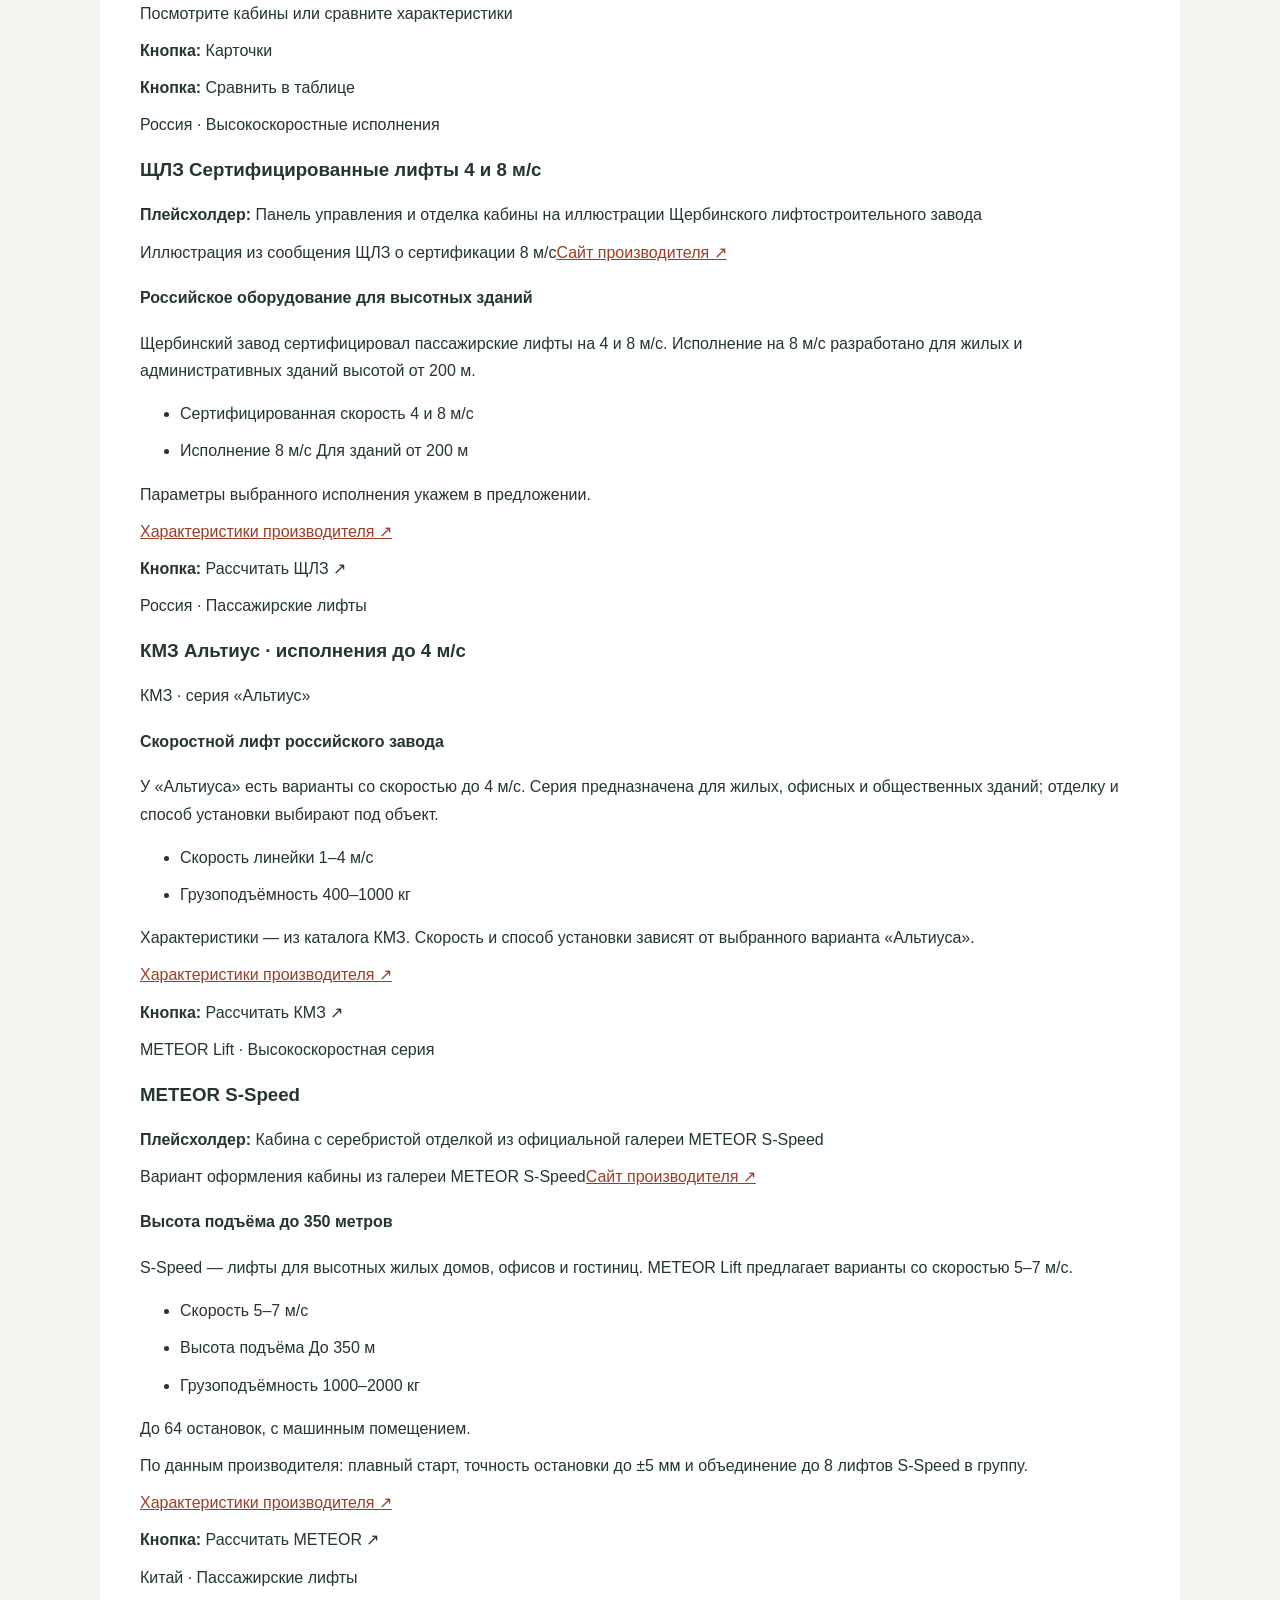
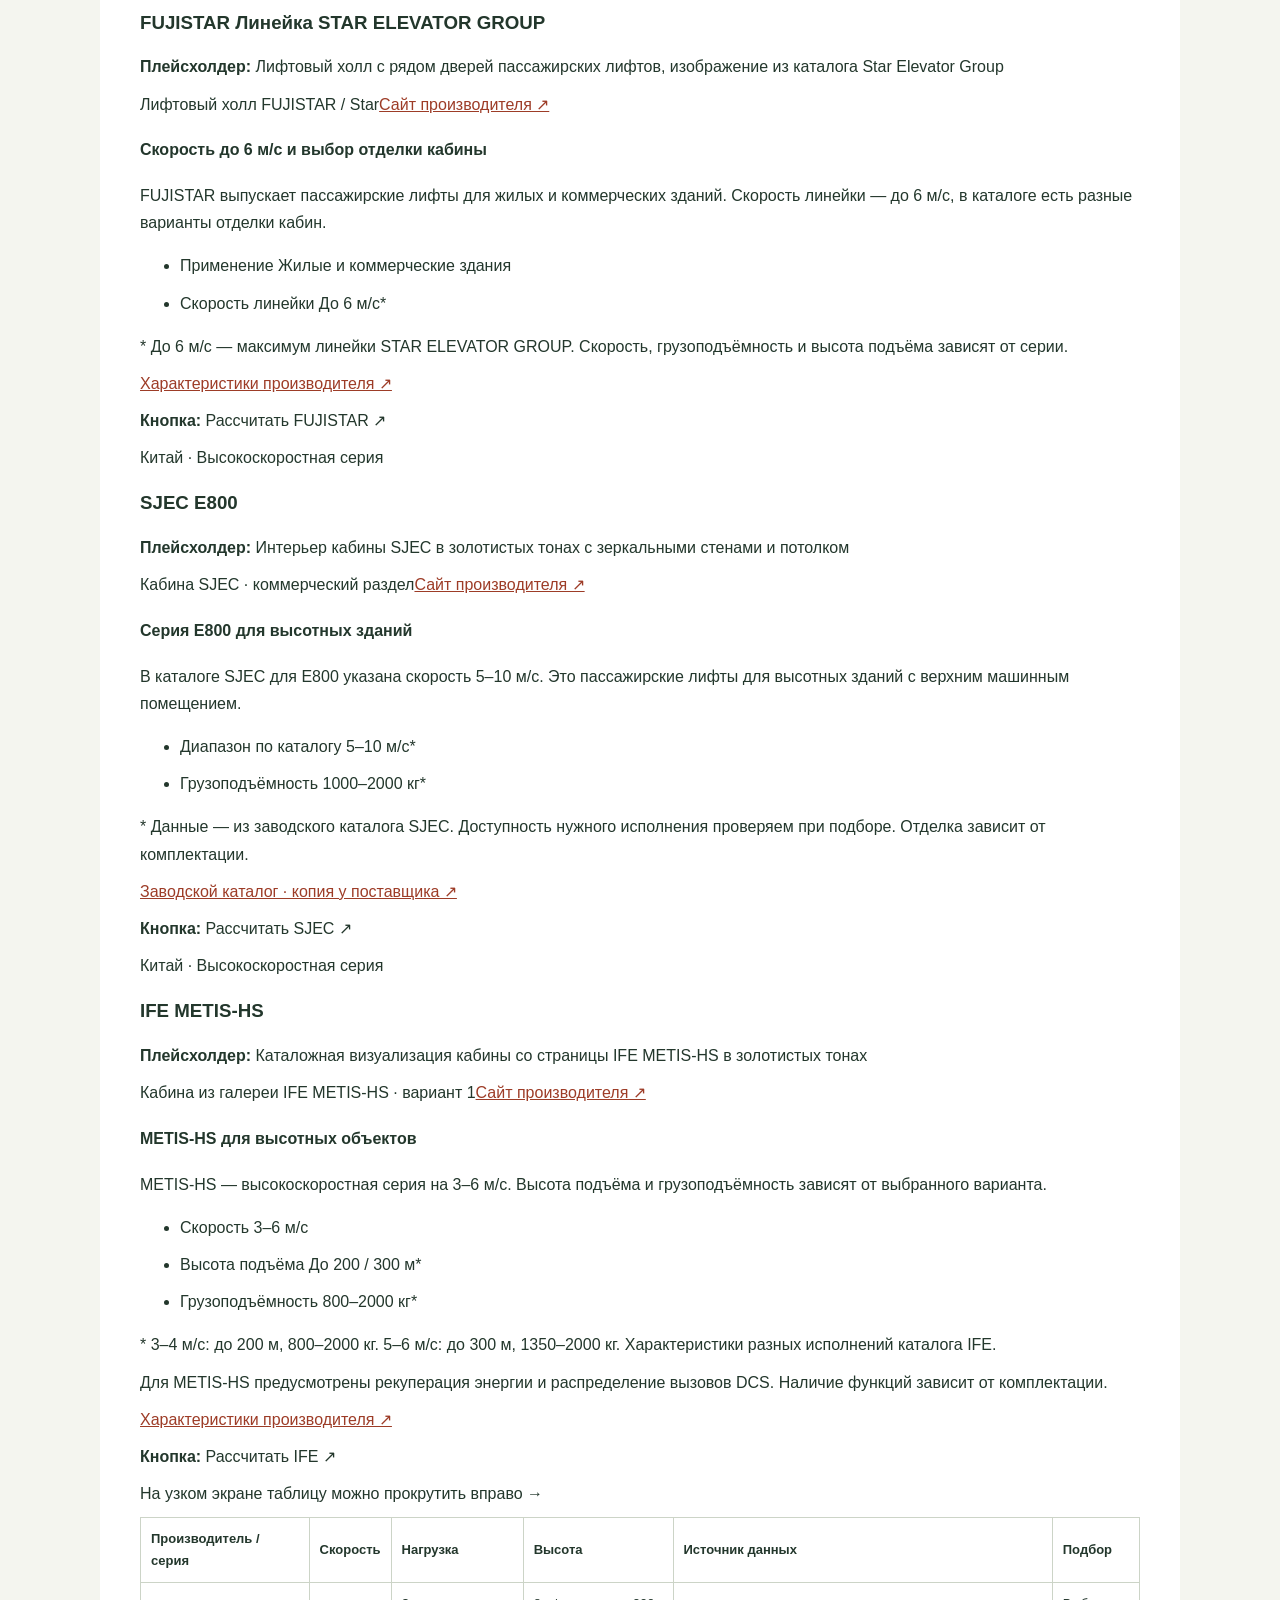
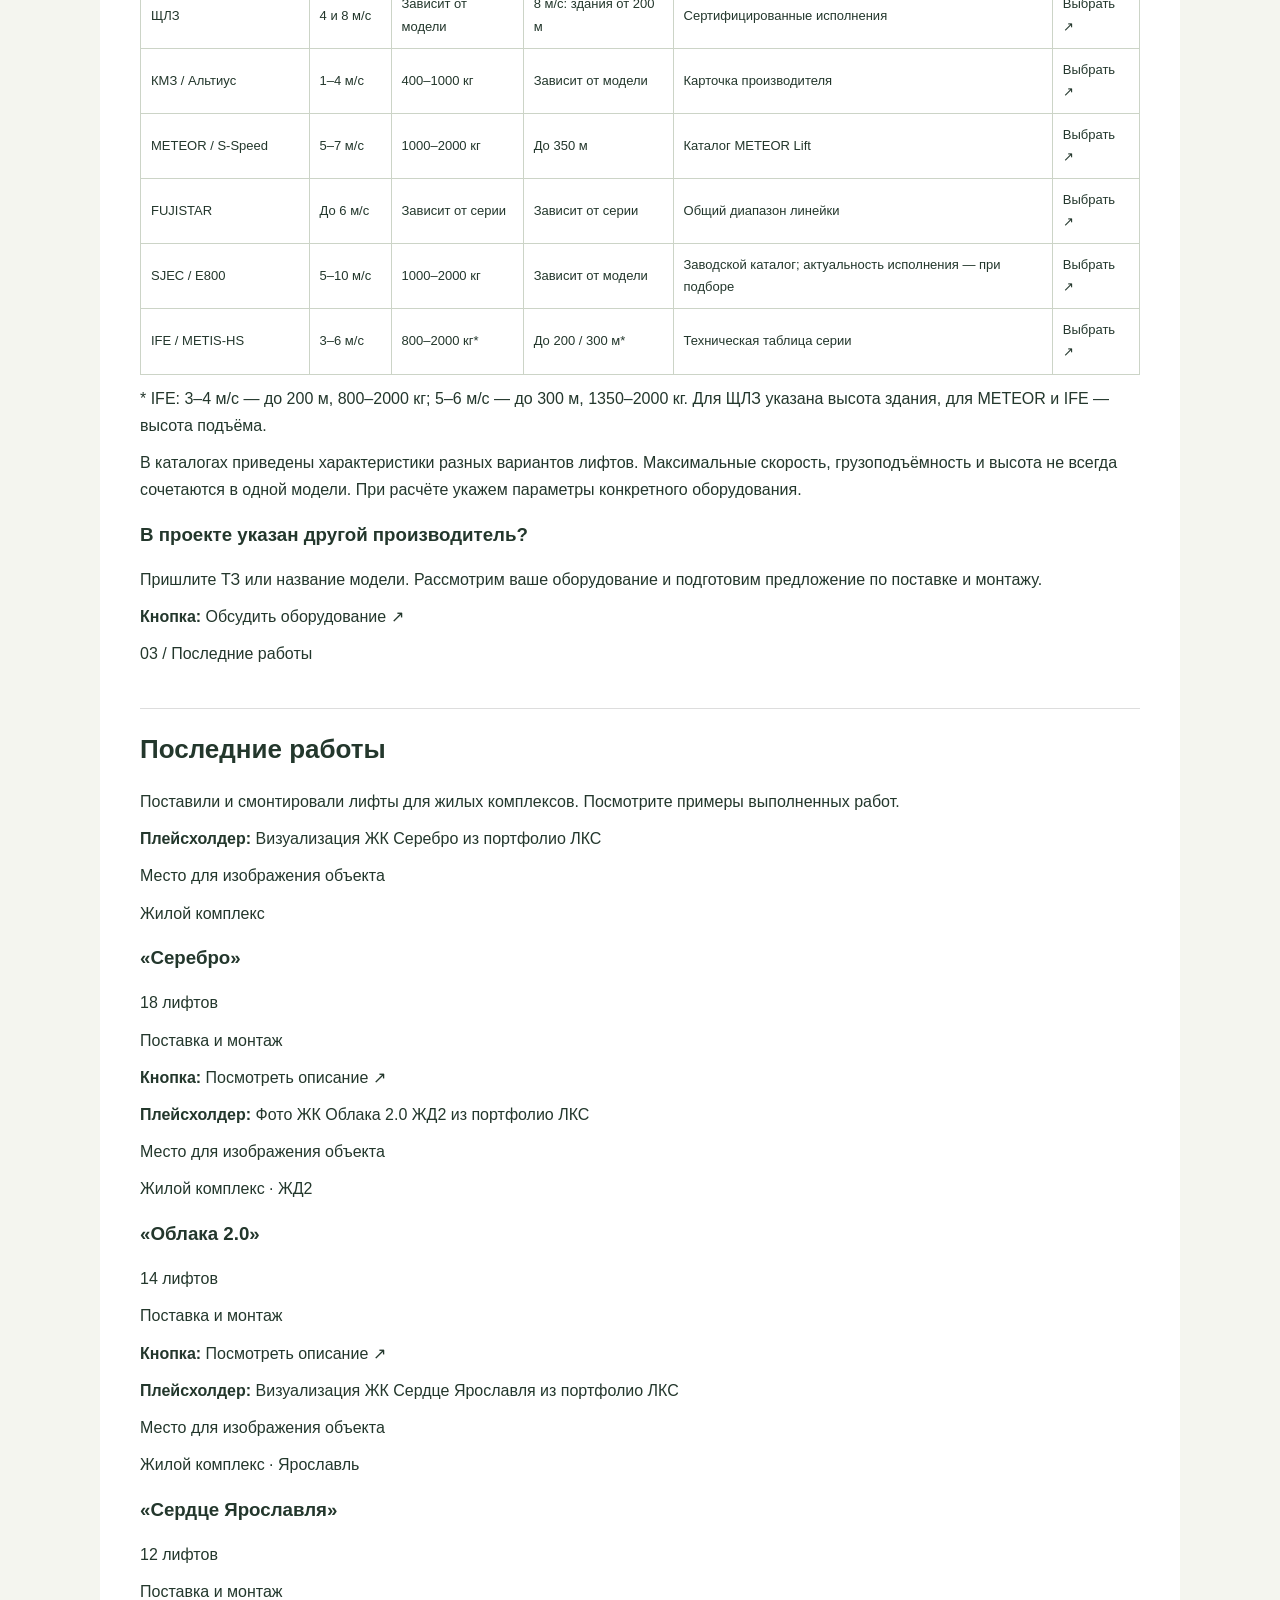
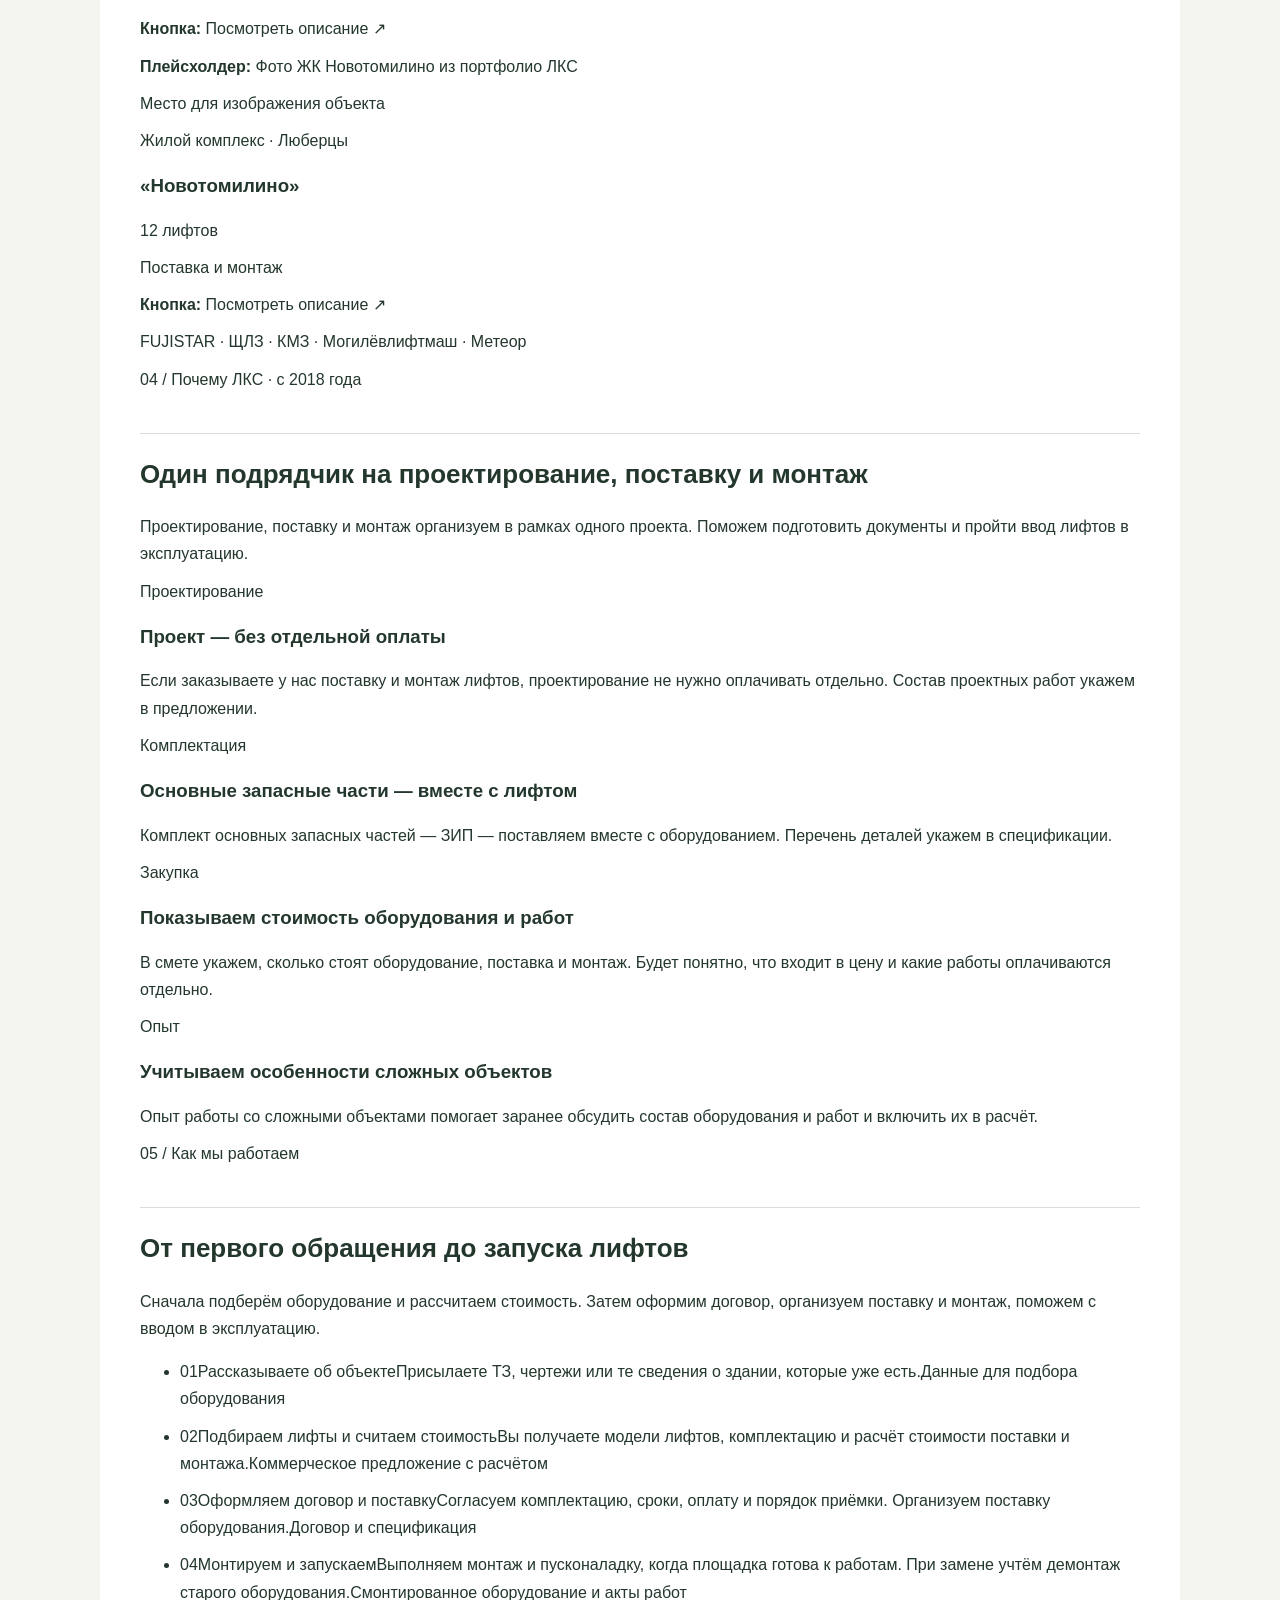
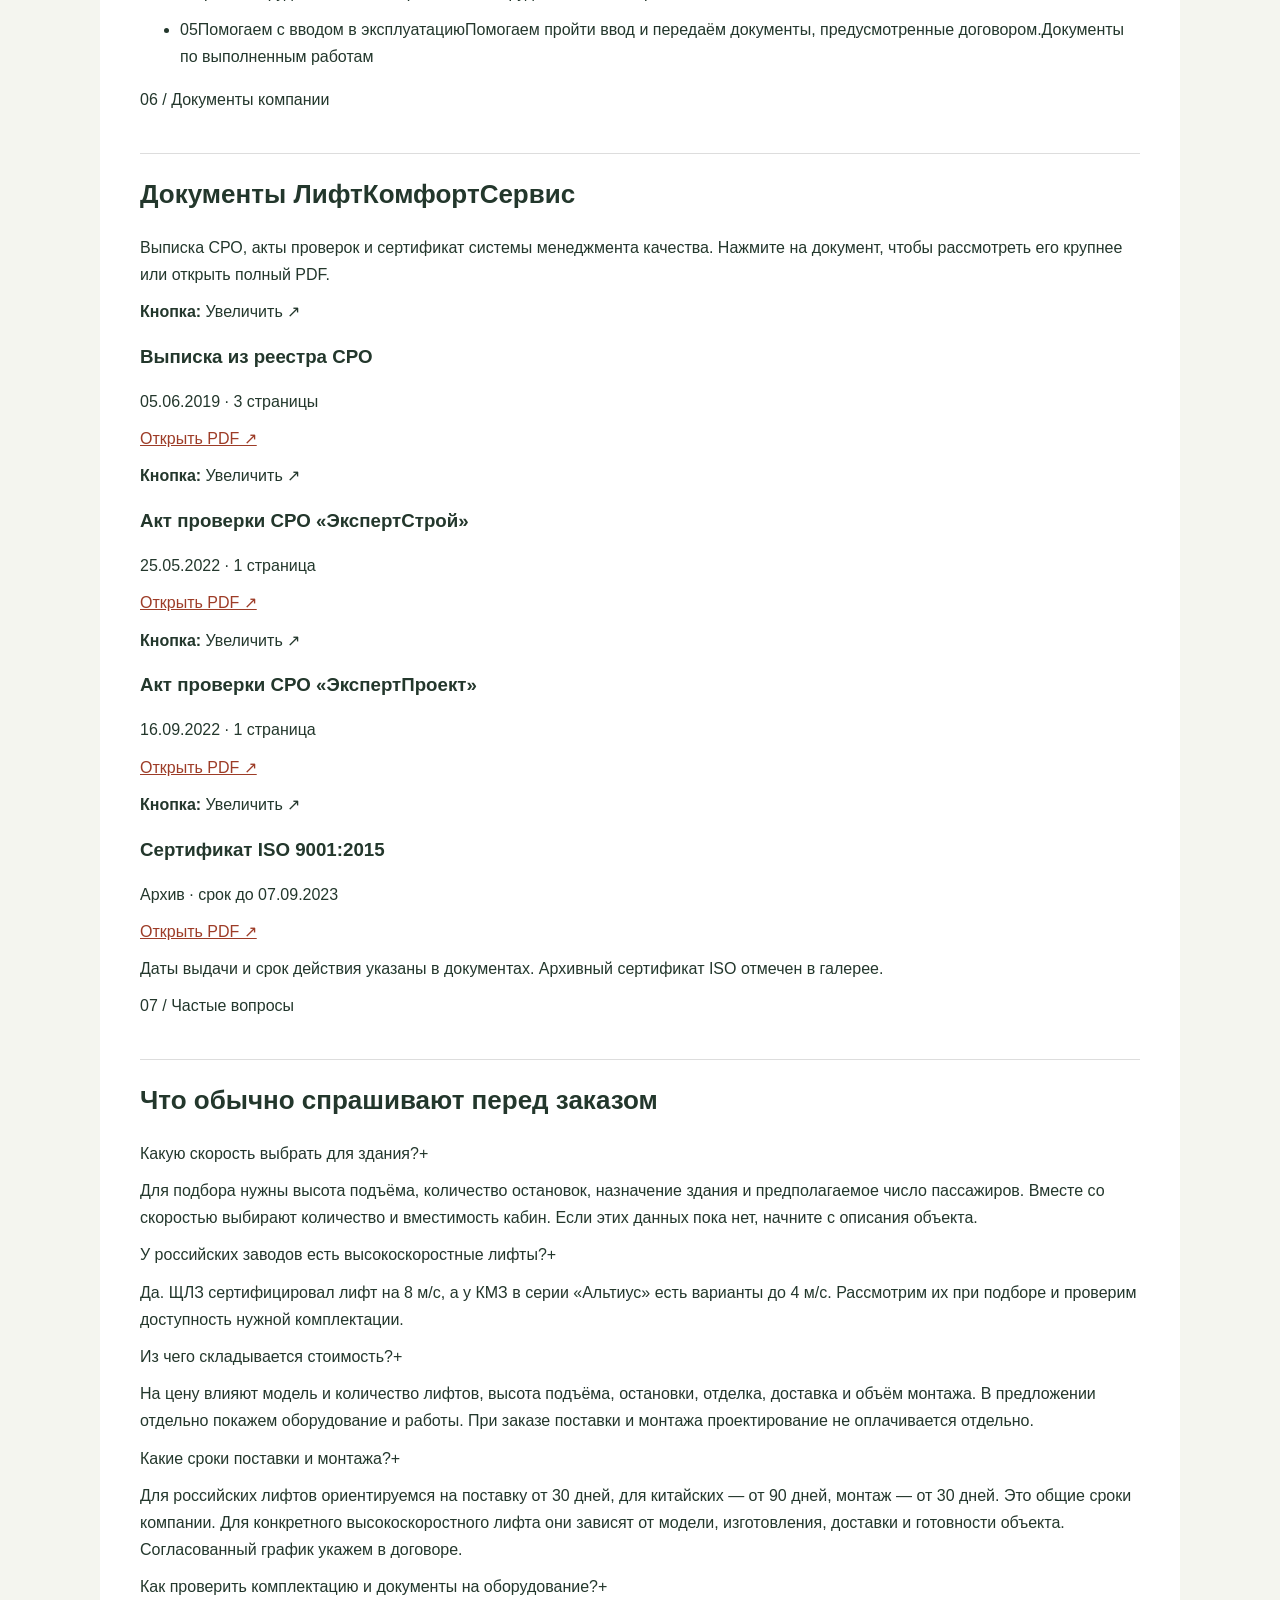
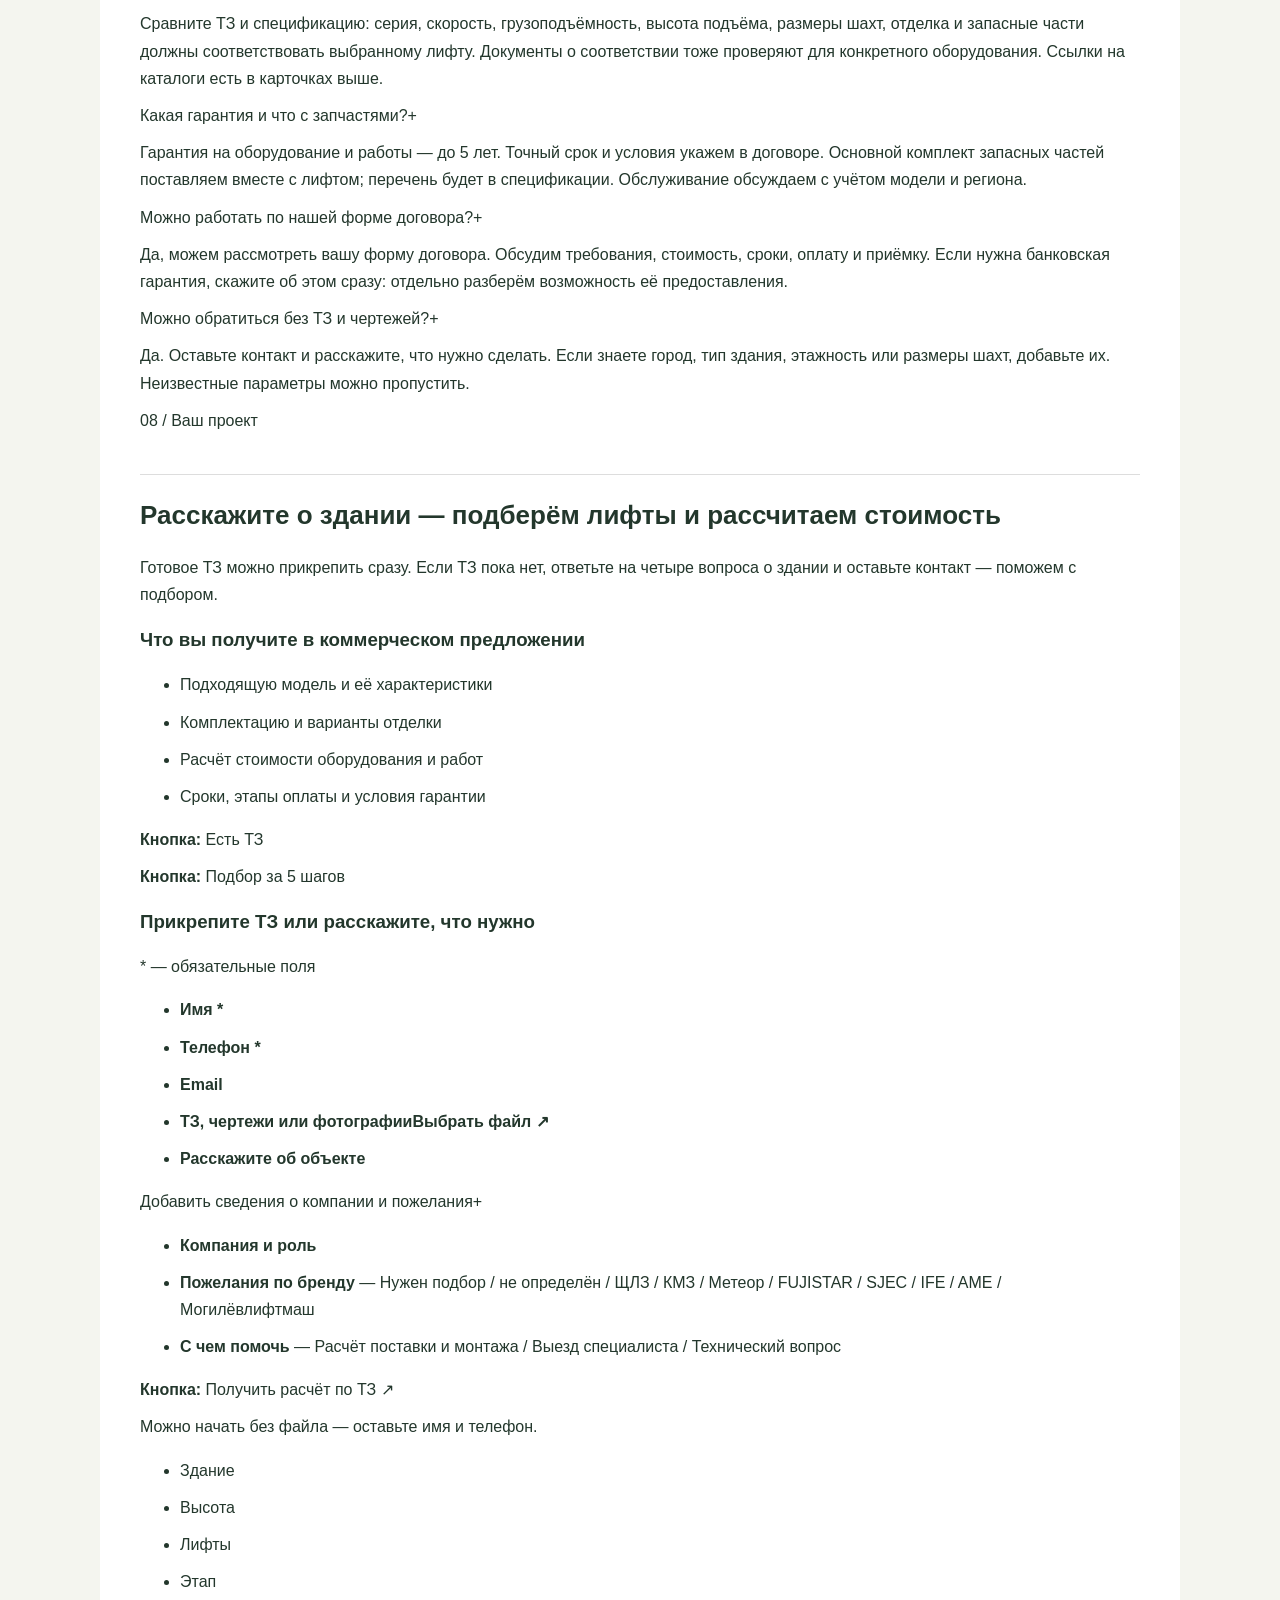
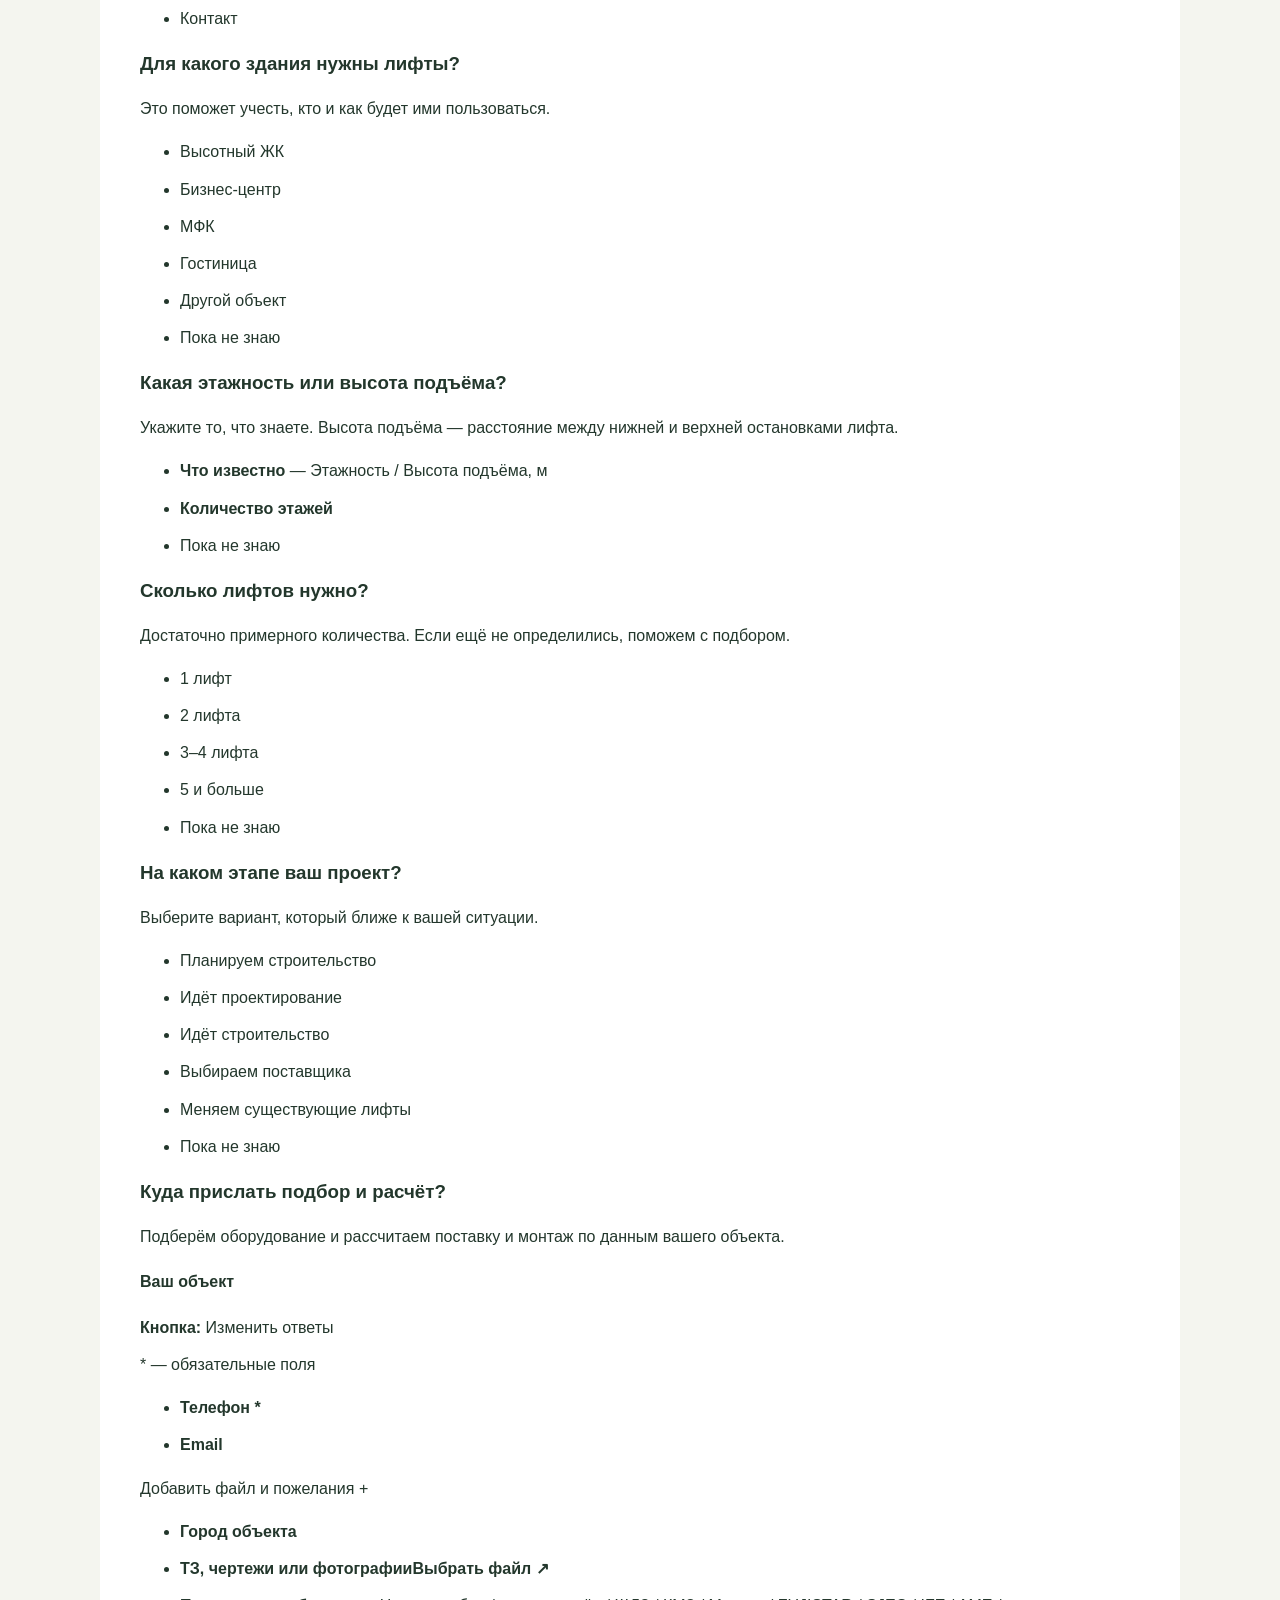
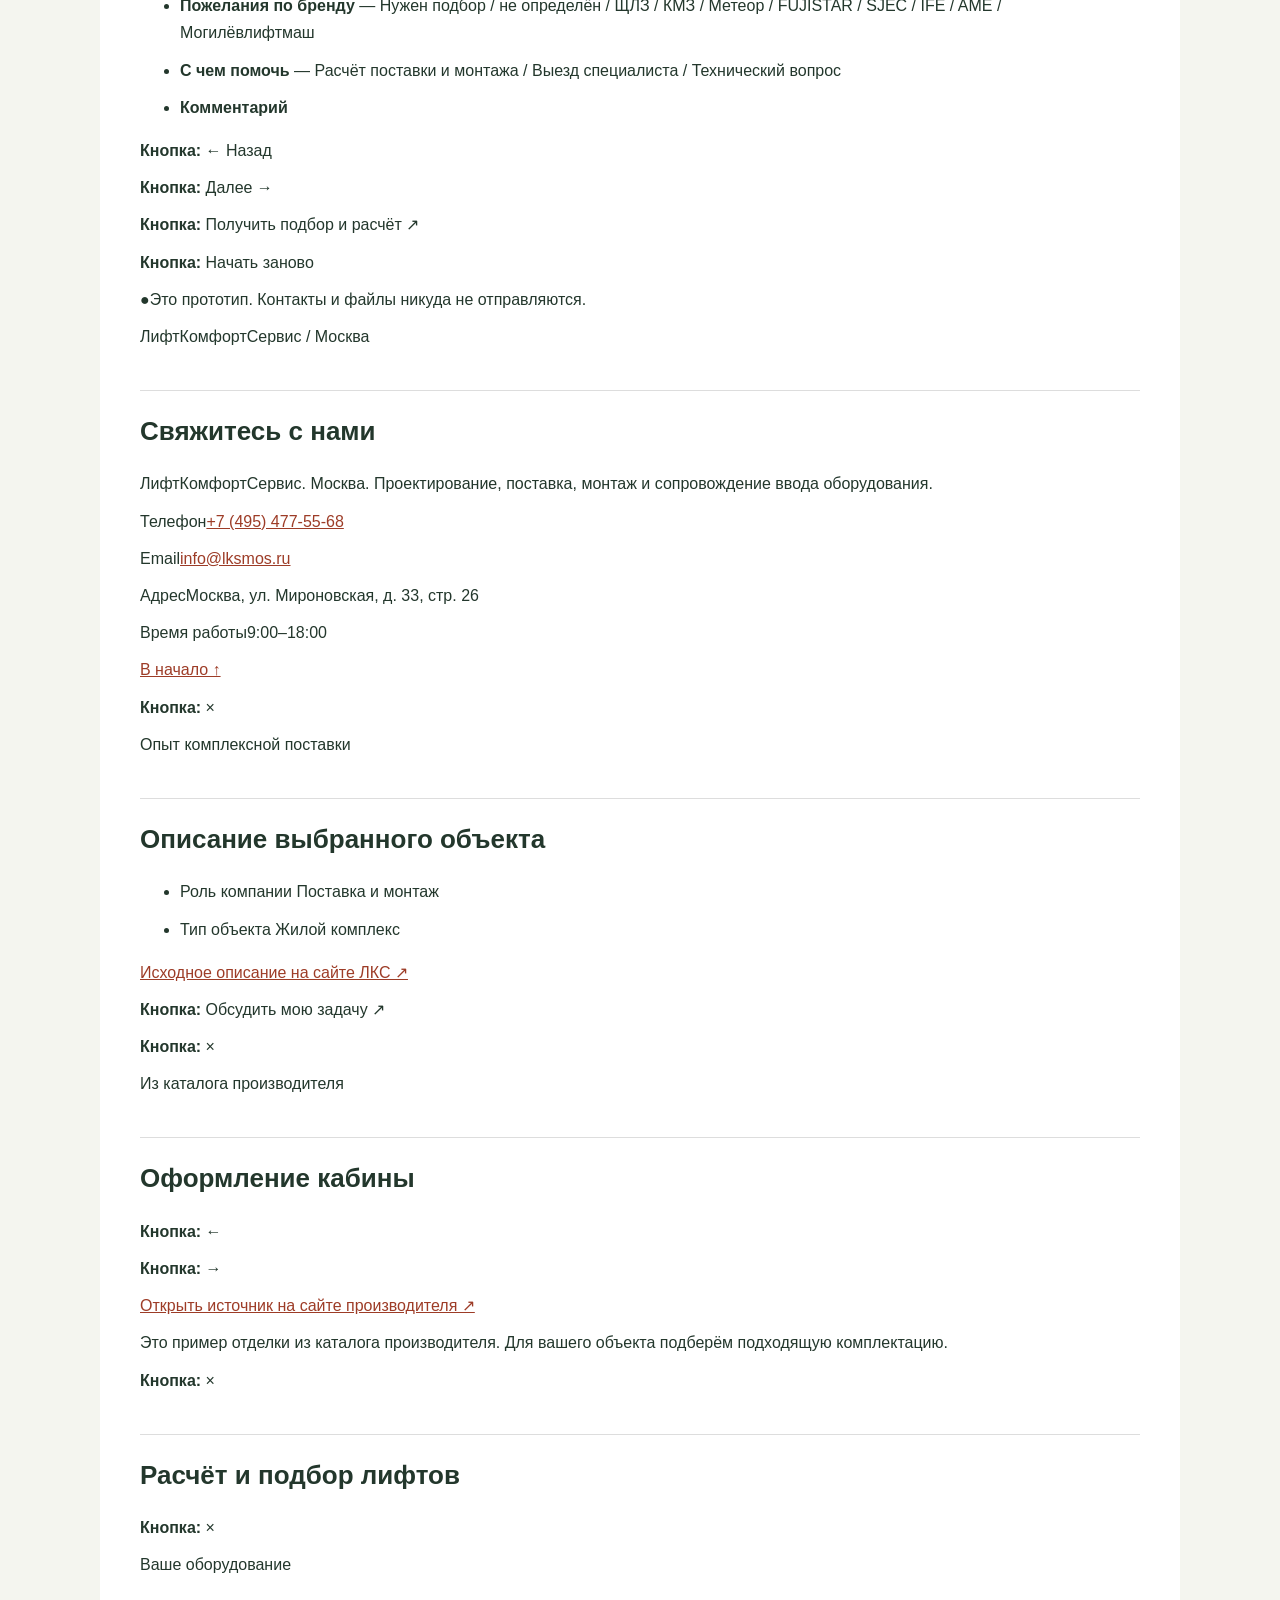
<file: docs/landing-copy.html>
<!doctype html><html lang="ru"><head><meta charset="utf-8"/><meta content="width=device-width,initial-scale=1" name="viewport"/><meta content="noindex,nofollow" name="robots"/><title>Тексты прототипа ЛКС — версия 11</title><style>body{font:16px/1.7 Arial,sans-serif;background:#f4f5ef;color:#23372c;margin:0}main{max-width:1000px;margin:28px auto;padding:40px;background:white}h1{font-size:34px;line-height:1.15}h2{font-size:26px;line-height:1.3;margin-top:40px;border-top:1px solid #ddd;padding-top:24px}h3,h4{line-height:1.35}p,li{margin:10px 0}a{color:#9d3c27;overflow-wrap:anywhere}table{border-collapse:collapse;font-size:13px}th,td{border:1px solid #ccd4c7;padding:10px;text-align:left}nav{font-size:14px}pre{white-space:pre-wrap} .table-wrap{overflow:auto} @media(max-width:650px){main{margin:0;padding:22px}h1{font-size:29px}}@media print{body{background:white}main{margin:0;padding:0}nav{display:none}h2,h3{break-after:avoid}}</style></head><body><main><nav><a href="../index.html?v=29">← К прототипу</a> · <a href="landing-copy.md?v=29" download>Скачать тексты</a></nav><h1>Тексты прототипа ЛифтКомфортСервис</h1>
<p>Версия 29 · 02.11.2026.</p>
<p>Тексты страницы, всех вкладок и форм. Изображения оборудования, зданий и объектов заменены плейсхолдерами; сканы документов и иконки интерфейса сохранены. Примечания по наполнению вынесены в приложение для дизайнера.</p>
<p><a href="#top">ЛифтКомфортСервис Оборудование. Проект. Монтаж.</a></p>
<p><a href="tel:+74954775568">+7 (495) 477-55-68</a></p>
<p><strong>Кнопка:</strong> Получить КП ↗</p>
<p><strong>Кнопка:</strong> Меню ☰</p>
<p>Для высотных ЖК, бизнес-центров, МФК и гостиниц</p>
<h2>Высокоскоростные лифты под ключ — от проекта до запуска</h2>
<p>Подберём оборудование, подготовим проект, поставим и смонтируем лифты. Поможем с вводом в эксплуатацию.</p>
<p><strong>Кнопка:</strong> Получить расчёт по ТЗ ↗</p>
<p><strong>Кнопка:</strong> Подобрать без ТЗ →</p>
<p>Пришлите ТЗ — рассчитаем стоимость поставки и монтажа. Если ТЗ пока нет, начните с подбора за 5 шагов.</p>
<ul>
<li>Проект без отдельной оплатыпри договоре поставки и монтажа</li>
<li>Запасные части в комплекте с лифтомперечень — в спецификации</li>
<li>Гарантия до 5 летна условиях договора</li>
</ul>
<p>METEOR S-Speed.<a href="#equipment-meteor">Посмотреть параметры серии ↗</a></p>
<p>01 / Для вашего здания</p>
<h2>Подберём лифты для высотных зданий</h2>
<p>Подбираем оборудование для высотных жилых комплексов, бизнес-центров, МФК и гостиниц. Нужная скорость зависит от высоты подъёма, остановок и количества пассажиров.</p>
<p><strong>Кнопка:</strong> Высотный ЖК</p>
<p><strong>Кнопка:</strong> Бизнес-центр</p>
<p><strong>Кнопка:</strong> МФК</p>
<p><strong>Кнопка:</strong> Гостиница</p>
<p><strong>Плейсхолдер:</strong> Архитектурная иллюстрация: высотный жилой комплекс</p>
<p>Место для изображения · Высотный жилой комплекс</p>
<p>Задача здания / Высотный ЖК</p>
<h3>Чтобы жителям было удобно утром и вечером</h3>
<p>Утром жители спускаются на работу, вечером возвращаются домой. Подбираем скорость, количество и вместимость кабин с учётом этих нагрузок.</p>
<p>Что учитываем при подборе</p>
<ul>
<li>Этажность и количество квартир</li>
<li>Количество лифтов и остановок</li>
<li>Размеры и отделка кабин, удобство для маломобильных пассажиров</li>
</ul>
<p><strong>Кнопка:</strong> Подобрать лифты ↗</p>
<p><strong>Плейсхолдер:</strong> Архитектурная иллюстрация: бизнес-центр</p>
<p>Место для изображения · Бизнес-центр</p>
<p>Задача здания / Бизнес-центр</p>
<h3>Удобный подъём для сотрудников и гостей</h3>
<p>В бизнес-центре многие приезжают к началу рабочего дня. Учитываем утренний поток, поездки между этажами и совместную работу нескольких лифтов.</p>
<p>Что учитываем при подборе</p>
<ul>
<li>Сколько людей работает на каждом этаже</li>
<li>Какие этажи обслуживает каждая группа лифтов</li>
<li>Требования к контролю доступа</li>
</ul>
<p><strong>Кнопка:</strong> Подобрать лифты ↗</p>
<p><strong>Плейсхолдер:</strong> Архитектурная иллюстрация: многофункциональный комплекс</p>
<p>Место для изображения · Многофункциональный комплекс</p>
<p>Задача здания / МФК</p>
<h3>Для жителей, сотрудников и посетителей комплекса</h3>
<p>В одном комплексе люди едут в квартиры, офисы и общественные зоны. Подбираем лифты с учётом этих маршрутов и нагрузки на каждую часть здания.</p>
<p>Что учитываем при подборе</p>
<ul>
<li>Жилые, офисные и общественные зоны</li>
<li>Маршруты пассажиров и нужные остановки</li>
<li>Поездки посетителей, сотрудников и служб здания</li>
</ul>
<p><strong>Кнопка:</strong> Подобрать лифты ↗</p>
<p><strong>Плейсхолдер:</strong> Архитектурная иллюстрация: гостиница</p>
<p>Место для изображения · Гостиница</p>
<p>Задача здания / Гостиница</p>
<h3>Для гостей с багажом и работы персонала</h3>
<p>Гостям нужны удобные кабины для поездок с багажом, персоналу — лифты для повседневной работы. Учитываем оба сценария и требования к отделке.</p>
<p>Что учитываем при подборе</p>
<ul>
<li>Категория гостиницы и количество гостей</li>
<li>Гостевые и служебные маршруты</li>
<li>Вместимость и оформление кабин</li>
</ul>
<p><strong>Кнопка:</strong> Подобрать лифты ↗</p>
<p>02 / Выбор оборудования</p>
<h2>Лифты для высотных проектов</h2>
<p>Сравните кабины, скорость и грузоподъёмность представленных лифтов. Подберём подходящую модель и рассчитаем стоимость поставки и монтажа.</p>
<p>ЩЛЗ · КМЗ · METEOR · FUJISTAR · SJEC · IFE</p>
<p>Посмотрите кабины или сравните характеристики</p>
<p><strong>Кнопка:</strong> Карточки</p>
<p><strong>Кнопка:</strong> Сравнить в таблице</p>
<p>Россия · Высокоскоростные исполнения</p>
<h3>ЩЛЗ Сертифицированные лифты 4 и 8 м/с</h3>
<p><strong>Плейсхолдер:</strong> Панель управления и отделка кабины на иллюстрации Щербинского лифтостроительного завода</p>
<p>Иллюстрация из сообщения ЩЛЗ о сертификации 8 м/с<a href="https://www.shlz.ru/news/shcherbinskiy-liftostroitelnyy-zavod-sertifitsiroval-lift-so-skorostyu-8-metrov-v-sekundu/">Сайт производителя ↗</a></p>
<h4>Российское оборудование для высотных зданий</h4>
<p>Щербинский завод сертифицировал пассажирские лифты на 4 и 8 м/с. Исполнение на 8 м/с разработано для жилых и административных зданий высотой от 200 м.</p>
<ul>
<li>Сертифицированная скорость 4 и 8 м/с</li>
<li>Исполнение 8 м/с Для зданий от 200 м</li>
</ul>
<p>Параметры выбранного исполнения укажем в предложении.</p>
<p><a href="https://www.shlz.ru/news/shcherbinskiy-liftostroitelnyy-zavod-sertifitsiroval-lift-so-skorostyu-8-metrov-v-sekundu/">Характеристики производителя ↗</a></p>
<p><strong>Кнопка:</strong> Рассчитать ЩЛЗ ↗</p>
<p>Россия · Пассажирские лифты</p>
<h3>КМЗ Альтиус · исполнения до 4 м/с</h3>
<p>КМЗ · серия «Альтиус»</p>
<h4>Скоростной лифт российского завода</h4>
<p>У «Альтиуса» есть варианты со скоростью до 4 м/с. Серия предназначена для жилых, офисных и общественных зданий; отделку и способ установки выбирают под объект.</p>
<ul>
<li>Скорость линейки 1–4 м/с</li>
<li>Грузоподъёмность 400–1000 кг</li>
</ul>
<p>Характеристики — из каталога КМЗ. Скорость и способ установки зависят от выбранного варианта «Альтиуса».</p>
<p><a href="https://www.kmzlift.ru/altius/">Характеристики производителя ↗</a></p>
<p><strong>Кнопка:</strong> Рассчитать КМЗ ↗</p>
<p>METEOR Lift · Высокоскоростная серия</p>
<h3>METEOR S-Speed</h3>
<p><strong>Плейсхолдер:</strong> Кабина с серебристой отделкой из официальной галереи METEOR S-Speed</p>
<p>Вариант оформления кабины из галереи METEOR S-Speed<a href="https://meteor.ru/equipment/passengerelevators/s-speed/">Сайт производителя ↗</a></p>
<h4>Высота подъёма до 350 метров</h4>
<p>S-Speed — лифты для высотных жилых домов, офисов и гостиниц. METEOR Lift предлагает варианты со скоростью 5–7 м/с.</p>
<ul>
<li>Скорость 5–7 м/с</li>
<li>Высота подъёма До 350 м</li>
<li>Грузоподъёмность 1000–2000 кг</li>
</ul>
<p>До 64 остановок, с машинным помещением.</p>
<p>По данным производителя: плавный старт, точность остановки до ±5 мм и объединение до 8 лифтов S-Speed в группу.</p>
<p><a href="https://meteor.ru/equipment/passengerelevators/s-speed/">Характеристики производителя ↗</a></p>
<p><strong>Кнопка:</strong> Рассчитать METEOR ↗</p>
<p>Китай · Пассажирские лифты</p>
<h3>FUJISTAR Линейка STAR ELEVATOR GROUP</h3>
<p><strong>Плейсхолдер:</strong> Лифтовый холл с рядом дверей пассажирских лифтов, изображение из каталога Star Elevator Group</p>
<p>Лифтовый холл FUJISTAR / Star<a href="https://www.starelevatorgroup.com/PASSENGER-ELEVATOR-pd40702622.html">Сайт производителя ↗</a></p>
<h4>Скорость до 6 м/с и выбор отделки кабины</h4>
<p>FUJISTAR выпускает пассажирские лифты для жилых и коммерческих зданий. Скорость линейки — до 6 м/с, в каталоге есть разные варианты отделки кабин.</p>
<ul>
<li>Применение Жилые и коммерческие здания</li>
<li>Скорость линейки До 6 м/с*</li>
</ul>
<p>* До 6 м/с — максимум линейки STAR ELEVATOR GROUP. Скорость, грузоподъёмность и высота подъёма зависят от серии.</p>
<p><a href="https://www.starelevatorgroup.com/aboutus.html">Характеристики производителя ↗</a></p>
<p><strong>Кнопка:</strong> Рассчитать FUJISTAR ↗</p>
<p>Китай · Высокоскоростная серия</p>
<h3>SJEC E800</h3>
<p><strong>Плейсхолдер:</strong> Интерьер кабины SJEC в золотистых тонах с зеркальными стенами и потолком</p>
<p>Кабина SJEC · коммерческий раздел<a href="http://www.sjec.com.cn/products/#commercial">Сайт производителя ↗</a></p>
<h4>Серия E800 для высотных зданий</h4>
<p>В каталоге SJEC для E800 указана скорость 5–10 м/с. Это пассажирские лифты для высотных зданий с верхним машинным помещением.</p>
<ul>
<li>Диапазон по каталогу 5–10 м/с*</li>
<li>Грузоподъёмность 1000–2000 кг*</li>
</ul>
<p>* Данные — из заводского каталога SJEC. Доступность нужного исполнения проверяем при подборе. Отделка зависит от комплектации.</p>
<p><a href="https://xn--b1afichejpbubkedfze.xn--p1ai/pdf/catalog/3_1.pdf">Заводской каталог · копия у поставщика ↗</a></p>
<p><strong>Кнопка:</strong> Рассчитать SJEC ↗</p>
<p>Китай · Высокоскоростная серия</p>
<h3>IFE METIS-HS</h3>
<p><strong>Плейсхолдер:</strong> Каталожная визуализация кабины со страницы IFE METIS-HS в золотистых тонах</p>
<p>Кабина из галереи IFE METIS-HS · вариант 1<a href="https://www.ife-elevator.com/products/high-speed-elevator-metis-hs/">Сайт производителя ↗</a></p>
<h4>METIS-HS для высотных объектов</h4>
<p>METIS-HS — высокоскоростная серия на 3–6 м/с. Высота подъёма и грузоподъёмность зависят от выбранного варианта.</p>
<ul>
<li>Скорость 3–6 м/с</li>
<li>Высота подъёма До 200 / 300 м*</li>
<li>Грузоподъёмность 800–2000 кг*</li>
</ul>
<p>* 3–4 м/с: до 200 м, 800–2000 кг. 5–6 м/с: до 300 м, 1350–2000 кг. Характеристики разных исполнений каталога IFE.</p>
<p>Для METIS-HS предусмотрены рекуперация энергии и распределение вызовов DCS. Наличие функций зависит от комплектации.</p>
<p><a href="https://www.ife-elevator.com/products/high-speed-elevator-metis-hs/">Характеристики производителя ↗</a></p>
<p><strong>Кнопка:</strong> Рассчитать IFE ↗</p>
<p>На узком экране таблицу можно прокрутить вправо →</p>
<table>
<thead>
<tr>
<th>Производитель / серия</th>
<th>Скорость</th>
<th>Нагрузка</th>
<th>Высота</th>
<th>Источник данных</th>
<th>Подбор</th>
</tr>
</thead>
<tbody>
<tr>
<td>ЩЛЗ</td>
<td>4 и 8 м/с</td>
<td>Зависит от модели</td>
<td>8 м/с: здания от 200 м</td>
<td>Сертифицированные исполнения</td>
<td>Выбрать ↗</td>
</tr>
<tr>
<td>КМЗ / Альтиус</td>
<td>1–4 м/с</td>
<td>400–1000 кг</td>
<td>Зависит от модели</td>
<td>Карточка производителя</td>
<td>Выбрать ↗</td>
</tr>
<tr>
<td>METEOR / S-Speed</td>
<td>5–7 м/с</td>
<td>1000–2000 кг</td>
<td>До 350 м</td>
<td>Каталог METEOR Lift</td>
<td>Выбрать ↗</td>
</tr>
<tr>
<td>FUJISTAR</td>
<td>До 6 м/с</td>
<td>Зависит от серии</td>
<td>Зависит от серии</td>
<td>Общий диапазон линейки</td>
<td>Выбрать ↗</td>
</tr>
<tr>
<td>SJEC / E800</td>
<td>5–10 м/с</td>
<td>1000–2000 кг</td>
<td>Зависит от модели</td>
<td>Заводской каталог; актуальность исполнения — при подборе</td>
<td>Выбрать ↗</td>
</tr>
<tr>
<td>IFE / METIS-HS</td>
<td>3–6 м/с</td>
<td>800–2000 кг*</td>
<td>До 200 / 300 м*</td>
<td>Техническая таблица серии</td>
<td>Выбрать ↗</td>
</tr>
</tbody>
</table>
<p>* IFE: 3–4 м/с — до 200 м, 800–2000 кг; 5–6 м/с — до 300 м, 1350–2000 кг. Для ЩЛЗ указана высота здания, для METEOR и IFE — высота подъёма.</p>
<p>В каталогах приведены характеристики разных вариантов лифтов. Максимальные скорость, грузоподъёмность и высота не всегда сочетаются в одной модели. При расчёте укажем параметры конкретного оборудования.</p>
<h3>В проекте указан другой производитель?</h3>
<p>Пришлите ТЗ или название модели. Рассмотрим ваше оборудование и подготовим предложение по поставке и монтажу.</p>
<p><strong>Кнопка:</strong> Обсудить оборудование ↗</p>
<p>03 / Последние работы</p>
<h2>Последние работы</h2>
<p>Поставили и смонтировали лифты для жилых комплексов. Посмотрите примеры выполненных работ.</p>
<p><strong>Плейсхолдер:</strong> Визуализация ЖК Серебро из портфолио ЛКС</p>
<p>Место для изображения объекта</p>
<p>Жилой комплекс</p>
<h3>«Серебро»</h3>
<p>18 лифтов</p>
<p>Поставка и монтаж</p>
<p><strong>Кнопка:</strong> Посмотреть описание ↗</p>
<p><strong>Плейсхолдер:</strong> Фото ЖК Облака 2.0 ЖД2 из портфолио ЛКС</p>
<p>Место для изображения объекта</p>
<p>Жилой комплекс · ЖД2</p>
<h3>«Облака 2.0»</h3>
<p>14 лифтов</p>
<p>Поставка и монтаж</p>
<p><strong>Кнопка:</strong> Посмотреть описание ↗</p>
<p><strong>Плейсхолдер:</strong> Визуализация ЖК Сердце Ярославля из портфолио ЛКС</p>
<p>Место для изображения объекта</p>
<p>Жилой комплекс · Ярославль</p>
<h3>«Сердце Ярославля»</h3>
<p>12 лифтов</p>
<p>Поставка и монтаж</p>
<p><strong>Кнопка:</strong> Посмотреть описание ↗</p>
<p><strong>Плейсхолдер:</strong> Фото ЖК Новотомилино из портфолио ЛКС</p>
<p>Место для изображения объекта</p>
<p>Жилой комплекс · Люберцы</p>
<h3>«Новотомилино»</h3>
<p>12 лифтов</p>
<p>Поставка и монтаж</p>
<p><strong>Кнопка:</strong> Посмотреть описание ↗</p>
<p>FUJISTAR · ЩЛЗ · КМЗ · Могилёвлифтмаш · Метеор</p>
<p>04 / Почему ЛКС · с 2018 года</p>
<h2>Один подрядчик на проектирование, поставку и монтаж</h2>
<p>Проектирование, поставку и монтаж организуем в рамках одного проекта. Поможем подготовить документы и пройти ввод лифтов в эксплуатацию.</p>
<p>Проектирование</p>
<h3>Проект — без отдельной оплаты</h3>
<p>Если заказываете у нас поставку и монтаж лифтов, проектирование не нужно оплачивать отдельно. Состав проектных работ укажем в предложении.</p>
<p>Комплектация</p>
<h3>Основные запасные части — вместе с лифтом</h3>
<p>Комплект основных запасных частей — ЗИП — поставляем вместе с оборудованием. Перечень деталей укажем в спецификации.</p>
<p>Закупка</p>
<h3>Показываем стоимость оборудования и работ</h3>
<p>В смете укажем, сколько стоят оборудование, поставка и монтаж. Будет понятно, что входит в цену и какие работы оплачиваются отдельно.</p>
<p>Опыт</p>
<h3>Учитываем особенности сложных объектов</h3>
<p>Опыт работы со сложными объектами помогает заранее обсудить состав оборудования и работ и включить их в расчёт.</p>
<p>05 / Как мы работаем</p>
<h2>От первого обращения до запуска лифтов</h2>
<p>Сначала подберём оборудование и рассчитаем стоимость. Затем оформим договор, организуем поставку и монтаж, поможем с вводом в эксплуатацию.</p>
<ul>
<li>01Рассказываете об объектеПрисылаете ТЗ, чертежи или те сведения о здании, которые уже есть.Данные для подбора оборудования</li>
<li>02Подбираем лифты и считаем стоимостьВы получаете модели лифтов, комплектацию и расчёт стоимости поставки и монтажа.Коммерческое предложение с расчётом</li>
<li>03Оформляем договор и поставкуСогласуем комплектацию, сроки, оплату и порядок приёмки. Организуем поставку оборудования.Договор и спецификация</li>
<li>04Монтируем и запускаемВыполняем монтаж и пусконаладку, когда площадка готова к работам. При замене учтём демонтаж старого оборудования.Смонтированное оборудование и акты работ</li>
<li>05Помогаем с вводом в эксплуатациюПомогаем пройти ввод и передаём документы, предусмотренные договором.Документы по выполненным работам</li>
</ul>
<p>06 / Документы компании</p>
<h2>Документы ЛифтКомфортСервис</h2>
<p>Выписка СРО, акты проверок и сертификат системы менеджмента качества. Нажмите на документ, чтобы рассмотреть его крупнее или открыть полный PDF.</p>
<p><strong>Кнопка:</strong> Увеличить ↗</p>
<h3>Выписка из реестра СРО</h3>
<p>05.06.2019 · 3 страницы</p>
<p><a href="../assets/documents/sro.pdf">Открыть PDF ↗</a></p>
<p><strong>Кнопка:</strong> Увеличить ↗</p>
<h3>Акт проверки СРО «ЭкспертСтрой»</h3>
<p>25.05.2022 · 1 страница</p>
<p><a href="../assets/documents/sro-inspection.pdf">Открыть PDF ↗</a></p>
<p><strong>Кнопка:</strong> Увеличить ↗</p>
<h3>Акт проверки СРО «ЭкспертПроект»</h3>
<p>16.09.2022 · 1 страница</p>
<p><a href="../assets/documents/inspection.pdf">Открыть PDF ↗</a></p>
<p><strong>Кнопка:</strong> Увеличить ↗</p>
<h3>Сертификат ISO 9001:2015</h3>
<p>Архив · срок до 07.09.2023</p>
<p><a href="../assets/documents/iso.pdf">Открыть PDF ↗</a></p>
<p>Даты выдачи и срок действия указаны в документах. Архивный сертификат ISO отмечен в галерее.</p>
<p>07 / Частые вопросы</p>
<h2>Что обычно спрашивают перед заказом</h2>
<p>Какую скорость выбрать для здания?+</p>
<p>Для подбора нужны высота подъёма, количество остановок, назначение здания и предполагаемое число пассажиров. Вместе со скоростью выбирают количество и вместимость кабин. Если этих данных пока нет, начните с описания объекта.</p>
<p>У российских заводов есть высокоскоростные лифты?+</p>
<p>Да. ЩЛЗ сертифицировал лифт на 8 м/с, а у КМЗ в серии «Альтиус» есть варианты до 4 м/с. Рассмотрим их при подборе и проверим доступность нужной комплектации.</p>
<p>Из чего складывается стоимость?+</p>
<p>На цену влияют модель и количество лифтов, высота подъёма, остановки, отделка, доставка и объём монтажа. В предложении отдельно покажем оборудование и работы. При заказе поставки и монтажа проектирование не оплачивается отдельно.</p>
<p>Какие сроки поставки и монтажа?+</p>
<p>Для российских лифтов ориентируемся на поставку от 30 дней, для китайских — от 90 дней, монтаж — от 30 дней. Это общие сроки компании. Для конкретного высокоскоростного лифта они зависят от модели, изготовления, доставки и готовности объекта. Согласованный график укажем в договоре.</p>
<p>Как проверить комплектацию и документы на оборудование?+</p>
<p>Сравните ТЗ и спецификацию: серия, скорость, грузоподъёмность, высота подъёма, размеры шахт, отделка и запасные части должны соответствовать выбранному лифту. Документы о соответствии тоже проверяют для конкретного оборудования. Ссылки на каталоги есть в карточках выше.</p>
<p>Какая гарантия и что с запчастями?+</p>
<p>Гарантия на оборудование и работы — до 5 лет. Точный срок и условия укажем в договоре. Основной комплект запасных частей поставляем вместе с лифтом; перечень будет в спецификации. Обслуживание обсуждаем с учётом модели и региона.</p>
<p>Можно работать по нашей форме договора?+</p>
<p>Да, можем рассмотреть вашу форму договора. Обсудим требования, стоимость, сроки, оплату и приёмку. Если нужна банковская гарантия, скажите об этом сразу: отдельно разберём возможность её предоставления.</p>
<p>Можно обратиться без ТЗ и чертежей?+</p>
<p>Да. Оставьте контакт и расскажите, что нужно сделать. Если знаете город, тип здания, этажность или размеры шахт, добавьте их. Неизвестные параметры можно пропустить.</p>
<p>08 / Ваш проект</p>
<h2>Расскажите о здании — подберём лифты и рассчитаем стоимость</h2>
<p>Готовое ТЗ можно прикрепить сразу. Если ТЗ пока нет, ответьте на четыре вопроса о здании и оставьте контакт — поможем с подбором.</p>
<h3>Что вы получите в коммерческом предложении</h3>
<ul>
<li>Подходящую модель и её характеристики</li>
<li>Комплектацию и варианты отделки</li>
<li>Расчёт стоимости оборудования и работ</li>
<li>Сроки, этапы оплаты и условия гарантии</li>
</ul>
<p><strong>Кнопка:</strong> Есть ТЗ</p>
<p><strong>Кнопка:</strong> Подбор за 5 шагов</p>
<h3>Прикрепите ТЗ или расскажите, что нужно</h3>
<p>* — обязательные поля</p>
<ul>
<li>
<p><strong>Имя *</strong></p>
</li>
<li>
<p><strong>Телефон *</strong></p>
</li>
<li>
<p><strong>Email</strong></p>
</li>
<li>
<p><strong>ТЗ, чертежи или фотографииВыбрать файл ↗</strong></p>
</li>
<li>
<p><strong>Расскажите об объекте</strong></p>
</li>
</ul>
<p>Добавить сведения о компании и пожелания+</p>
<ul>
<li>
<p><strong>Компания и роль</strong></p>
</li>
<li>
<p><strong>Пожелания по бренду</strong> — Нужен подбор / не определён / ЩЛЗ / КМЗ / Метеор / FUJISTAR / SJEC / IFE / AME / Могилёвлифтмаш</p>
</li>
<li>
<p><strong>С чем помочь</strong> — Расчёт поставки и монтажа / Выезд специалиста / Технический вопрос</p>
</li>
</ul>
<p><strong>Кнопка:</strong> Получить расчёт по ТЗ ↗</p>
<p>Можно начать без файла — оставьте имя и телефон.</p>
<ul>
<li>Здание</li>
<li>Высота</li>
<li>Лифты</li>
<li>Этап</li>
<li>Контакт</li>
</ul>
<h3>Для какого здания нужны лифты?</h3>
<p>Это поможет учесть, кто и как будет ими пользоваться.</p>
<ul>
<li>
<p>Высотный ЖК</p>
</li>
<li>
<p>Бизнес-центр</p>
</li>
<li>
<p>МФК</p>
</li>
<li>
<p>Гостиница</p>
</li>
<li>
<p>Другой объект</p>
</li>
<li>
<p>Пока не знаю</p>
</li>
</ul>
<h3>Какая этажность или высота подъёма?</h3>
<p>Укажите то, что знаете. Высота подъёма — расстояние между нижней и верхней остановками лифта.</p>
<ul>
<li>
<p><strong>Что известно</strong> — Этажность / Высота подъёма, м</p>
</li>
<li>
<p><strong>Количество этажей</strong></p>
</li>
<li>
<p>Пока не знаю</p>
</li>
</ul>
<h3>Сколько лифтов нужно?</h3>
<p>Достаточно примерного количества. Если ещё не определились, поможем с подбором.</p>
<ul>
<li>
<p>1 лифт</p>
</li>
<li>
<p>2 лифта</p>
</li>
<li>
<p>3–4 лифта</p>
</li>
<li>
<p>5 и больше</p>
</li>
<li>
<p>Пока не знаю</p>
</li>
</ul>
<h3>На каком этапе ваш проект?</h3>
<p>Выберите вариант, который ближе к вашей ситуации.</p>
<ul>
<li>
<p>Планируем строительство</p>
</li>
<li>
<p>Идёт проектирование</p>
</li>
<li>
<p>Идёт строительство</p>
</li>
<li>
<p>Выбираем поставщика</p>
</li>
<li>
<p>Меняем существующие лифты</p>
</li>
<li>
<p>Пока не знаю</p>
</li>
</ul>
<h3>Куда прислать подбор и расчёт?</h3>
<p>Подберём оборудование и рассчитаем поставку и монтаж по данным вашего объекта.</p>
<h4>Ваш объект</h4>
<p><strong>Кнопка:</strong> Изменить ответы</p>
<p>* — обязательные поля</p>
<ul>
<li>
<p><strong>Телефон *</strong></p>
</li>
<li>
<p><strong>Email</strong></p>
</li>
</ul>
<p>Добавить файл и пожелания +</p>
<ul>
<li>
<p><strong>Город объекта</strong></p>
</li>
<li>
<p><strong>ТЗ, чертежи или фотографииВыбрать файл ↗</strong></p>
</li>
<li>
<p><strong>Пожелания по бренду</strong> — Нужен подбор / не определён / ЩЛЗ / КМЗ / Метеор / FUJISTAR / SJEC / IFE / AME / Могилёвлифтмаш</p>
</li>
<li>
<p><strong>С чем помочь</strong> — Расчёт поставки и монтажа / Выезд специалиста / Технический вопрос</p>
</li>
<li>
<p><strong>Комментарий</strong></p>
</li>
</ul>
<p><strong>Кнопка:</strong> ← Назад</p>
<p><strong>Кнопка:</strong> Далее →</p>
<p><strong>Кнопка:</strong> Получить подбор и расчёт ↗</p>
<p><strong>Кнопка:</strong> Начать заново</p>
<p>●Это прототип. Контакты и файлы никуда не отправляются.</p>
<p>ЛифтКомфортСервис / Москва</p>
<h2>Свяжитесь с нами</h2>
<p>ЛифтКомфортСервис. Москва. Проектирование, поставка, монтаж и сопровождение ввода оборудования.</p>
<p>Телефон<a href="tel:+74954775568">+7 (495) 477-55-68</a></p>
<p>Email<a href="mailto:info@lksmos.ru">info@lksmos.ru</a></p>
<p>АдресМосква, ул. Мироновская, д. 33, стр. 26</p>
<p>Время работы9:00–18:00</p>
<p><a href="#top">В начало ↑</a></p>
<p><strong>Кнопка:</strong> ×</p>
<p>Опыт комплексной поставки</p>
<h2>Описание выбранного объекта</h2>
<ul>
<li>Роль компании Поставка и монтаж</li>
<li>Тип объекта Жилой комплекс</li>
</ul>
<p><a href="https://лифткомфортсервис.рф/nashi-rabotyi.html">Исходное описание на сайте ЛКС ↗</a></p>
<p><strong>Кнопка:</strong> Обсудить мою задачу ↗</p>
<p><strong>Кнопка:</strong> ×</p>
<p>Из каталога производителя</p>
<h2>Оформление кабины</h2>
<p><strong>Кнопка:</strong> ←</p>
<p><strong>Кнопка:</strong> →</p>
<p><a href="https://www.starelevatorgroup.com/PASSENGER-ELEVATOR-pd40702622.html">Открыть источник на сайте производителя ↗</a></p>
<p>Это пример отделки из каталога производителя. Для вашего объекта подберём подходящую комплектацию.</p>
<p><strong>Кнопка:</strong> ×</p>
<h2>Расчёт и подбор лифтов</h2>
<p><strong>Кнопка:</strong> ×</p>
<p>Ваше оборудование</p>
<h2>Обсудим оборудование из вашего проекта</h2>
<p>Укажите производителя или модель, если они уже выбраны. ТЗ можно прикрепить сразу.</p>
<p>* — обязательные поля</p>
<ul>
<li>
<p><strong>Имя *</strong></p>
</li>
<li>
<p><strong>Телефон *</strong></p>
</li>
<li>
<p><strong>Производитель или модель</strong></p>
</li>
<li>
<p><strong>ТЗ или чертежиВыбрать файл ↗</strong></p>
</li>
</ul>
<p><strong>Кнопка:</strong> Обсудить оборудование ↗</p>
<p>Это демонстрационная форма: данные и файлы никуда не отправляются.</p>
<p><strong>Кнопка:</strong> ×</p>
<p>Быстрая связь</p>
<h2>Получить коммерческое предложение</h2>
<p>Оставьте имя и телефон — свяжемся с вами, чтобы обсудить ваш проект.</p>
<p>* — обязательные поля</p>
<ul>
<li>
<p><strong>Имя *</strong></p>
</li>
<li>
<p><strong>Телефон *</strong></p>
</li>
</ul>
<p><strong>Кнопка:</strong> Связаться со мной ↗</p>
<p>Форма прототипа: данные не отправляются.</p>
<p><strong>Кнопка:</strong> ×</p>
<p>Форма прототипа</p>
<h2>Форма заполнена</h2>
<p>Форма заполнена. В прототипе данные и файлы не отправляются.</p>
<p><strong>Кнопка:</strong> Вернуться к прототипу ↗</p>
<p><strong>Кнопка:</strong> ×</p>
<p>Кнопка в прототипе</p>
<h2>Telegram</h2>
<p>Кнопка мессенджера в прототипе. Чат пока не подключён.</p>
<p><strong>Кнопка:</strong> Понятно</p>
<p><strong>Кнопка:</strong> ×</p>
<p>Документы компании</p>
<h2>Документ</h2>
<p><strong>Кнопка:</strong> ←</p>
<p><strong>Кнопка:</strong> →</p>
<p><a href="">Открыть полный PDF ↗</a></p>
<h2>Обработка персональных данных: элементы прототипа</h2>
<p>Во всех четырёх формах — расчёт по ТЗ, квиз на последнем шаге, «Получить КП» и «Другой производитель» — перед кнопкой завершения размещается обязательный чекбокс. Он пустой по умолчанию.</p>
<p>Текст чекбокса: «Я даю <a href="../legal/consent.html">согласие на обработку персональных данных</a>».</p>
<p>Под ним: «Как обрабатываются данные — в <a href="../legal/privacy.html">политике обработки персональных данных</a>».</p>
<p>Без отметки форма не завершается. В квизе чекбокс показывается только на шаге контактов. Одни и те же правила работают в формах на странице и в модальных окнах. Реальные заявки и подтверждения согласий не отправляются.</p>
<h3>Юридические ссылки в футере</h3>
<ul>
<li><a href="../legal/privacy.html">Политика обработки персональных данных</a></li>
<li><a href="../legal/consent.html">Согласие на обработку персональных данных</a></li>
<li><a href="../legal/cookies.html">Использование cookie</a></li>
<li>Настройки cookie — открывает окно выбора.</li>
</ul>
<h3>Cookie-уведомление</h3>
<p>Заголовок: «Настройки cookie».</p>
<p>Текст: «Выберите, разрешать ли необязательные cookie для аналитики. Подробнее — в уведомлении о cookie».</p>
<p>Кнопки: «Только необходимые» и «Разрешить аналитику».</p>
<p>Выбор сохраняется локально в браузере; его можно изменить через футер. Аналитика и рекламные пиксели в прототипе не подключены. Cookie-настройки не заменяют согласие у формы.</p>
<h3>Статус документов</h3>
<p>Все три юридические страницы явно обозначены как макеты. Домен не указан. На следующем этапе подтвердить сведения оператора, канал обращений, реальную инфраструктуру, цели и состав данных по формам, получателей, сроки хранения и удаления, условия cookie и аналитику. До запуска настроить доказательства согласий и требования к рабочему сбору данных.</p>
<h2>Приложение: для дизайнера и наполнения</h2>
<ul>
<li>Все изображения оборудования, типов зданий и объектов заменены плейсхолдерами. Их подписи обозначают назначение изображения; сами фото и иллюстрации нужно подобрать при подготовке дизайна. Не подставлять оборудование другого производителя.</li>
<li>Сканы документов оставлены для демонстрации галереи. Запросить актуальную выписку СРО и сертификаты перед запуском. Размещённый ISO действовал до 07.09.2023 и отмечен как архивный.</li>
<li>В материалах четырёх объектов не указаны серии и скорости лифтов. Не подписывать их как подтверждённые высокоскоростные кейсы.</li>
<li>Формы, файлы и мессенджеры демонстрационные. На следующем этапе подключить отправку заявок и контакты клиента.</li>
<li>Условия из брифа — проект без доплаты, ЗИП, гарантия и сроки — подтвердить для выбранных исполнений.</li>
<li>152-ФЗ: юридические страницы — макеты без рабочего домена. Подтвердить реквизиты, канал обращений, CMS, CRM, почту, размещение баз, обработчиков, сроки хранения, регистрацию согласий, требования к аналитике и уведомлению РКН перед запуском.</li>
</ul></main></body></html>
</file>
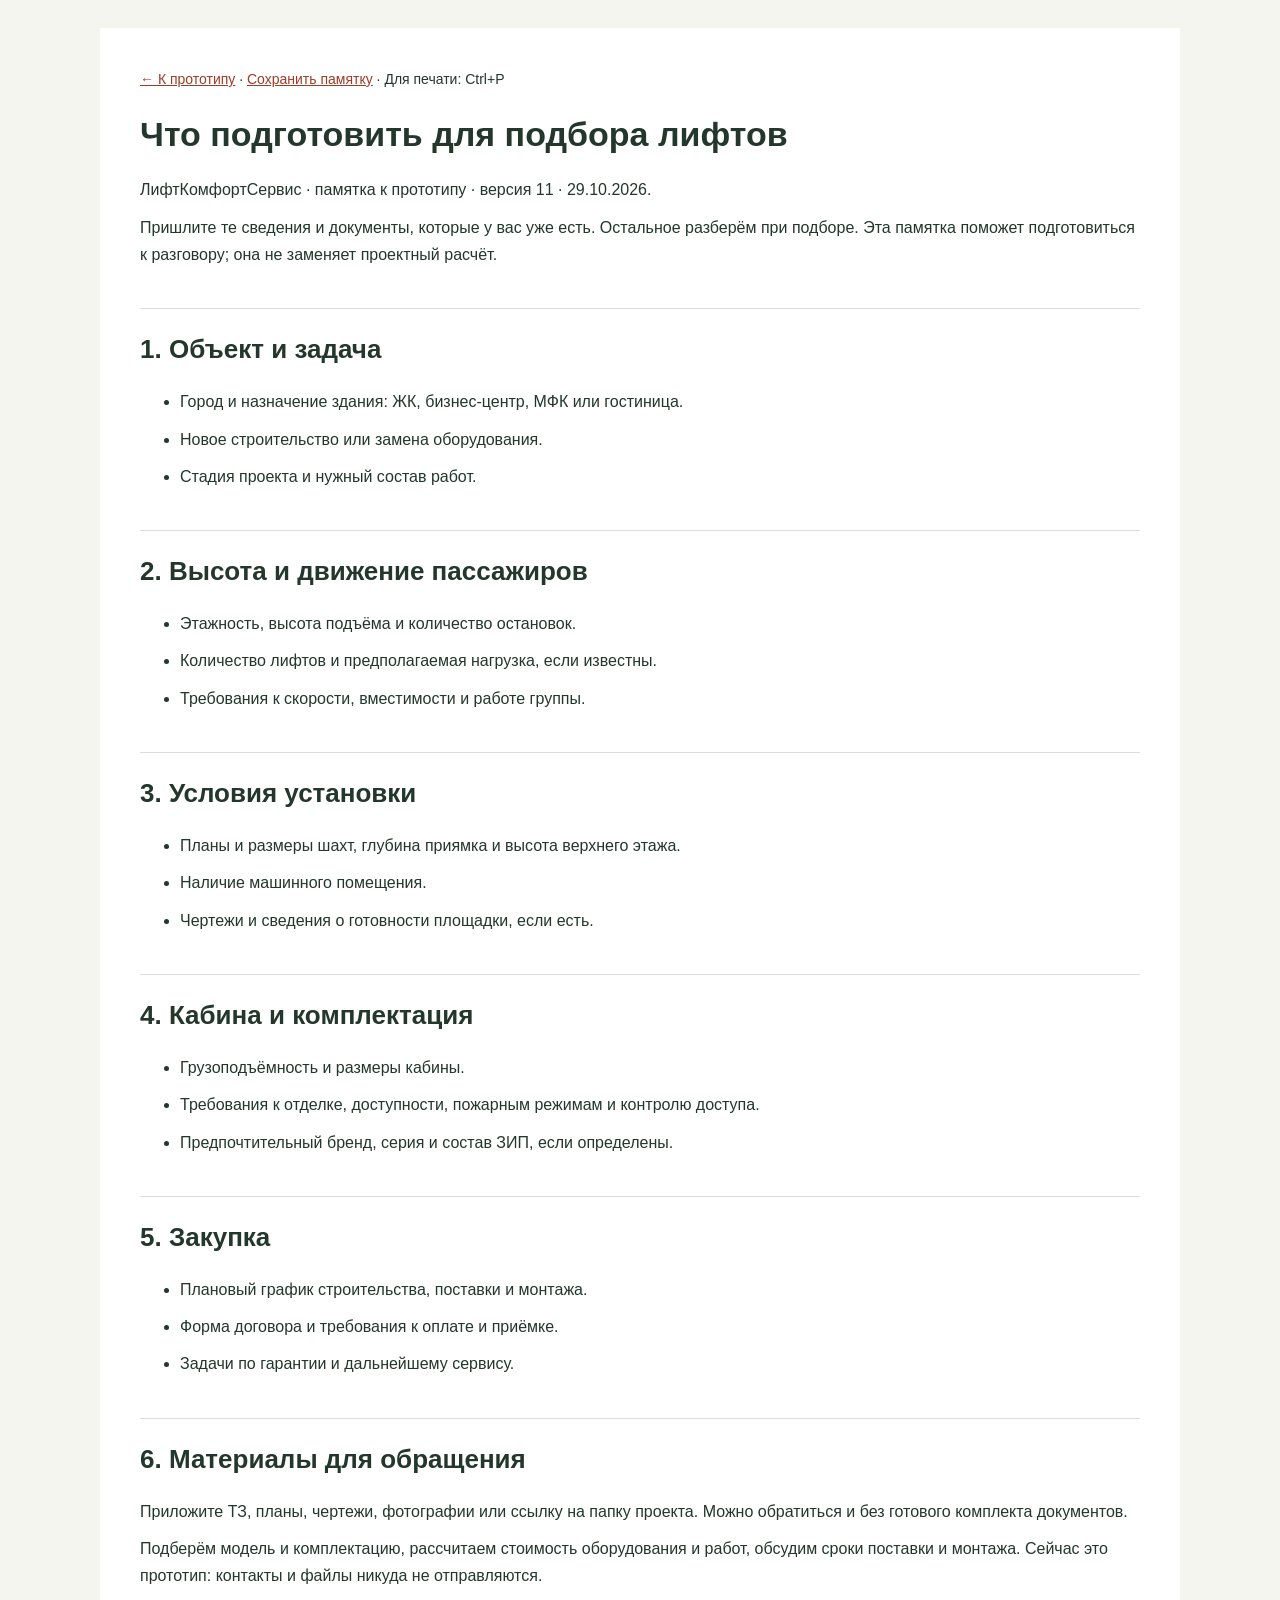
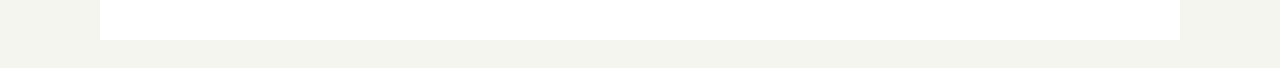
<file: docs/project-checklist.html>
<!DOCTYPE html>

<html lang="ru"><head><meta charset="utf-8"/><meta content="width=device-width,initial-scale=1" name="viewport"/><meta content="noindex,nofollow" name="robots"/><title>Исходные данные для подбора лифтов — ЛКС</title><style>body{font:16px/1.7 Arial,sans-serif;background:#f4f5ef;color:#23372c;margin:0}main{max-width:1000px;margin:28px auto;padding:40px;background:white}h1{font-size:34px;line-height:1.15}h2{font-size:26px;line-height:1.3;margin-top:40px;border-top:1px solid #ddd;padding-top:24px}h3,h4{line-height:1.35}p,li{margin:10px 0}a{color:#9d3c27;overflow-wrap:anywhere}table{border-collapse:collapse;font-size:13px}th,td{border:1px solid #ccd4c7;padding:10px;text-align:left}nav{font-size:14px}pre{white-space:pre-wrap} .table-wrap{overflow:auto} @media(max-width:650px){main{margin:0;padding:22px}h1{font-size:29px}}@media print{body{background:white}main{margin:0;padding:0}nav{display:none}h2,h3{break-after:avoid}}</style></head><body><main><nav><a href="../index.html?v=11#request">← К прототипу</a> · <a download="" href="project-checklist.html">Сохранить памятку</a> · Для печати: Ctrl+P</nav><h1>Что подготовить для подбора лифтов</h1>
<p>ЛифтКомфортСервис · памятка к прототипу · версия 11 · 29.10.2026.</p>
<p>Пришлите те сведения и документы, которые у вас уже есть. Остальное разберём при подборе. Эта памятка поможет подготовиться к разговору; она не заменяет проектный расчёт.</p>
<h2>1. Объект и задача</h2>
<ul>
<li>Город и назначение здания: ЖК, бизнес-центр, МФК или гостиница.</li>
<li>Новое строительство или замена оборудования.</li>
<li>Стадия проекта и нужный состав работ.</li>
</ul>
<h2>2. Высота и движение пассажиров</h2>
<ul>
<li>Этажность, высота подъёма и количество остановок.</li>
<li>Количество лифтов и предполагаемая нагрузка, если известны.</li>
<li>Требования к скорости, вместимости и работе группы.</li>
</ul>
<h2>3. Условия установки</h2>
<ul>
<li>Планы и размеры шахт, глубина приямка и высота верхнего этажа.</li>
<li>Наличие машинного помещения.</li>
<li>Чертежи и сведения о готовности площадки, если есть.</li>
</ul>
<h2>4. Кабина и комплектация</h2>
<ul>
<li>Грузоподъёмность и размеры кабины.</li>
<li>Требования к отделке, доступности, пожарным режимам и контролю доступа.</li>
<li>Предпочтительный бренд, серия и состав ЗИП, если определены.</li>
</ul>
<h2>5. Закупка</h2>
<ul>
<li>Плановый график строительства, поставки и монтажа.</li>
<li>Форма договора и требования к оплате и приёмке.</li>
<li>Задачи по гарантии и дальнейшему сервису.</li>
</ul>
<h2>6. Материалы для обращения</h2>
<p>Приложите ТЗ, планы, чертежи, фотографии или ссылку на папку проекта. Можно обратиться и без готового комплекта документов.</p>
<p>Подберём модель и комплектацию, рассчитаем стоимость оборудования и работ, обсудим сроки поставки и монтажа. Сейчас это прототип: контакты и файлы никуда не отправляются.</p></main></body></html>
</file>
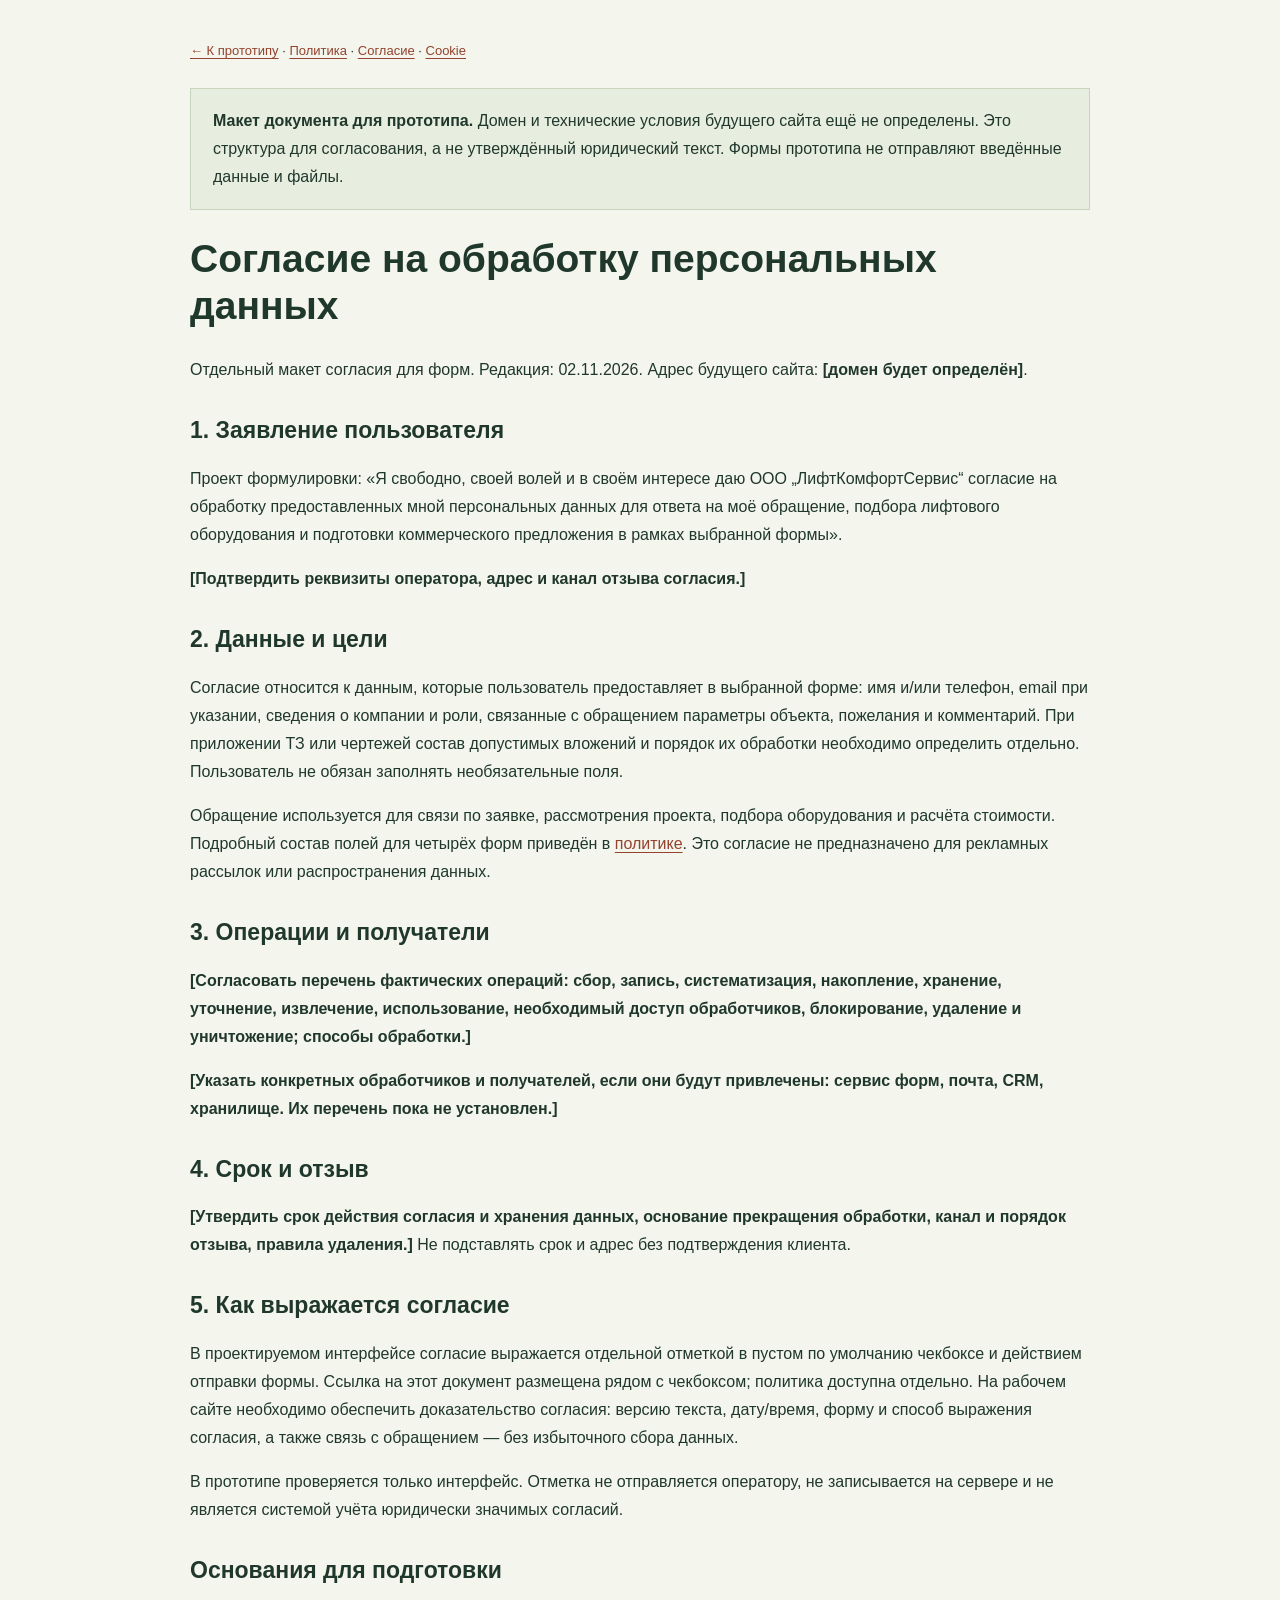
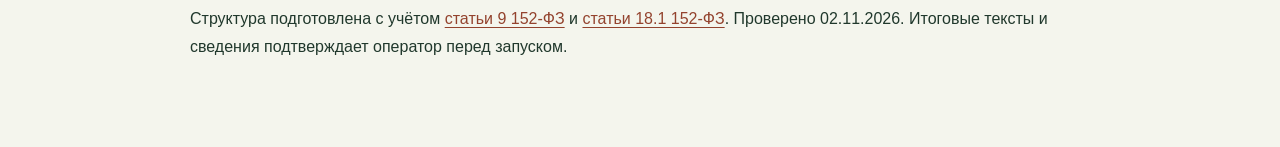
<file: legal/consent.html>
<!doctype html><html lang="ru"><head><meta charset="utf-8"><meta name="viewport" content="width=device-width,initial-scale=1"><meta name="robots" content="noindex,nofollow"><title>Согласие на обработку персональных данных · макет ЛКС</title><style>:root{font-family:Segoe UI,Arial,sans-serif;color:#20382c;background:#f4f5ed;line-height:1.75}body{margin:0}main{max-width:900px;margin:0 auto;padding:40px 24px 70px}h1{font-size:clamp(27px,4vw,39px);line-height:1.2}h2{font-size:23px;line-height:1.3;margin-top:32px}h3{font-size:18px}a{color:#93432e;text-underline-offset:3px}.draft{padding:18px 22px;border:1px solid #c9d4bd;background:#e8eedf;margin:25px 0}table{border-collapse:collapse;width:100%;font-size:13px}th,td{padding:12px;border:1px solid #c5d0bc;text-align:left;vertical-align:top}code{overflow-wrap:anywhere}nav{font-size:13px}li{margin:7px 0}.table-scroll{overflow-x:auto}</style></head><body><main><nav><a href="../index.html?v=28">← К прототипу</a> · <a href="privacy.html">Политика</a> · <a href="consent.html">Согласие</a> · <a href="cookies.html">Cookie</a></nav><div class="draft"><strong>Макет документа для прототипа.</strong> Домен и технические условия будущего сайта ещё не определены. Это структура для согласования, а не утверждённый юридический текст. Формы прототипа не отправляют введённые данные и файлы.</div><h1>Согласие на обработку персональных данных</h1>
<p>Отдельный макет согласия для форм. Редакция: 02.11.2026. Адрес будущего сайта: <strong>[домен будет определён]</strong>.</p>
<h2>1. Заявление пользователя</h2>
<p>Проект формулировки: «Я свободно, своей волей и в своём интересе даю ООО „ЛифтКомфортСервис“ согласие на обработку предоставленных мной персональных данных для ответа на моё обращение, подбора лифтового оборудования и подготовки коммерческого предложения в рамках выбранной формы».</p>
<p><strong>[Подтвердить реквизиты оператора, адрес и канал отзыва согласия.]</strong></p>
<h2>2. Данные и цели</h2>
<p>Согласие относится к данным, которые пользователь предоставляет в выбранной форме: имя и/или телефон, email при указании, сведения о компании и роли, связанные с обращением параметры объекта, пожелания и комментарий. При приложении ТЗ или чертежей состав допустимых вложений и порядок их обработки необходимо определить отдельно. Пользователь не обязан заполнять необязательные поля.</p>
<p>Обращение используется для связи по заявке, рассмотрения проекта, подбора оборудования и расчёта стоимости. Подробный состав полей для четырёх форм приведён в <a href="privacy.html">политике</a>. Это согласие не предназначено для рекламных рассылок или распространения данных.</p>
<h2>3. Операции и получатели</h2>
<p><strong>[Согласовать перечень фактических операций: сбор, запись, систематизация, накопление, хранение, уточнение, извлечение, использование, необходимый доступ обработчиков, блокирование, удаление и уничтожение; способы обработки.]</strong></p>
<p><strong>[Указать конкретных обработчиков и получателей, если они будут привлечены: сервис форм, почта, CRM, хранилище. Их перечень пока не установлен.]</strong></p>
<h2>4. Срок и отзыв</h2>
<p><strong>[Утвердить срок действия согласия и хранения данных, основание прекращения обработки, канал и порядок отзыва, правила удаления.]</strong> Не подставлять срок и адрес без подтверждения клиента.</p>
<h2>5. Как выражается согласие</h2>
<p>В проектируемом интерфейсе согласие выражается отдельной отметкой в пустом по умолчанию чекбоксе и действием отправки формы. Ссылка на этот документ размещена рядом с чекбоксом; политика доступна отдельно. На рабочем сайте необходимо обеспечить доказательство согласия: версию текста, дату/время, форму и способ выражения согласия, а также связь с обращением — без избыточного сбора данных.</p>
<p>В прототипе проверяется только интерфейс. Отметка не отправляется оператору, не записывается на сервере и не является системой учёта юридически значимых согласий.</p>
<h2>Основания для подготовки</h2>
<p>Структура подготовлена с учётом <a href="https://www.consultant.ru/document/cons_doc_LAW_61801/6c94959bc017ac80140621762d2ac59f6006b08c/">статьи 9 152-ФЗ</a> и <a href="https://www.consultant.ru/document/cons_doc_LAW_61801/eeeebe22bf738fd65bb66b95cc278911ae2525ee/">статьи 18.1 152-ФЗ</a>. Проверено 02.11.2026. Итоговые тексты и сведения подтверждает оператор перед запуском.</p></main></body></html>
</file>
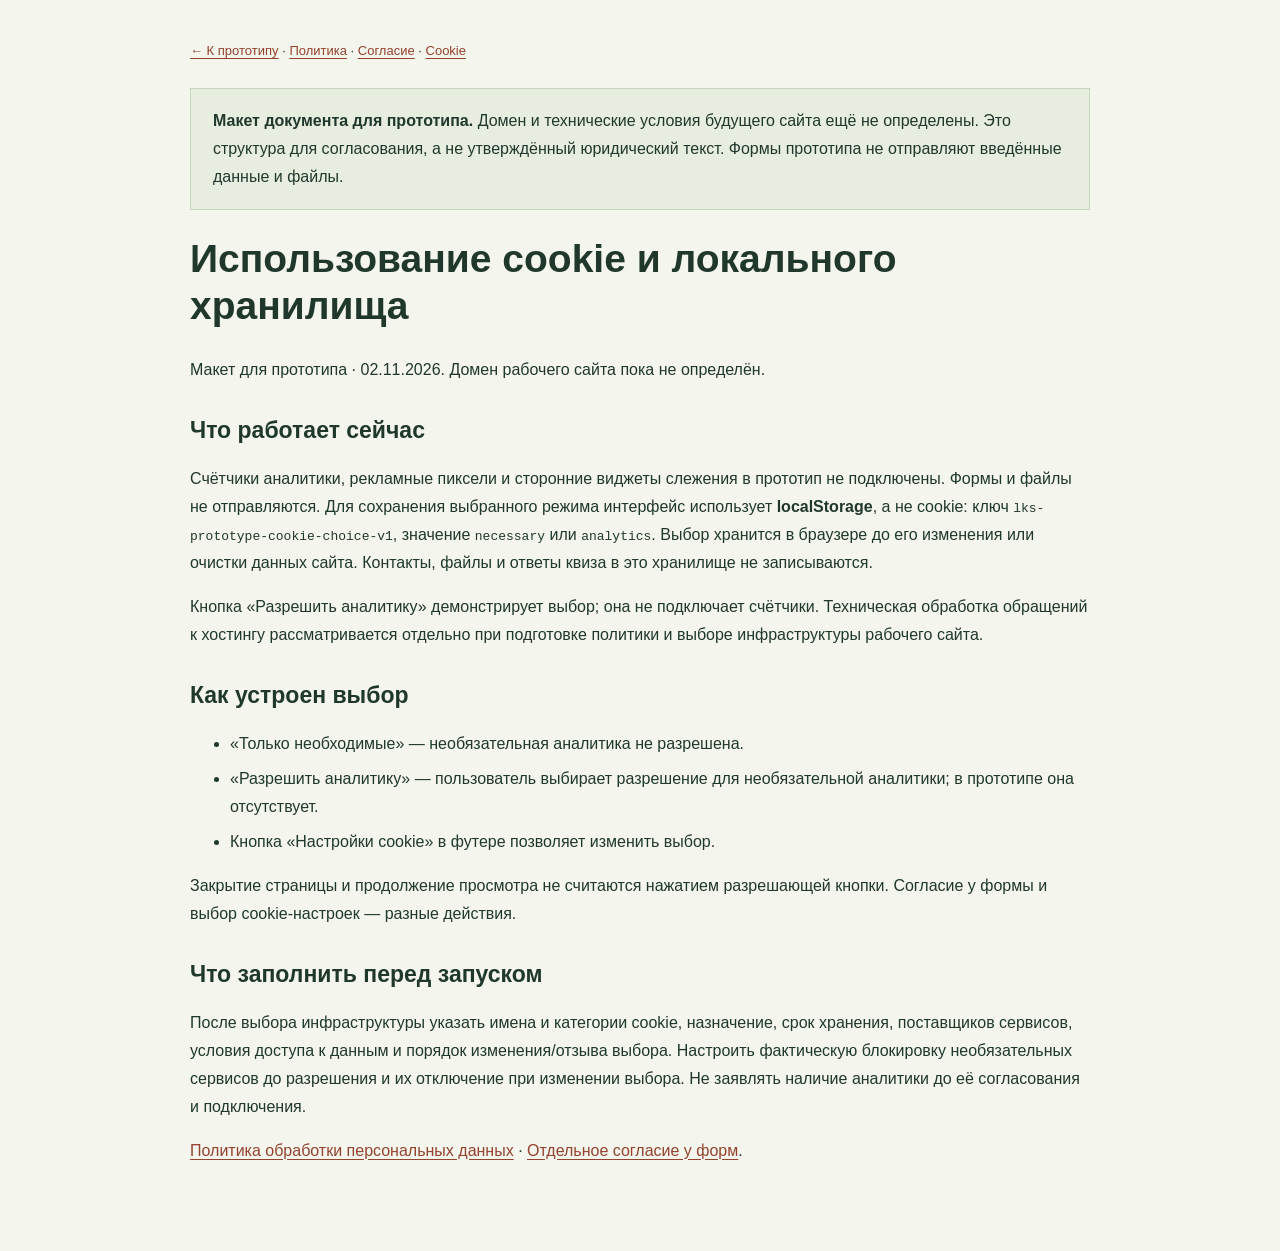
<file: legal/cookies.html>
<!doctype html><html lang="ru"><head><meta charset="utf-8"><meta name="viewport" content="width=device-width,initial-scale=1"><meta name="robots" content="noindex,nofollow"><title>Использование cookie и локального хранилища · макет ЛКС</title><style>:root{font-family:Segoe UI,Arial,sans-serif;color:#20382c;background:#f4f5ed;line-height:1.75}body{margin:0}main{max-width:900px;margin:0 auto;padding:40px 24px 70px}h1{font-size:clamp(27px,4vw,39px);line-height:1.2}h2{font-size:23px;line-height:1.3;margin-top:32px}h3{font-size:18px}a{color:#93432e;text-underline-offset:3px}.draft{padding:18px 22px;border:1px solid #c9d4bd;background:#e8eedf;margin:25px 0}table{border-collapse:collapse;width:100%;font-size:13px}th,td{padding:12px;border:1px solid #c5d0bc;text-align:left;vertical-align:top}code{overflow-wrap:anywhere}nav{font-size:13px}li{margin:7px 0}.table-scroll{overflow-x:auto}</style></head><body><main><nav><a href="../index.html?v=28">← К прототипу</a> · <a href="privacy.html">Политика</a> · <a href="consent.html">Согласие</a> · <a href="cookies.html">Cookie</a></nav><div class="draft"><strong>Макет документа для прототипа.</strong> Домен и технические условия будущего сайта ещё не определены. Это структура для согласования, а не утверждённый юридический текст. Формы прототипа не отправляют введённые данные и файлы.</div><h1>Использование cookie и локального хранилища</h1>
<p>Макет для прототипа · 02.11.2026. Домен рабочего сайта пока не определён.</p>
<h2>Что работает сейчас</h2>
<p>Счётчики аналитики, рекламные пиксели и сторонние виджеты слежения в прототип не подключены. Формы и файлы не отправляются. Для сохранения выбранного режима интерфейс использует <strong>localStorage</strong>, а не cookie: ключ <code>lks-prototype-cookie-choice-v1</code>, значение <code>necessary</code> или <code>analytics</code>. Выбор хранится в браузере до его изменения или очистки данных сайта. Контакты, файлы и ответы квиза в это хранилище не записываются.</p>
<p>Кнопка «Разрешить аналитику» демонстрирует выбор; она не подключает счётчики. Техническая обработка обращений к хостингу рассматривается отдельно при подготовке политики и выборе инфраструктуры рабочего сайта.</p>
<h2>Как устроен выбор</h2>
<ul>
<li>«Только необходимые» — необязательная аналитика не разрешена.</li>
<li>«Разрешить аналитику» — пользователь выбирает разрешение для необязательной аналитики; в прототипе она отсутствует.</li>
<li>Кнопка «Настройки cookie» в футере позволяет изменить выбор.</li>
</ul>
<p>Закрытие страницы и продолжение просмотра не считаются нажатием разрешающей кнопки. Согласие у формы и выбор cookie-настроек — разные действия.</p>
<h2>Что заполнить перед запуском</h2>
<p>После выбора инфраструктуры указать имена и категории cookie, назначение, срок хранения, поставщиков сервисов, условия доступа к данным и порядок изменения/отзыва выбора. Настроить фактическую блокировку необязательных сервисов до разрешения и их отключение при изменении выбора. Не заявлять наличие аналитики до её согласования и подключения.</p>
<p><a href="privacy.html">Политика обработки персональных данных</a> · <a href="consent.html">Отдельное согласие у форм</a>.</p></main></body></html>
</file>
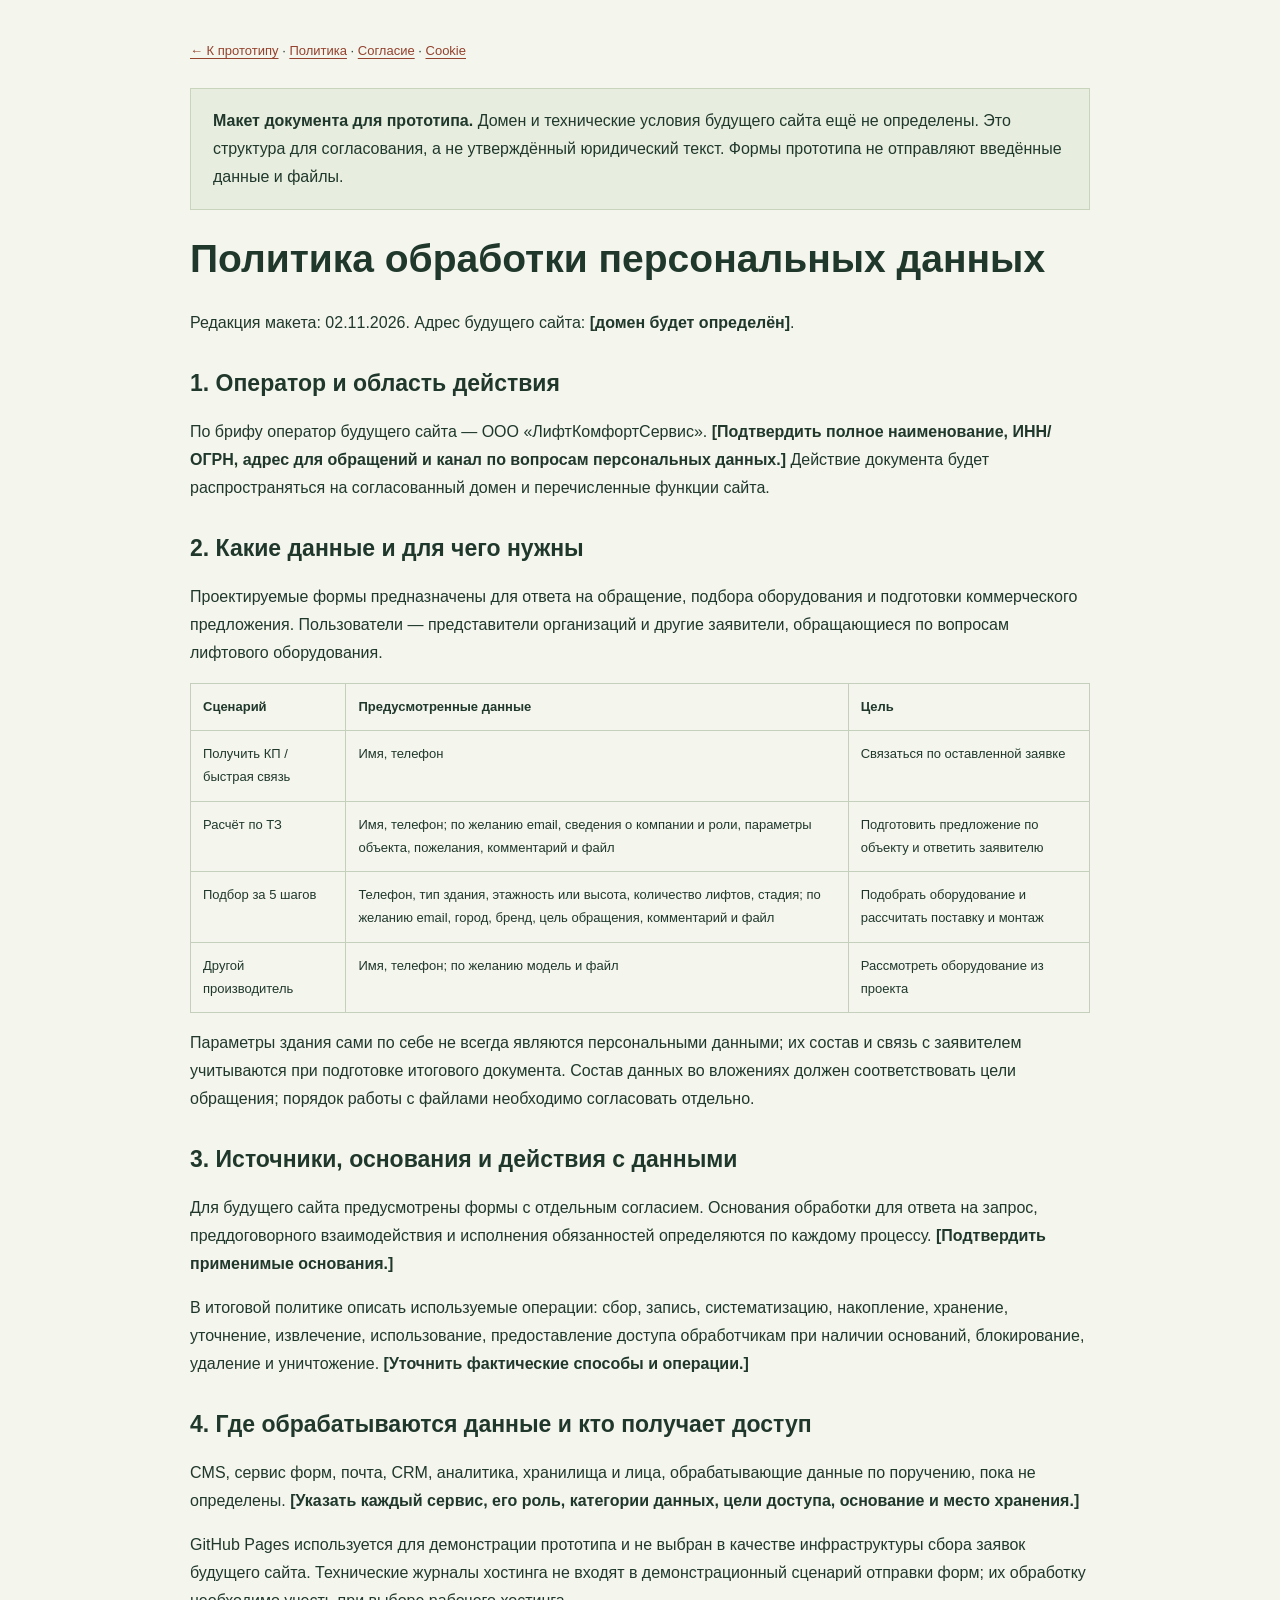
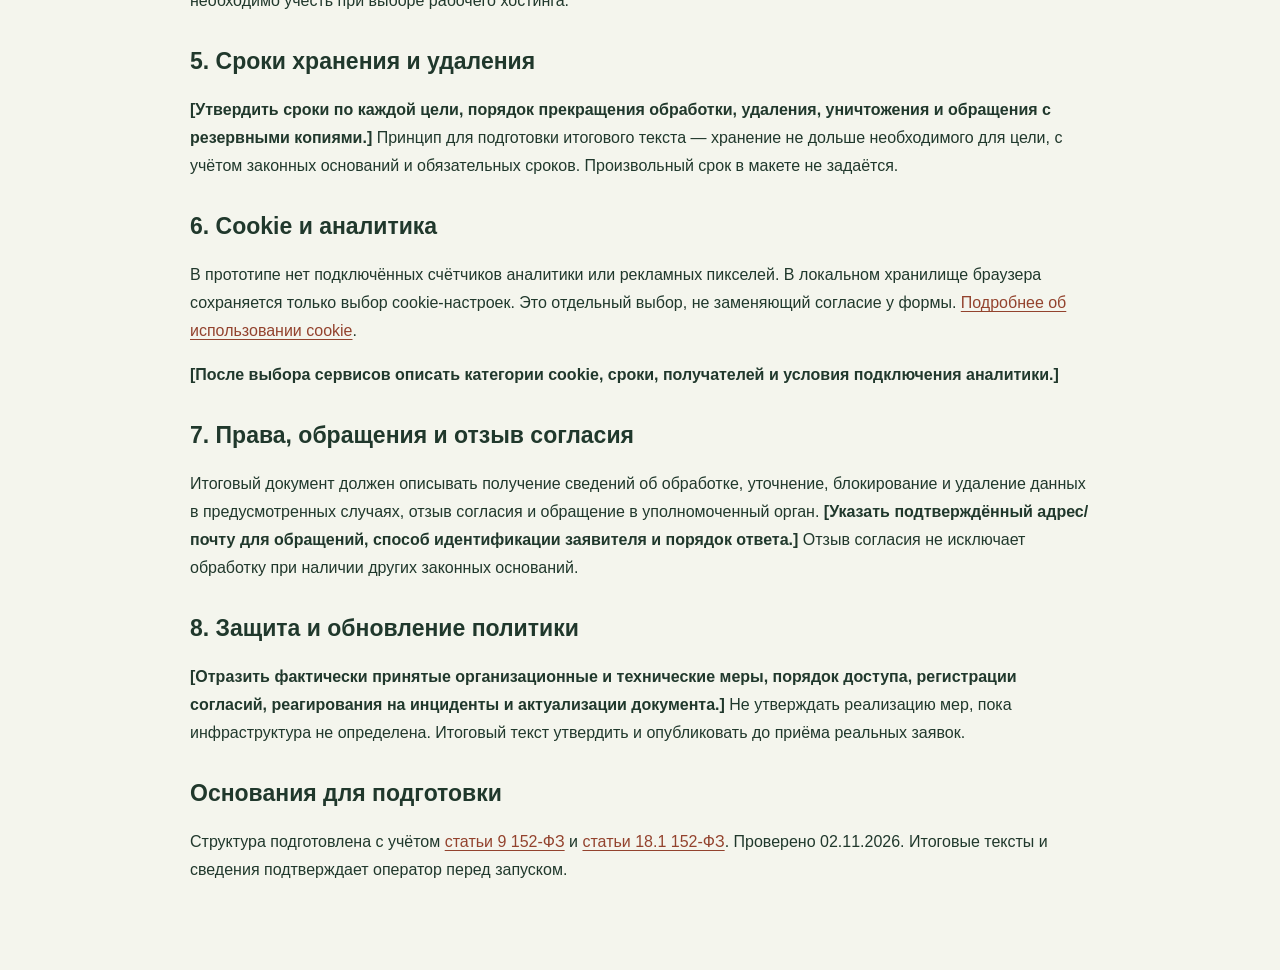
<file: legal/privacy.html>
<!doctype html><html lang="ru"><head><meta charset="utf-8"><meta name="viewport" content="width=device-width,initial-scale=1"><meta name="robots" content="noindex,nofollow"><title>Политика обработки персональных данных · макет ЛКС</title><style>:root{font-family:Segoe UI,Arial,sans-serif;color:#20382c;background:#f4f5ed;line-height:1.75}body{margin:0}main{max-width:900px;margin:0 auto;padding:40px 24px 70px}h1{font-size:clamp(27px,4vw,39px);line-height:1.2}h2{font-size:23px;line-height:1.3;margin-top:32px}h3{font-size:18px}a{color:#93432e;text-underline-offset:3px}.draft{padding:18px 22px;border:1px solid #c9d4bd;background:#e8eedf;margin:25px 0}table{border-collapse:collapse;width:100%;font-size:13px}th,td{padding:12px;border:1px solid #c5d0bc;text-align:left;vertical-align:top}code{overflow-wrap:anywhere}nav{font-size:13px}li{margin:7px 0}.table-scroll{overflow-x:auto}</style></head><body><main><nav><a href="../index.html?v=28">← К прототипу</a> · <a href="privacy.html">Политика</a> · <a href="consent.html">Согласие</a> · <a href="cookies.html">Cookie</a></nav><div class="draft"><strong>Макет документа для прототипа.</strong> Домен и технические условия будущего сайта ещё не определены. Это структура для согласования, а не утверждённый юридический текст. Формы прототипа не отправляют введённые данные и файлы.</div><h1>Политика обработки персональных данных</h1>
<p>Редакция макета: 02.11.2026. Адрес будущего сайта: <strong>[домен будет определён]</strong>.</p>
<h2>1. Оператор и область действия</h2>
<p>По брифу оператор будущего сайта — ООО «ЛифтКомфортСервис». <strong>[Подтвердить полное наименование, ИНН/ОГРН, адрес для обращений и канал по вопросам персональных данных.]</strong> Действие документа будет распространяться на согласованный домен и перечисленные функции сайта.</p>
<h2>2. Какие данные и для чего нужны</h2>
<p>Проектируемые формы предназначены для ответа на обращение, подбора оборудования и подготовки коммерческого предложения. Пользователи — представители организаций и другие заявители, обращающиеся по вопросам лифтового оборудования.</p>
<div class="table-scroll"><table>
<thead>
<tr>
<th>Сценарий</th>
<th>Предусмотренные данные</th>
<th>Цель</th>
</tr>
</thead>
<tbody>
<tr>
<td>Получить КП / быстрая связь</td>
<td>Имя, телефон</td>
<td>Связаться по оставленной заявке</td>
</tr>
<tr>
<td>Расчёт по ТЗ</td>
<td>Имя, телефон; по желанию email, сведения о компании и роли, параметры объекта, пожелания, комментарий и файл</td>
<td>Подготовить предложение по объекту и ответить заявителю</td>
</tr>
<tr>
<td>Подбор за 5 шагов</td>
<td>Телефон, тип здания, этажность или высота, количество лифтов, стадия; по желанию email, город, бренд, цель обращения, комментарий и файл</td>
<td>Подобрать оборудование и рассчитать поставку и монтаж</td>
</tr>
<tr>
<td>Другой производитель</td>
<td>Имя, телефон; по желанию модель и файл</td>
<td>Рассмотреть оборудование из проекта</td>
</tr>
</tbody>
</table></div>
<p>Параметры здания сами по себе не всегда являются персональными данными; их состав и связь с заявителем учитываются при подготовке итогового документа. Состав данных во вложениях должен соответствовать цели обращения; порядок работы с файлами необходимо согласовать отдельно.</p>
<h2>3. Источники, основания и действия с данными</h2>
<p>Для будущего сайта предусмотрены формы с отдельным согласием. Основания обработки для ответа на запрос, преддоговорного взаимодействия и исполнения обязанностей определяются по каждому процессу. <strong>[Подтвердить применимые основания.]</strong></p>
<p>В итоговой политике описать используемые операции: сбор, запись, систематизацию, накопление, хранение, уточнение, извлечение, использование, предоставление доступа обработчикам при наличии оснований, блокирование, удаление и уничтожение. <strong>[Уточнить фактические способы и операции.]</strong></p>
<h2>4. Где обрабатываются данные и кто получает доступ</h2>
<p>CMS, сервис форм, почта, CRM, аналитика, хранилища и лица, обрабатывающие данные по поручению, пока не определены. <strong>[Указать каждый сервис, его роль, категории данных, цели доступа, основание и место хранения.]</strong></p>
<p>GitHub Pages используется для демонстрации прототипа и не выбран в качестве инфраструктуры сбора заявок будущего сайта. Технические журналы хостинга не входят в демонстрационный сценарий отправки форм; их обработку необходимо учесть при выборе рабочего хостинга.</p>
<h2>5. Сроки хранения и удаления</h2>
<p><strong>[Утвердить сроки по каждой цели, порядок прекращения обработки, удаления, уничтожения и обращения с резервными копиями.]</strong> Принцип для подготовки итогового текста — хранение не дольше необходимого для цели, с учётом законных оснований и обязательных сроков. Произвольный срок в макете не задаётся.</p>
<h2>6. Cookie и аналитика</h2>
<p>В прототипе нет подключённых счётчиков аналитики или рекламных пикселей. В локальном хранилище браузера сохраняется только выбор cookie-настроек. Это отдельный выбор, не заменяющий согласие у формы. <a href="cookies.html">Подробнее об использовании cookie</a>.</p>
<p><strong>[После выбора сервисов описать категории cookie, сроки, получателей и условия подключения аналитики.]</strong></p>
<h2>7. Права, обращения и отзыв согласия</h2>
<p>Итоговый документ должен описывать получение сведений об обработке, уточнение, блокирование и удаление данных в предусмотренных случаях, отзыв согласия и обращение в уполномоченный орган. <strong>[Указать подтверждённый адрес/почту для обращений, способ идентификации заявителя и порядок ответа.]</strong> Отзыв согласия не исключает обработку при наличии других законных оснований.</p>
<h2>8. Защита и обновление политики</h2>
<p><strong>[Отразить фактически принятые организационные и технические меры, порядок доступа, регистрации согласий, реагирования на инциденты и актуализации документа.]</strong> Не утверждать реализацию мер, пока инфраструктура не определена. Итоговый текст утвердить и опубликовать до приёма реальных заявок.</p>
<h2>Основания для подготовки</h2>
<p>Структура подготовлена с учётом <a href="https://www.consultant.ru/document/cons_doc_LAW_61801/6c94959bc017ac80140621762d2ac59f6006b08c/">статьи 9 152-ФЗ</a> и <a href="https://www.consultant.ru/document/cons_doc_LAW_61801/eeeebe22bf738fd65bb66b95cc278911ae2525ee/">статьи 18.1 152-ФЗ</a>. Проверено 02.11.2026. Итоговые тексты и сведения подтверждает оператор перед запуском.</p></main></body></html>
</file>
<file: styles.css>
:root{--paper:#f8f8f2;--ink:#20382c;--muted:#586b5d;--line:#ced8ca;--tint:#edf1e7;--accent:#b6472e;--dark:#1c3026;scroll-behavior:smooth;scroll-padding-top:150px;font-family:'Segoe UI',Arial,sans-serif;color:var(--ink);background:#e5e9df;font-synthesis:none}*{box-sizing:border-box}body{margin:0;font-size:15px;line-height:1.65}button,input,select,textarea{font:inherit}button,a,input,select,textarea{-webkit-tap-highlight-color:transparent}button{cursor:pointer}button{border:0}a{color:inherit;text-decoration:none}button:focus-visible,a:focus-visible,input:focus-visible,textarea:focus-visible,select:focus-visible,summary:focus-visible,[tabindex]:focus-visible{outline:3px solid #ad552c;outline-offset:4px}h1,h2,h3,h4,p,figure,dl{margin:0}h1,h2,h3,h4{font-weight:550;letter-spacing:-.035em}h2{font-size:clamp(31px,3.3cqi,48px);line-height:1.12}h3{line-height:1.25}p{margin-bottom:15px}img{max-width:100%}ul{padding-left:20px}button[disabled]{cursor:default}[hidden]{display:none!important}.site-shell{max-width:1600px;margin:auto;background:var(--paper);container-type:inline-size;box-shadow:0 0 0 1px var(--line)}.mode-mobile .site-shell{max-width:390px;margin:24px auto}.section{padding:88px 6.5%;border-bottom:1px solid var(--line)}.section-intro{max-width:850px;margin-bottom:38px}.section-intro h2{margin-bottom:20px}.section-intro>p:last-child{font-size:16px;color:var(--muted);max-width:720px;margin:0}.eyebrow,.overline{font:11px/1.5 'Courier New',monospace;text-transform:uppercase;letter-spacing:.07em;color:var(--muted);margin-bottom:20px}.button{display:inline-flex;align-items:center;justify-content:space-between;gap:25px;min-height:54px;padding:16px 23px;background:var(--accent);color:white;border:1px solid var(--accent);border-radius:3px;font-size:14px;font-weight:550;line-height:1.45;text-align:left;transition:background .15s,border-color .15s}.button:hover{background:#91351f;border-color:#91351f}.button.secondary{background:transparent;color:var(--ink);border-color:#a8b9a0}.button.secondary:hover{background:#e6ecdf}.button.small{padding:12px 16px;min-height:43px;font-size:12px}.button.full{width:100%}.button span{font-size:20px}.text-button{display:inline-flex;align-items:center;justify-content:space-between;gap:20px;background:transparent;color:var(--ink);padding:11px 0;border-bottom:1px solid #aebca6;font-size:14px;text-align:left;line-height:1.5}.text-button:hover{color:var(--accent);border-color:var(--accent)}.inline-link,.source-link{text-decoration:underline;text-underline-offset:4px;font-size:12px}.inline-link:hover,.source-link:hover{color:var(--accent)}.micro{color:var(--muted);font-size:12px;line-height:1.65}.skip-link{position:fixed;left:20px;top:-100px;z-index:100;background:white;padding:14px}.skip-link:focus{top:60px}
.review-bar{position:sticky;top:0;z-index:80;min-height:54px;padding:9px 24px;background:#16251d;color:#e7eee1;display:flex;justify-content:space-between;align-items:center;gap:12px;font-size:11px}.review-title{display:flex;align-items:center;gap:8px;white-space:nowrap}.review-title i{height:6px;width:6px;background:#c1d8a6;border-radius:50%}.review-caption{color:#b2c1aa}.review-actions{display:flex;gap:10px;align-items:center}.review-actions button{background:transparent;color:inherit;font-size:11px;padding:7px 11px;border:1px solid #61705b;border-radius:2px}.device-switch{display:flex}.device-switch button{border-radius:0}.device-switch button+button{border-left:0}.device-switch [aria-pressed=true]{background:#dfe8d6;color:#20352a}.header{position:sticky;top:54px;z-index:60;background:#f8f8f2f5;backdrop-filter:blur(12px);min-height:89px;border-bottom:1px solid var(--line);padding:18px 4%;display:flex;align-items:center;justify-content:space-between;gap:24px}.brand{display:flex;align-items:center;gap:12px;flex-shrink:0}.brand-mark{width:29px;height:35px}.brand strong{display:block;font-size:17px;letter-spacing:-.045em;line-height:1.3}.brand small{display:block;margin-top:5px;font-size:10px;color:var(--muted)}.nav{display:flex;gap:22px;font-size:12px}.nav a:hover{text-decoration:underline;text-underline-offset:5px}.header-contact{display:flex;flex-direction:column;gap:2px}.header-contact a{font-size:13px;white-space:nowrap;font-weight:600}.header-contact span{font-size:9px;color:var(--muted)}.menu-toggle{display:none}
.hero{display:grid;grid-template-columns:minmax(0,1.38fr) minmax(0,1fr);gap:6%;padding-top:60px;padding-bottom:55px;align-items:start}.hero h1{font-size:clamp(38px,4.35cqi,68px);line-height:1.04;letter-spacing:-.055em;margin-bottom:25px}.hero h1>span{display:block;font-size:.72em;line-height:1.14;letter-spacing:-.04em;margin-top:14px;color:#647461}.hero .lead{font-size:17px;color:#4c6251;line-height:1.7;max-width:620px;margin-bottom:25px}.hero-actions{display:flex;flex-wrap:wrap;gap:12px}.hero .micro{margin:15px 0 27px;max-width:540px}.hero-benefits{list-style:none;padding:0;display:grid;gap:13px;margin:0;border-top:1px solid var(--line);padding-top:23px}.hero-benefits li{padding-left:21px;position:relative;font-size:13px;line-height:1.5}.hero-benefits li:before{content:'↗';position:absolute;left:0;color:var(--accent)}.hero-benefits b{font-weight:600}.hero-benefits span{display:block;color:var(--muted);font-size:11px;margin-top:3px}.hero-visual{position:relative;background:#e7ede1;border:1px solid #c6d1bd;min-width:0}.visual-top{display:flex;justify-content:space-between;gap:15px;padding:15px 19px;font:10px/1.5 'Courier New',monospace;border-bottom:1px solid #c6d1bd}.hero-equipment-image{display:block;width:100%;height:515px;object-fit:contain;padding:15px 25px 28px}.visual-spec{position:absolute;left:18px;bottom:84px;background:#f8fbf3ee;border:1px solid #b9c9ae;padding:14px 19px;display:flex;flex-direction:column;box-shadow:4px 4px 0 #243a2a12}.visual-spec>span{font-size:10px;color:var(--muted)}.visual-spec strong{font-size:34px;line-height:1.25;font-weight:550;letter-spacing:-.04em}.visual-spec small{font-size:16px;font-weight:400}.hero-photo-caption{font-size:11px;color:var(--muted);line-height:1.65;padding:13px 18px;margin:0;border-top:1px solid #c6d1bd;background:#eff3e8}.hero-photo-caption a{display:block;text-decoration:underline;text-underline-offset:3px}.proof-strip{display:grid;grid-template-columns:repeat(3,minmax(0,1fr)) 1.05fr;background:var(--dark);color:#f2f5ea;padding:28px 6.5%;gap:28px}.proof-strip>div{border-right:1px solid #57694e;padding-right:20px}.proof-strip strong{font-size:20px;display:block;line-height:1.3;font-weight:500;letter-spacing:-.03em}.proof-strip span{font-size:11px;display:block;color:#bbcab0;margin-top:7px}.proof-strip>a{display:flex;align-items:center;justify-content:space-between;font-size:13px;gap:25px}.proof-strip>a>span{font-size:25px;color:#d9e8c6;margin:0}
.task-section{background:#f3f3e9}.segment-tabs{display:grid;grid-template-columns:repeat(4,1fr);border:1px solid #b9c8b1}.segment-tabs button{padding:17px;background:transparent;border-right:1px solid #b9c8b1;font-size:14px;line-height:1.4;color:var(--ink)}.segment-tabs button:last-child{border:0}.segment-tabs [aria-selected=true]{background:var(--dark);color:white}.segment-panel{display:grid;grid-template-columns:1.1fr 1fr;gap:8%;padding:36px 0 0}.segment-panel h3{font-size:29px;margin-bottom:17px;max-width:540px}.segment-panel p{color:var(--muted);font-size:14px;max-width:600px}.segment-panel .overline{font-size:10px;margin-bottom:14px}.segment-panel .button{margin-top:8px}.input-map{border-left:1px solid #c9d3c0;padding-left:35px}.input-map>p{font-size:12px;color:var(--muted);text-transform:uppercase;letter-spacing:.04em}.input-map ul{padding:0;list-style:none;margin:0 0 22px}.input-map li{padding:14px 0;border-top:1px solid #ccd5c5;font-size:15px}.input-map li:before{content:'↗';color:var(--accent);margin-right:14px}
.equipment-section{background:#eef2e8}.factory-supply{padding-top:17px;border-top:1px solid var(--line);font-size:13px!important;color:var(--ink)!important;letter-spacing:.03em}.equipment-toolbar{display:flex;justify-content:space-between;gap:20px;align-items:center;margin-bottom:22px}.equipment-toolbar>p{font-size:12px;color:var(--muted);margin:0}.view-switch{display:flex;flex-wrap:wrap}.view-switch button{padding:11px 15px;border:1px solid #b9c7b1;font-size:12px;background:transparent;color:var(--ink)}.view-switch button+button{border-left:0}.view-switch button[aria-pressed=true]{background:var(--dark);border-color:var(--dark);color:white}.equipment-grid{display:grid;grid-template-columns:repeat(3,minmax(0,1fr));gap:18px}.equipment-card{background:#fbfcf6;border:1px solid #c4d0bd;padding:25px;position:relative;display:flex;flex-direction:column;min-width:0;scroll-margin-top:160px}.card-index{font:10px 'Courier New',monospace;color:#7b8b70;position:absolute;top:24px;right:22px}.equipment-country{font:10px/1.5 'Courier New',monospace;color:var(--muted);text-transform:uppercase;letter-spacing:.03em;padding-right:18px;margin-bottom:13px}.equipment-card h3{font-size:31px;line-height:1.2;margin-bottom:20px;min-height:59px}.equipment-card h3 small{font-size:11px;font-family:'Segoe UI',Arial,sans-serif;font-weight:400;display:block;margin-top:7px;letter-spacing:0;color:var(--muted)}.equipment-gallery{margin-bottom:20px}.equipment-photo-open{display:block;width:100%;position:relative;background:#eef1e8;border:1px solid #d5dece;padding:8px;cursor:zoom-in}.equipment-photo-open img{display:block;width:100%;height:210px;object-fit:contain}.photo-zoom{position:absolute;right:7px;bottom:7px;background:#fffffff0;border:1px solid #ccd5c4;padding:5px 7px;font-size:9px}.equipment-thumbs{display:flex;gap:7px;margin:9px 0}.equipment-thumbs button{width:43px;height:43px;padding:2px;border:1px solid #b9c7b0;background:white}.equipment-thumbs [aria-pressed=true]{border:2px solid var(--accent)}.equipment-thumbs img{width:100%;height:100%;object-fit:contain;display:block}.equipment-gallery figcaption{font-size:10px;line-height:1.5;color:var(--muted);min-height:46px}.equipment-photo-caption{display:block;margin-bottom:4px}.equipment-photo-source,.equipment-spec-source a{font-size:10px;text-decoration:underline;text-underline-offset:3px;overflow-wrap:anywhere}.equipment-benefit{font-size:19px;line-height:1.3;margin-bottom:13px}.equipment-card>p{font-size:12px;line-height:1.65;color:var(--muted)}.equipment-card dl{margin:4px 0 17px;border-top:1px solid var(--line)}.equipment-card dl>div{padding:11px 0;border-bottom:1px solid var(--line)}.equipment-card dt{font-size:10px;color:var(--muted);margin-bottom:3px}.equipment-card dd{font-size:19px;line-height:1.35;margin:0;letter-spacing:-.025em}.equipment-card .equipment-detail{margin-top:auto;font-size:11px;margin-bottom:13px}.equipment-spec-source{margin-bottom:17px!important}.equipment-card .button{font-size:12px;padding:14px 17px;min-height:48px}.equipment-pending{min-height:344px;display:flex;flex-direction:column;justify-content:center;background:#eef1e8;border:1px dashed #b3c1aa;text-align:center;padding:20px;margin-bottom:20px}.equipment-pending-mark{font:30px/1.3 'Courier New',monospace;color:#6e8261;width:108px;border:1px solid #aebda4;margin:0 auto 20px;padding:20px 7px}.equipment-pending-mark span{display:block;font-size:42px}.equipment-pending figcaption{font-size:11px;line-height:1.6;color:var(--muted)}.equipment-disclaimer,.table-note{font-size:11px;line-height:1.7;color:var(--muted);margin:22px 0 30px;max-width:980px}.table-scroll{overflow-x:auto;border:1px solid #bccab4;background:#fbfcf6}.equipment-comparison table{width:100%;min-width:910px;border-collapse:collapse;font-size:12px;text-align:left}.equipment-comparison caption{text-align:left;padding:16px 20px;font-weight:600;font-size:15px}.equipment-comparison th,.equipment-comparison td{padding:17px 15px;border-top:1px solid var(--line);vertical-align:top}.equipment-comparison thead{background:#e3eadb;font-size:11px}.equipment-comparison tbody th{width:16%;font-size:14px;font-weight:600}.equipment-comparison td:nth-child(5){max-width:210px;color:var(--muted);font-size:11px}.equipment-comparison .text-button{white-space:nowrap;font-size:12px;padding:0}.scroll-hint{font-size:11px;color:var(--muted);margin-bottom:12px}.other-brands{border-top:1px solid #bccab4;padding-top:27px}.other-brands>h3{font-size:25px;line-height:1.25;max-width:700px;margin-bottom:24px}.additional-equipment{display:grid;grid-template-columns:1fr 1fr;gap:30px}.additional-equipment article{border-top:1px solid #c2cfba;padding-top:20px;display:flex;flex-direction:column;align-items:start}.additional-equipment h4{font-size:21px;line-height:1.3;margin-bottom:13px}.additional-equipment p{font-size:12px;color:var(--muted);line-height:1.7}.additional-equipment .text-button{font-size:12px;margin-top:10px}
.technology-section{background:#f8f8f2}.technology-layout{display:grid;grid-template-columns:.85fr 1.3fr;gap:7%;align-items:start}.shaft-diagram{background:#e8eee1;border:1px solid #c4d1ba;padding:28px;text-align:center}.shaft-diagram>p:first-child{font:10px/1.5 'Courier New',monospace;text-transform:uppercase;color:var(--muted);margin-bottom:24px}.shaft-grid{display:grid;grid-template-columns:repeat(3,1fr);gap:15px;max-width:330px;margin:auto}.shaft-grid>div{height:245px;border:1px solid #9caf8f;background:repeating-linear-gradient(to bottom,transparent 0,transparent 39px,#b8c8ac 40px,#b8c8ac 41px);position:relative}.shaft-grid>div>span{position:absolute;bottom:9px;left:0;right:0;font:10px 'Courier New',monospace;color:#6e8063}.car{font-style:normal;position:absolute;left:10px;right:10px;height:56px;border:1px solid #798c6c;background:#d6e0cd;display:flex;align-items:center;justify-content:center;font-size:28px;color:#4f6941}.car-a{top:40px}.car-b{top:122px;background:#b6472e;color:white;border-color:#b6472e}.car-c{top:81px}.diagram-formula{font-size:14px;line-height:1.6;margin:23px 0 8px;font-weight:600}.shaft-diagram small{font-size:10px;color:var(--muted)}.technology-list{border-top:1px solid var(--line)}.technology-list article{display:grid;grid-template-columns:34px 1fr;gap:19px;padding:23px 0;border-bottom:1px solid var(--line)}.technology-list h3{font-size:23px;margin-bottom:12px}.technology-list p{font-size:13px;color:var(--muted);line-height:1.75;margin-bottom:10px}.tech-number{font:12px 'Courier New',monospace;color:var(--accent);padding-top:6px}.source-link{font-size:10px;color:var(--muted)}
.offer-section{background:#e7eddf}.commercial-benefits{display:grid;grid-template-columns:repeat(3,minmax(0,1fr));gap:26px}.commercial-benefits article{display:flex;flex-direction:column;align-items:start;padding:25px 0;border-top:2px solid #c2d0b7}.commercial-benefits .benefit-feature{border-color:var(--accent)}.benefit-kicker{font:10px/1.5 'Courier New',monospace;text-transform:uppercase;color:var(--muted);margin-bottom:22px}.commercial-benefits h3{font-size:27px;margin-bottom:18px;max-width:320px}.commercial-benefits article>p:not(.benefit-kicker){font-size:13px;color:var(--muted);margin-bottom:27px}.benefit-bottom{font-size:11px;border-top:1px solid #b9c8ae;padding-top:14px;margin-top:auto;display:block;width:100%}.scope-layout{display:grid;grid-template-columns:1fr 1fr;gap:8%;align-items:center}.scope-copy h2{margin-bottom:24px}.scope-copy>p:not(.eyebrow){font-size:15px;color:var(--muted);margin-bottom:27px}.checklist-link{display:block;margin-top:20px}.proposal-preview{background:white;border:1px solid #bdcdb2;box-shadow:9px 9px 0 #e2e9d9;padding:30px}.proposal-heading{display:flex;justify-content:space-between;border-bottom:1px solid var(--line);padding-bottom:15px;font:10px/1.5 'Courier New',monospace;color:var(--muted);margin-bottom:25px}.proposal-preview h3{font-size:28px;margin-bottom:23px}.proposal-preview ol{list-style:none;padding:0;margin:0}.proposal-preview li{display:grid;grid-template-columns:32px 1fr;gap:16px;border-top:1px solid var(--line);padding:15px 0}.proposal-preview li>span{font:11px 'Courier New',monospace;color:var(--accent);padding-top:5px}.proposal-preview b{font-size:13px;font-weight:600}.proposal-preview li p{font-size:12px;color:var(--muted);margin:5px 0 0}.prototype-label{font-size:10px;color:var(--muted);line-height:1.65;border-top:1px dashed #bdcbb3;padding-top:15px;margin:8px 0 0}.scope-footnote{font-size:12px;color:var(--muted);border-top:1px solid var(--line);padding-top:22px;margin-top:35px;max-width:900px}
.projects-section{background:#f1f3e9}.projects-grid{display:grid;grid-template-columns:1fr 1fr;gap:24px}.project{display:grid;grid-template-columns:.9fr 1fr;min-width:0;background:#fbfcf6;border:1px solid #c6d2be}.project figure{background:#e5eadd;display:flex;flex-direction:column}.project figure img{width:100%;height:270px;object-fit:cover;display:block}.project figcaption{font-size:9px;color:var(--muted);padding:10px 12px;line-height:1.5;margin-top:auto}.project-body{padding:25px 22px;display:flex;flex-direction:column;align-items:start}.project-meta{font-size:10px;color:var(--muted);margin-bottom:12px}.project h3{font-size:26px}.project-count{font-size:49px;line-height:1.2;letter-spacing:-.045em;font-weight:500;margin:20px 0 8px}.project-count span{font-size:15px;font-weight:400;letter-spacing:0}.project-body>p:not(.project-count):not(.project-meta){font-size:12px;color:var(--muted)}.project-body .text-button{font-size:11px;margin-top:auto}.project-context{font-size:11px;line-height:1.7;color:var(--muted);margin:21px 0 0;max-width:950px}.installation-experience{margin-top:27px;padding-top:23px;border-top:1px solid var(--line);display:flex;justify-content:space-between;gap:24px;font-size:12px}.installation-experience>span{font-size:11px;color:var(--muted)}.installation-experience p{margin:0}.steps{list-style:none;display:grid;grid-template-columns:repeat(5,minmax(0,1fr));gap:23px;padding:0;margin:0}.steps>li{border-top:1px solid #a5b99b;padding-top:22px}.steps>li>span{font:12px 'Courier New',monospace;color:var(--accent);display:block;margin-bottom:24px}.steps h3{font-size:21px;line-height:1.25;margin-bottom:14px}.steps p{font-size:12px;color:var(--muted);line-height:1.7;margin-bottom:18px}.steps b{font-size:10px;font-weight:500;display:block;padding-top:12px;border-top:1px dashed #c3cfba;line-height:1.6}.trust-section{background:#e6edde}.trust-grid{display:grid;grid-template-columns:repeat(3,1fr);gap:30px}.trust-icon{font:12px 'Courier New',monospace;color:#6e8562;display:block;margin-bottom:23px}.trust-grid h3{font-size:25px;margin-bottom:16px}.trust-grid p{font-size:13px;color:var(--muted);line-height:1.75;margin:0}.company-line{display:flex;justify-content:space-between;align-items:center;gap:24px;margin-top:35px;border-top:1px solid #b6c6ac;padding-top:24px}.company-line p{margin:0;font-size:13px}.company-line span{display:block;font-size:11px;color:var(--muted);margin-top:6px}.company-line .text-button{font-size:12px}.faq-section{display:grid;grid-template-columns:.8fr 1.1fr;gap:8%}.faq-section h2{font-size:38px}.faq-list{border-top:1px solid var(--line)}.faq-list details{border-bottom:1px solid var(--line)}.faq-list summary{list-style:none;cursor:pointer;padding:21px 0;display:flex;justify-content:space-between;gap:20px;font-size:15px;line-height:1.55}.faq-list summary::-webkit-details-marker{display:none}.faq-list summary>span{font-size:22px;color:#728567;line-height:1.1}.faq-list details[open] summary>span{transform:rotate(45deg)}.faq-list details p{font-size:13px;line-height:1.85;color:var(--muted);margin:0 25px 23px 0}
.request-section{background:#e2ead7;display:grid;grid-template-columns:.9fr 1fr;gap:8%;align-items:start}.request-copy{position:sticky;top:170px}.request-copy h2{margin-bottom:22px}.request-copy>p:not(.eyebrow){font-size:16px;color:var(--muted);margin-bottom:25px}.request-result{border-top:1px solid #b5c6a8;border-bottom:1px solid #b5c6a8;padding:24px 0;margin:0 0 25px}.request-result h3{font-size:21px;margin-bottom:17px}.request-result ul{list-style:none;padding:0;margin:0;display:grid;gap:12px;font-size:13px;color:#526b45}.request-result li:before{content:'↗';color:var(--accent);margin-right:13px}.request-card{background:#fbfcf7;border:1px solid #b9caab;padding:30px;box-shadow:7px 7px 0 #c9d7ba;min-width:0}.form-tabs{display:flex;border-bottom:1px solid #bdcdb2;margin-bottom:23px;gap:25px}.form-tabs button{padding:0 0 15px;background:none;color:var(--muted);border-bottom:2px solid transparent;margin-bottom:-1px;font-size:14px}.form-tabs [aria-selected=true]{border-color:var(--accent);color:var(--ink);font-weight:600}.request-card h3{font-size:24px;margin-bottom:24px}.request-card form{display:grid;gap:18px}.request-card label{display:block;font-size:12px;font-weight:550;min-width:0;line-height:1.5}.request-card label>span{font-size:10px;color:var(--muted);font-weight:400;float:right;padding-left:4px}.request-card input,.request-card select,.request-card textarea{display:block;width:100%;margin-top:8px;border:1px solid #b8c7ae;border-radius:2px;background:white;color:var(--ink);padding:12px;font-size:13px;min-height:47px}.request-card input::placeholder,.request-card textarea::placeholder{color:#788570}.request-card textarea{resize:vertical;min-height:88px}.field-row{display:grid;grid-template-columns:1fr 1fr;gap:16px}.request-card .file-zone{border:1px dashed #acbd9f;padding:17px;background:#f1f5ea;position:relative}.file-zone input[type=file]{width:1px;height:1px;min-height:0;opacity:0;position:absolute;left:15px;top:20px;overflow:hidden;padding:0}.file-zone:focus-within{outline:3px solid #ad552c;outline-offset:3px}.file-zone strong{display:block;font-size:13px;font-weight:500;text-decoration:underline;text-underline-offset:4px;margin:10px 0 6px;overflow-wrap:anywhere}.file-zone small{display:block;font-size:10px;color:var(--muted)}.advanced-parameters{border-top:1px solid var(--line);border-bottom:1px solid var(--line);padding:16px 0}.advanced-parameters summary{cursor:pointer;list-style:none;display:flex;justify-content:space-between;gap:20px;font-size:12px;line-height:1.5}.advanced-parameters summary::-webkit-details-marker{display:none}.advanced-parameters[open] summary>span{transform:rotate(45deg)}.advanced-fields{display:grid;gap:17px;padding-top:20px}.advanced-parameters>p{padding-top:17px;margin:0}.form-helper{font-size:10px;line-height:1.7;color:var(--muted);margin:0}.form-context{font-size:11px;background:#edf3e5;border-left:2px solid #9aae8d;padding:12px;margin:0 0 20px}.demo-notice{font-size:10px;line-height:1.7;color:var(--muted);border-top:1px solid var(--line);padding-top:17px;margin:23px 0 0;display:flex;gap:9px}.demo-notice span{color:#718c60}.footer{padding:58px 6.5% 24px;background:var(--dark);color:#eef4e5;display:grid;grid-template-columns:1fr 1fr;gap:45px}.footer .eyebrow{color:#b4c6a6}.footer h2{font-size:37px;line-height:1.15;margin-bottom:20px}.footer p{font-size:12px;color:#c0cfb4;max-width:440px}.footer-contacts{display:grid;grid-template-columns:1fr 1fr;gap:24px}.footer-contacts>p{margin:0;font-size:12px;line-height:1.7}.footer-contacts span{display:block;font-size:10px;color:#9eb48e;margin-bottom:7px}.footer-contacts a{font-size:14px;color:white;text-decoration:underline;text-underline-offset:4px;overflow-wrap:anywhere}.footer-bottom{grid-column:1/-1;display:flex;justify-content:space-between;flex-wrap:wrap;gap:16px;font-size:10px;border-top:1px solid #52694a;padding-top:20px;color:#b6c9a8}.mobile-dock{display:none}
dialog{background:var(--paper);color:var(--ink);border:1px solid #b9cbb0;border-radius:3px;width:calc(100% - 32px);max-width:620px;max-height:90vh;padding:39px;overflow:auto}dialog::backdrop{background:#132218d9;backdrop-filter:blur(3px)}.dialog-close{position:absolute;right:12px;top:7px;padding:5px 11px;background:transparent;font-size:29px;color:var(--ink)}dialog h2{font-size:30px;line-height:1.15;margin-bottom:22px}dialog>p{font-size:13px;color:var(--muted)}dialog .button{margin-top:20px}.dialog-caveat{background:#e9eedf;padding:16px;font-size:11px;line-height:1.75;border:1px solid #c5d3b9;margin-top:22px}.copy-links{display:grid}.copy-links .button{margin-top:10px}.project-dialog-image{width:140px;height:155px;object-fit:cover;float:right;margin:0 0 20px 25px}.case-facts{margin:23px 0}.case-facts>div{padding:10px 0;border-top:1px solid var(--line)}.case-facts dt{font-size:10px;color:var(--muted)}.case-facts dd{font-size:14px;margin:4px 0 0}.equipment-photo-dialog{max-width:1060px}.equipment-lightbox-stage{background:#e8edde;padding:15px;display:flex;align-items:center;justify-content:center;border:1px solid var(--line)}.equipment-lightbox-stage img{display:block;max-width:100%;max-height:58vh;width:auto;height:auto;object-fit:contain}.equipment-lightbox-controls{display:flex;justify-content:center;align-items:center;gap:25px;margin-top:17px;font-size:12px}.equipment-lightbox-controls .button{margin:0;padding:7px 17px;min-height:37px}.equipment-lightbox-bottom{font-size:11px;text-align:center;margin:18px 0 0;text-decoration:underline;text-underline-offset:4px}.equipment-photo-dialog .micro{font-size:10px;text-align:center;margin:13px 0 0}
@container(max-width:1200px){.header{gap:18px}.header-contact{display:none}.hero h1{font-size:51px}.hero-equipment-image{height:470px}.hero-actions{flex-direction:column;align-items:start}.hero-actions .button{min-width:245px}.nav{gap:18px}.equipment-card{padding:22px}.project-body{padding:23px 18px}.project h3{font-size:24px}.steps{grid-template-columns:repeat(3,minmax(0,1fr));gap:26px}.steps>li:nth-child(n+4){padding-top:20px}.hero .lead{font-size:16px}}
@container(max-width:1050px){.section{padding:65px 5.5%}.hero{grid-template-columns:1.2fr .9fr;gap:4%;padding-top:48px;padding-bottom:45px}.hero h1{font-size:42px}.hero-equipment-image{height:470px;padding-left:15px;padding-right:15px}.hero-benefits li{font-size:12px}.proof-strip{padding:24px 5.5%;gap:20px}.proof-strip strong{font-size:17px}.proof-strip span{font-size:10px}.proof-strip>a{font-size:12px}.equipment-grid{grid-template-columns:repeat(2,minmax(0,1fr))}.commercial-benefits h3{font-size:24px}.commercial-benefits{gap:22px}.projects-grid{grid-template-columns:1fr}.project{grid-template-columns:230px 1fr;max-width:760px}.project figure img{height:235px;object-fit:cover}.project-body{padding:25px}.project h3{font-size:29px}.project-count{font-size:48px;margin:10px 0}.faq-section{grid-template-columns:1fr;gap:0}.faq-section .section-intro{margin-bottom:32px}.faq-section h2{font-size:35px}.technology-list h3{font-size:21px}.technology-layout{gap:5%;grid-template-columns:1fr 1.2fr}.shaft-diagram{padding:22px}.shaft-grid{gap:10px}.car{left:6px;right:6px}.header{padding-left:5.5%;padding-right:5.5%;min-height:78px}.brand strong{font-size:15px}.nav{gap:14px;font-size:11px}.header-cta{display:none}.request-section{gap:5%}.request-card{padding:24px}.proposal-preview{padding:25px}.scope-layout{gap:6%}}
@container(max-width:760px){.header{min-height:74px;flex-wrap:wrap;padding:17px 6%;gap:10px}.brand strong{font-size:15px}.brand small{font-size:9px}.brand-mark{width:26px;height:31px}.menu-toggle{display:flex;gap:10px;align-items:center;background:transparent;color:var(--ink);padding:8px 0;font-size:12px}.nav{display:none;position:absolute;top:100%;left:0;right:0;background:var(--paper);border-bottom:1px solid var(--line);padding:12px 6% 18px;flex-direction:column;gap:0;font-size:13px}.nav.is-open{display:flex}.nav a{padding:12px 0}.section{padding:48px 6%}.section-intro{margin-bottom:28px}.section-intro>p:last-child{font-size:14px}.eyebrow{font-size:10px;margin-bottom:16px}h2{font-size:31px}.hero{display:flex;flex-direction:column;gap:28px;padding-top:34px;padding-bottom:35px}.hero h1{font-size:clamp(29px,9cqi,40px);letter-spacing:-.05em;line-height:1.08;margin-bottom:20px}.hero h1>span{font-size:.78em;margin-top:11px;line-height:1.17}.desktop-break{display:none}.hero .lead{font-size:14px;line-height:1.7;margin-bottom:21px}.hero-actions{align-items:stretch;gap:10px}.hero-actions .button{width:100%;min-width:0;font-size:13px;min-height:51px}.hero .micro{font-size:11px;margin:13px 0 22px}.hero-benefits{padding-top:20px;gap:12px}.hero-benefits b{font-size:12px}.hero-benefits span{font-size:10px}.hero-visual{width:100%;max-width:540px;align-self:center}.hero-equipment-image{height:355px;padding:14px}.visual-top{padding:12px 14px;font-size:9px}.visual-spec{left:12px;bottom:77px;padding:11px 14px}.visual-spec strong{font-size:29px}.hero-photo-caption{font-size:10px;padding:12px 14px}.proof-strip{grid-template-columns:1fr 1fr;padding:23px 6%;gap:22px 16px}.proof-strip>div{border:0;padding:0}.proof-strip strong{font-size:17px}.proof-strip span{font-size:10px;line-height:1.5}.proof-strip>a{font-size:12px;align-items:center;align-self:center}.proof-strip>a>span{font-size:22px}.segment-tabs{grid-template-columns:1fr 1fr}.segment-tabs button{font-size:12px;padding:14px 10px}.segment-tabs button:nth-child(2){border-right:0}.segment-tabs button:nth-child(-n+2){border-bottom:1px solid #b9c8b1}.segment-panel{grid-template-columns:1fr;gap:28px;padding-top:25px}.segment-panel h3{font-size:25px;margin-bottom:15px}.segment-panel p{font-size:13px}.input-map{border-left:0;border-top:1px solid #c1cdb8;padding:22px 0 0}.input-map li{font-size:13px;padding:12px 0}.segment-panel .button{width:100%;font-size:13px}.equipment-grid{grid-template-columns:1fr;gap:18px}.equipment-toolbar{align-items:start;flex-direction:column;gap:13px}.view-switch button{padding:10px 12px;font-size:11px}.equipment-card{padding:24px}.equipment-card h3{min-height:0;font-size:31px}.equipment-photo-open img{height:250px}.equipment-gallery figcaption{min-height:0}.equipment-country{font-size:10px}.equipment-card>p{font-size:13px}.equipment-card .equipment-detail{font-size:11px}.equipment-card dd{font-size:20px}.equipment-card .button{font-size:13px}.equipment-pending{min-height:280px}.equipment-benefit{font-size:21px}.additional-equipment{grid-template-columns:1fr;gap:25px}.additional-equipment p{font-size:13px}.other-brands>h3{font-size:25px}.technology-layout{grid-template-columns:1fr;gap:28px}.shaft-diagram{padding:23px;max-width:470px;width:100%;margin:auto}.shaft-grid{max-width:280px;gap:15px}.shaft-grid>div{height:210px}.car{height:47px;left:9px;right:9px;font-size:23px}.car-a{top:34px}.car-b{top:106px}.car-c{top:70px}.technology-list article{gap:15px;grid-template-columns:25px 1fr}.technology-list h3{font-size:23px}.technology-list p{font-size:13px}.commercial-benefits{grid-template-columns:1fr;gap:10px}.commercial-benefits article{padding:23px 0 20px}.commercial-benefits h3{font-size:28px;max-width:380px}.commercial-benefits article>p:not(.benefit-kicker){font-size:13px;margin-bottom:22px}.benefit-kicker{margin-bottom:17px}.scope-layout{grid-template-columns:1fr;gap:30px}.scope-copy>p:not(.eyebrow){font-size:14px}.scope-copy h2{font-size:31px}.scope-copy .button{width:100%}.proposal-preview{padding:23px;box-shadow:5px 5px 0 #e2e9d9}.proposal-preview h3{font-size:26px}.proposal-heading{font-size:9px}.scope-footnote{font-size:11px;line-height:1.8}.project{grid-template-columns:115px 1fr}.project figure img{height:190px;object-fit:cover}.project figcaption{font-size:8px;padding:9px 8px}.project-body{padding:20px 17px}.project-meta{font-size:9px}.project h3{font-size:23px}.project-count{font-size:42px;margin:12px 0 5px}.project-count span{font-size:12px}.project-body>p:not(.project-count):not(.project-meta){font-size:11px}.project-body .text-button{font-size:10px;line-height:1.5}.project-context{font-size:10px}.installation-experience{display:block;font-size:12px}.installation-experience>span{display:block;margin-bottom:10px}.steps{grid-template-columns:1fr;gap:0}.steps>li{display:grid;grid-template-columns:35px 1fr;gap:13px;padding:23px 0}.steps>li>span{padding-top:5px;margin:0}.steps h3{font-size:23px}.steps p{font-size:13px;margin-bottom:14px}.steps b{font-size:11px}.trust-grid{grid-template-columns:1fr;gap:26px}.trust-icon{margin-bottom:15px}.trust-grid h3{font-size:25px}.trust-grid p{font-size:13px}.company-line{align-items:start;flex-direction:column;gap:18px}.company-line p{font-size:12px}.faq-section{display:block}.faq-section h2{font-size:31px}.faq-list summary{font-size:14px;padding:20px 0}.faq-list details p{font-size:12px;margin-right:13px}.request-section{grid-template-columns:1fr;gap:30px}.request-copy{position:static}.request-copy>p:not(.eyebrow){font-size:14px}.request-result h3{font-size:21px}.request-result ul{font-size:12px}.request-card{padding:22px;box-shadow:4px 4px 0 #c9d7ba}.request-card h3{font-size:24px}.request-card label{font-size:11px}.request-card label>span{font-size:9px}.field-row{gap:12px}.form-tabs{gap:23px}.form-tabs button{font-size:13px}.request-card .button{font-size:13px}.footer{padding:44px 6% 90px;grid-template-columns:1fr;gap:28px}.footer h2{font-size:31px}.footer-contacts{gap:22px}.footer-contacts a{font-size:13px}.footer-bottom{font-size:9px;gap:15px}.footer-bottom>a:last-child{width:100%}}
@media(max-width:760px){.mobile-dock{display:flex;position:fixed;bottom:0;left:0;right:0;background:#f8fbf2f5;backdrop-filter:blur(8px);border-top:1px solid #b9caad;z-index:70;padding:10px 12px max(10px,env(safe-area-inset-bottom));gap:9px}.mobile-dock .button{width:50%;min-height:44px;padding:10px 12px;font-size:12px}.review-bar{padding-left:12px;padding-right:12px}.device-switch{display:none}.review-caption{display:none}.review-title{font-size:10px}.review-actions button{font-size:10px}.mode-mobile .site-shell{margin:0 auto}.review-bar{min-height:54px}dialog{padding:34px 23px}.equipment-photo-dialog{padding:34px 17px 22px}.equipment-photo-dialog h2{font-size:23px}.equipment-lightbox-stage{padding:7px}.equipment-lightbox-stage img{max-height:53vh}.project-dialog-image{width:110px;height:122px;margin-left:15px}}
.mode-mobile .mobile-dock{display:flex;position:fixed;bottom:0;left:50%;right:auto;transform:translateX(-50%);width:390px;max-width:100%;padding:10px 12px;background:#f8fbf2f5;border-top:1px solid #b9caad;z-index:70;gap:9px}.mode-mobile .mobile-dock .button{width:50%;min-height:44px;padding:10px 12px;font-size:12px}
@media(prefers-reduced-motion:reduce){:root{scroll-behavior:auto}*{transition:none!important}}
@media print{.review-bar,.header,.mobile-dock,dialog,.equipment-toolbar,.hero-actions,.segment-tabs{display:none!important}.site-shell{max-width:none!important;margin:0!important;box-shadow:none}.section{padding:25px 0;break-inside:auto}.hero{display:block}.hero-visual{display:none}.request-copy{position:static}.request-section{display:block}.request-card{margin-top:25px}.footer{padding:25px}.faq-list details p{display:block}}

/* Version 8: visible demo messenger controls on every screen size. */
:root{scroll-padding-top:184px}.header{gap:18px}.header-connection{display:flex;flex-direction:column;gap:8px;flex:0 0 auto;align-items:flex-start}.header-phone{font-size:13px;font-weight:600;line-height:1.3}.header-messengers{display:flex;gap:5px}.messenger-button{background:transparent;color:var(--ink);border:1px solid #b9c8af;border-radius:3px;min-height:32px;padding:6px 8px;font-size:10px;line-height:1.4;white-space:nowrap}.messenger-button:hover{background:#e5ecdc;border-color:#8fa17f}.header .nav{gap:17px}
@container(max-width:1200px){.header-connection{gap:7px}.header .nav{gap:13px}.header .brand strong{font-size:15px}.header-cta{display:none}}
@container(max-width:1050px){.header{gap:14px}.header .nav{gap:12px;font-size:10px}.messenger-button{font-size:9px;padding:6px}.header-phone{font-size:12px}}
@container(max-width:760px){.header{gap:9px;padding-top:13px;padding-bottom:13px}.header-connection{order:3;flex-basis:100%;width:100%}.header-phone{display:none}.header-messengers{width:100%;gap:7px}.messenger-button{flex:1;min-height:37px;padding:8px 10px;font-size:11px}.header .nav{font-size:13px;gap:0}.equipment-card{scroll-margin-top:182px}.request-copy{top:184px}}
@media(max-width:760px){:root{scroll-padding-top:184px}}
.mode-mobile .site-shell{scroll-margin-top:184px}

/* Version 10: a five-step selection flow, local to the prototype. */
.visually-hidden{position:absolute;width:1px;height:1px;padding:0;margin:-1px;overflow:hidden;clip:rect(0,0,0,0);white-space:nowrap;border:0}.selection-quiz{min-width:0}.quiz-progress-heading{display:flex;align-items:center;justify-content:space-between;gap:20px;font-size:11px;color:var(--muted);margin-bottom:12px}.quiz-progress-heading b{font-size:11px;color:var(--ink);font-weight:550}.quiz-progress{height:4px;background:#dbe5d1;overflow:hidden;border-radius:3px}.quiz-progress>span{display:block;height:100%;background:var(--accent);transition:width .2s}.quiz-stages{display:grid;grid-template-columns:repeat(5,minmax(0,1fr));list-style:none;padding:0;margin:11px 0 27px;font-size:10px;color:#7a8970;gap:5px}.quiz-stages li[aria-current=step]{color:var(--accent);font-weight:600}.quiz-stages li.is-complete{color:var(--ink)}.quiz-step{padding:0;border:0;min-width:0}.quiz-step>h3{margin-bottom:13px!important}.quiz-step>h3:focus{outline:none}.quiz-hint{font-size:12px;line-height:1.7;color:var(--muted);margin:0 0 22px}.quiz-step fieldset{border:0;padding:0;margin:0;min-width:0}.quiz-choices{display:grid;grid-template-columns:1fr 1fr;gap:10px}.request-card .quiz-choice{display:flex;align-items:center;gap:10px;padding:14px 12px;border:1px solid #c1cfb6;background:#f7f9f2;border-radius:3px;cursor:pointer;min-height:60px;min-width:0}.request-card .quiz-choice:hover{border-color:#8fa37f;background:#edf3e5}.request-card .quiz-choice:has(input:checked){border-color:var(--accent);background:#f3e9df;box-shadow:inset 0 0 0 1px var(--accent)}.request-card .quiz-choice>input[type=radio]{flex:0 0 17px;width:17px;height:17px;min-height:17px;padding:0;margin:0;accent-color:var(--accent);border:0}.request-card .quiz-choice>span{display:block;float:none;padding:0;font-size:13px;line-height:1.5;font-weight:500;color:var(--ink);min-width:0;overflow-wrap:anywhere}.quiz-height-row{display:grid;grid-template-columns:1fr 1fr;gap:15px}.request-card .quiz-height-row .quiz-input-label{float:none;display:block;font-size:12px;color:var(--ink);font-weight:550;padding:0}.quiz-height-row input:disabled,.quiz-height-row select:disabled{background:#e9eee2;color:#77836e;cursor:not-allowed}.request-card .quiz-unknown{display:flex;align-items:center;gap:10px;padding:16px 0;margin-top:10px;cursor:pointer}.request-card .quiz-unknown>input{width:17px;height:17px;min-height:17px;flex:0 0 17px;margin:0;padding:0;accent-color:var(--accent)}.request-card .quiz-unknown>span{float:none;padding:0;font-size:13px;color:var(--ink);font-weight:400}.quiz-navigation{display:flex;gap:10px;align-items:stretch}.quiz-navigation .button{min-width:0}.quiz-navigation #quiz-next,.quiz-navigation #quiz-submit{flex:1}.quiz-navigation #quiz-back{font-size:12px;padding:14px 16px;gap:6px}.quiz-error{background:#fff0e7;border-left:2px solid var(--accent);padding:12px;font-size:12px;color:#8b301a;line-height:1.65;margin:0}.quiz-bottom{display:flex;align-items:start;gap:15px;justify-content:space-between;font-size:10px;color:var(--muted);line-height:1.7}.quiz-bottom>span{max-width:240px;text-align:right}.quiz-restart,.quiz-edit{font:inherit;color:var(--muted);background:none;padding:0;text-decoration:underline;text-underline-offset:3px;text-align:left;flex-shrink:0}.quiz-summary{background:#edf2e5;border:1px solid #c6d4bb;padding:17px;margin-bottom:22px}.quiz-summary-heading{display:flex;align-items:start;justify-content:space-between;gap:12px;margin-bottom:10px}.quiz-summary h4{font-size:16px;letter-spacing:-.02em}.quiz-edit{font-size:10px}.quiz-summary dl>div{display:grid;grid-template-columns:.95fr 1.15fr;gap:15px;border-top:1px solid #d1ddc7;padding:8px 0}.quiz-summary dt{font-size:11px;color:var(--muted)}.quiz-summary dd{font-size:12px;color:var(--ink);margin:0;overflow-wrap:anywhere}.quiz-step:last-of-type>label{margin-bottom:18px}
@container(max-width:760px){.quiz-stages{font-size:9px;gap:4px;margin-bottom:23px}.request-card .quiz-choice{min-height:62px;padding:12px 10px;gap:8px}.request-card .quiz-choice>span{font-size:12px}.quiz-hint{font-size:11px;margin-bottom:18px}.quiz-height-row{grid-template-columns:1fr;gap:16px}.quiz-summary{padding:14px}.quiz-summary dl>div{gap:12px}.quiz-summary dt{font-size:10px}.quiz-summary dd{font-size:11px}.quiz-summary-heading{gap:10px}.quiz-edit{font-size:9px}.quiz-bottom{font-size:9px;gap:10px}.quiz-bottom>span{max-width:175px}.quiz-navigation #quiz-back{padding:12px 13px;font-size:11px}.quiz-navigation #quiz-submit{font-size:12px;padding:13px 14px;gap:12px}}

/* Header contacts: phone and two branded icons in one row. */
.header-connection{flex-direction:row;align-items:center;gap:12px}.header-phone{display:block;white-space:nowrap}.header-messengers{gap:6px}.messenger-button{display:flex;align-items:center;justify-content:center;width:36px;height:36px;min-height:36px;padding:3px;border:0;background:transparent}.messenger-button img{width:28px;height:28px;display:block}.messenger-button:hover{background:#e5ecdc}.header .nav{gap:14px}
@container(max-width:1050px){.header-connection{gap:8px}.header-phone{font-size:12px}.messenger-button{padding:3px}}
@container(max-width:760px){.header-connection{display:flex;flex-direction:row;align-items:center;justify-content:flex-start;gap:12px}.header-phone{display:block;font-size:13px}.header-messengers{width:auto;gap:8px}.messenger-button{flex:none;width:42px;height:42px;min-height:42px;padding:6px}.messenger-button img{width:28px;height:28px}}

.quick-contact-form{display:grid;gap:17px;margin-top:24px}.quick-contact-form label{display:block;font-size:12px;font-weight:550}.quick-contact-form label>span{float:right;font-size:10px;color:var(--muted);font-weight:400}.quick-contact-form input{display:block;width:100%;margin-top:8px;border:1px solid #b8c7ae;border-radius:2px;background:white;color:var(--ink);padding:12px;font-size:13px;min-height:47px}.quick-contact-form .button{margin-top:3px}
@container(max-width:760px){.header-cta{display:inline-flex;order:4;width:100%;justify-content:center;min-height:40px}}

.documents-preview{border-top:1px solid #b6c6ac;margin-top:40px;padding-top:28px}.documents-preview h3{font-size:24px;margin-bottom:12px}.documents-preview p:not(.eyebrow){font-size:13px;color:var(--muted);max-width:760px;line-height:1.7}.document-items{display:grid;grid-template-columns:repeat(2,minmax(0,1fr));gap:16px;margin:22px 0}.document-items>div{background:#f4f7ef;border:1px solid #bdcdb2;padding:18px}.document-items b,.document-items span{display:block}.document-items b{font-size:14px;margin-bottom:8px}.document-items span{font-size:11px;color:var(--muted);line-height:1.6}.documents-preview .text-button{font-size:12px}@container(max-width:760px){.document-items{grid-template-columns:1fr}}

.commercial-benefits{grid-template-columns:repeat(2,minmax(0,1fr))}@container(max-width:760px){.commercial-benefits{grid-template-columns:1fr}}

.hero-modal-actions{display:flex;align-items:center;flex-wrap:wrap;gap:8px 15px;margin-top:15px;font-size:11px;color:var(--muted)}.hero-modal-actions button{background:none;color:var(--ink);font:inherit;text-decoration:underline;text-underline-offset:3px;padding:4px 0}#request-modal{max-width:720px;padding:34px}#request-modal h2{padding-right:30px;font-size:25px;margin-bottom:20px}#request-modal .request-card{box-shadow:none}@media(max-width:760px){#request-modal{padding:29px 16px}#request-modal .request-card{padding:18px}}

.request-card label>.required-star,.quick-contact-form label>.required-star{float:none;padding:0;color:var(--accent);font-size:inherit;font-weight:600}.required-note{font-size:11px;color:var(--muted);margin:0;line-height:1.5}.quiz-step .required-note{margin-bottom:12px}

.task-section>.section-intro{max-width:900px;margin-bottom:32px}.segment-panel{grid-template-columns:minmax(0,1fr) minmax(0,1.05fr);gap:5%;align-items:stretch;padding-top:28px}.segment-visual{margin:0;display:flex;flex-direction:column;min-width:0}.segment-visual img{display:block;width:100%;height:440px;min-height:0;max-height:none;object-fit:cover;border:1px solid #c6d2be}.segment-visual figcaption{font-size:10px;line-height:1.5;color:var(--muted);padding-top:8px}.segment-details{min-width:0;display:flex;flex-direction:column;align-items:start}.segment-details h3{font-size:28px;max-width:560px}.segment-details>div>p:not(.overline){font-size:13px;margin-bottom:18px}.segment-details .input-map{border-left:0;padding:0;width:100%;margin:0 0 20px}.segment-details .input-map>p{font-size:10px;margin-bottom:10px}.segment-details .input-map li{font-size:12px;padding:11px 0}.segment-details>.button{margin-top:auto}@container(max-width:760px){.task-section>.section-intro{margin-bottom:24px}.segment-panel{grid-template-columns:1fr;gap:22px;padding-top:22px}.segment-visual img{height:235px;min-height:0;max-height:none;aspect-ratio:auto;object-position:center 45%}.segment-details h3{font-size:25px}.segment-details .input-map{border-top:0;padding-top:0}.segment-details>.button{width:100%;margin-top:0}}

.equipment-request{display:flex;align-items:center;justify-content:space-between;gap:35px;margin-top:32px;border-top:1px solid #bdcdb2;padding-top:30px}.equipment-request h3{font-size:27px;margin-bottom:12px}.equipment-request p{font-size:13px;line-height:1.7;max-width:760px;color:var(--muted);margin:0}.equipment-request>.button{flex-shrink:0}#equipment-request-form .file-zone{display:block;border:1px dashed #acbd9f;background:#f1f5ea;padding:16px;position:relative}#equipment-request-form .file-zone input[type=file]{position:absolute;width:1px;height:1px;min-height:0;padding:0;opacity:0;overflow:hidden}#equipment-request-form .file-zone small{font-size:10px;color:var(--muted)}@container(max-width:760px){.equipment-request{align-items:start;flex-direction:column;gap:20px}.equipment-request h3{font-size:25px}.equipment-request>.button{width:100%}}

.documents-section{background:#e6edde}.document-gallery{display:grid;grid-template-columns:repeat(4,minmax(0,1fr));gap:24px}.document-card{min-width:0;display:flex;flex-direction:column;align-items:start}.document-preview{display:block;position:relative;width:100%;padding:12px;background:#f6f8f1;border:1px solid #b9c9ae;cursor:zoom-in;box-shadow:4px 4px 0 #d4dfca;margin-bottom:22px}.document-preview img{display:block;width:100%;height:auto;aspect-ratio:210/297;object-fit:contain;background:white}.document-preview>span{position:absolute;right:12px;bottom:12px;font-size:10px;background:#fffef5eb;color:var(--ink);padding:7px 9px;border:1px solid #c3cfb9}.document-card h3{font-size:19px;line-height:1.3;margin-bottom:10px}.document-date{font-size:11px;color:var(--muted);line-height:1.5;margin:0 0 16px}.document-card>a{margin-top:auto;font-size:12px}.documents-note{font-size:11px;line-height:1.7;color:var(--muted);border-top:1px solid #bdcdb2;padding-top:20px;margin:30px 0 0;max-width:1000px}#document-dialog{max-width:950px}#document-dialog h2{padding-right:20px}#document-dialog-date{font-size:12px}#document-dialog-image{display:block;width:100%;height:auto;background:white;border:1px solid #c6d2be}.document-dialog-controls{display:flex;gap:20px;align-items:center;justify-content:center;margin:15px 0 22px}.document-dialog-controls .button{margin:0;min-height:42px;padding:9px 18px}#document-pdf{font-size:13px}@container(max-width:1050px){.document-gallery{grid-template-columns:repeat(2,minmax(0,1fr));gap:30px 24px}}@container(max-width:760px){.document-gallery{display:flex;gap:20px;overflow-x:auto;scroll-snap-type:x mandatory;padding:0 6px 20px 0}.document-card{flex:0 0 78%;scroll-snap-align:start}.document-card h3{font-size:19px}.document-preview{margin-bottom:18px}}

/* Compact mobile header: brand/menu, then contacts/CTA. */
@container(max-width:760px){.header{display:grid;grid-template-columns:minmax(0,1fr) auto;align-items:center;padding:12px 16px;gap:10px 8px;min-height:0}.header .brand{grid-column:1;grid-row:1;gap:8px;min-width:0}.header .brand strong{font-size:14px}.header .brand small{display:none}.header .brand-mark{width:23px;height:29px}.header .menu-toggle{grid-column:2;grid-row:1;justify-self:end;padding:5px 0;min-height:32px;font-size:12px}.header .header-connection{grid-column:1;grid-row:2;order:initial;flex-basis:auto;width:auto;gap:7px;justify-content:start}.header .header-phone{font-size:12px}.header .header-messengers{gap:4px;width:auto}.header .messenger-button{width:30px;height:32px;min-height:32px;padding:3px}.header .messenger-button img{width:25px;height:25px}.header .header-cta{grid-column:2;grid-row:2;order:initial;width:auto;min-height:34px;padding:8px 9px;font-size:11px;white-space:nowrap}.header .nav{grid-column:1/-1}.review-bar{min-height:44px;padding:7px 10px}.review-title{font-size:9px}.review-actions{gap:5px}.review-actions button{padding:6px 7px;font-size:9px}.header{top:44px}}
@media(max-width:760px){:root{scroll-padding-top:160px}.review-bar{min-height:44px}.header{top:44px}}
.designer-notes{padding-left:20px;font-size:13px;line-height:1.8;color:var(--muted)}.designer-notes li{margin-bottom:13px}

.project-body{min-width:0}.project h3{overflow-wrap:anywhere}@container(max-width:760px){.project{grid-template-columns:105px minmax(0,1fr)}.project-body{padding:18px 13px}.project h3{font-size:22px}}

.header{top:var(--review-bar-height,54px)}:root{scroll-padding-top:calc(var(--review-bar-height,54px) + var(--page-header-height,89px) + 16px)}

.form-legal{margin:2px 0 0}.request-card .consent-control,.quick-contact-form .consent-control{display:flex;align-items:flex-start;gap:10px;font-size:11px;line-height:1.65;font-weight:400}.request-card .consent-control>input,.quick-contact-form .consent-control>input{display:block;flex:0 0 17px;width:17px;height:17px;min-height:17px;margin:3px 0 0;padding:0;accent-color:var(--accent)}.request-card .consent-control>span,.quick-contact-form .consent-control>span{float:none;display:block;padding:0;color:var(--muted);font-size:11px;font-weight:400;min-width:0}.form-legal a{color:var(--ink);text-decoration:underline;text-underline-offset:3px}.form-legal>p{font-size:10px!important;line-height:1.6;color:var(--muted);margin:8px 0 0}.quiz-step .form-legal{margin:18px 0}.footer-legal{grid-column:1/-1;display:flex;flex-wrap:wrap;gap:14px 25px;border-top:1px solid #52694a;padding-top:18px;font-size:10px;color:#c0cfb4}.footer-legal a{text-decoration:underline;text-underline-offset:3px}.footer-legal button{background:none;color:inherit;padding:0;font:inherit;text-decoration:underline;text-underline-offset:3px}.cookie-banner{position:fixed;left:24px;right:24px;bottom:20px;max-width:1200px;margin:auto;z-index:90;display:flex;align-items:center;gap:25px;justify-content:space-between;background:#fbfcf7;border:1px solid #acbda3;padding:20px 24px;box-shadow:0 8px 35px #14241a26;color:var(--ink)}.cookie-banner strong{font-size:15px}.cookie-banner p{font-size:12px;line-height:1.65;margin:6px 0 0;max-width:600px}.cookie-banner a{text-decoration:underline;text-underline-offset:3px}.cookie-actions{display:flex;gap:10px;flex-shrink:0;flex-wrap:wrap}.cookie-actions .button{font-size:12px;min-height:42px;padding:11px 14px;justify-content:center}.cookie-banner .cookie-actions .button{flex:1;white-space:nowrap}#cookie-dialog .cookie-actions{margin:20px 0}#cookie-dialog .cookie-actions .button{margin:0}@media(max-width:760px){.cookie-banner{left:10px;right:10px;bottom:10px;display:block;padding:16px}.cookie-banner .cookie-actions{margin-top:14px}.cookie-banner p{font-size:11px}.cookie-actions .button{font-size:11px;padding:10px}.footer-legal{flex-direction:column;align-items:start;gap:14px}}

@media(min-width:761px) and (max-width:1050px){.cookie-banner{flex-direction:column;align-items:stretch;gap:16px}.cookie-banner .cookie-actions{justify-content:flex-end}.cookie-banner .cookie-actions .button{flex:0 1 auto}}
</file>
<file: docs/construction-roadmap.css>
:root{--ink:#20382c;--muted:#607166;--paper:#f7f6ef;--line:#cdd6c9;--tint:#e9eee2;--orange:#b54d30;scroll-behavior:smooth;scroll-padding-top:90px;font-family:Segoe UI,Arial,sans-serif;color:var(--ink);background:var(--paper)}*{box-sizing:border-box}body{margin:0;line-height:1.7}button,a{-webkit-tap-highlight-color:transparent}button{font:inherit;cursor:pointer}a{color:inherit;text-underline-offset:4px}button:focus-visible,a:focus-visible,summary:focus-visible{outline:3px solid var(--orange);outline-offset:4px}h1,h2,h3,p{margin:0}h1,h2,h3{font-weight:550;letter-spacing:-.035em;line-height:1.16}h1{font-size:clamp(42px,5.8vw,78px)}h2{font-size:clamp(29px,3.3vw,43px)}h3{font-size:22px}.topbar{position:sticky;top:0;z-index:10;display:flex;align-items:center;justify-content:space-between;gap:24px;padding:16px max(24px,calc((100vw - 1260px)/2));background:#f7f6eff5;backdrop-filter:blur(10px);border-bottom:1px solid var(--line)}.brand{font-size:22px;font-weight:650;text-decoration:none;white-space:nowrap}.brand span{font-size:11px;font-weight:400;margin-left:12px;color:var(--muted)}nav{display:flex;gap:22px;font-size:13px}nav a{text-decoration:none}nav a:hover{text-decoration:underline}.print-button{font-size:12px;background:transparent;color:var(--ink);padding:9px 13px;border:1px solid #a8b8a0;border-radius:3px;white-space:nowrap}main{max-width:1260px;margin:auto;padding:0 30px}section{padding:70px 0;border-bottom:1px solid var(--line);scroll-margin-top:10px}.intro{padding:76px 0 55px}.eyebrow{font:11px/1.5 Consolas,monospace;text-transform:uppercase;letter-spacing:.08em;color:var(--muted);margin-bottom:18px}.lead{font-size:19px;line-height:1.65;max-width:850px;margin-top:26px;color:var(--muted)}.intro-answer{display:grid;grid-template-columns:.9fr 1.3fr;gap:45px;margin-top:38px;padding:28px 0;border-top:2px solid var(--ink);border-bottom:1px solid var(--line)}.intro-answer strong{font-size:23px;line-height:1.35;font-weight:550}.intro-answer p{font-size:14px;color:var(--muted)}.caption{font-size:12px;line-height:1.65;color:var(--muted);max-width:1000px;margin-top:20px}.section-heading{max-width:900px;margin-bottom:30px}.section-heading>p:not(.eyebrow){font-size:15px;color:var(--muted);margin-top:18px}.concept-loop{display:flex;align-items:center;justify-content:center;gap:22px;padding:19px;background:var(--tint);margin-bottom:24px;font-size:14px}.concept-loop b{font-weight:400;color:var(--orange);font-size:23px}.roadmap{display:grid;grid-template-columns:repeat(4,minmax(0,1fr));gap:24px}.phase{min-width:0;position:relative}.phase+.phase:before{content:'→';position:absolute;left:-19px;top:0;color:var(--orange);font-size:22px}.phase-label{font-size:11px;letter-spacing:.05em;text-transform:uppercase;color:var(--muted);margin-bottom:17px;border-top:1px solid #a4b59b;padding-top:13px}.phase-list{display:grid;gap:10px}.stage-link{display:flex;align-items:flex-start;gap:11px;width:100%;background:#fffefa;border:1px solid #c4d0bc;border-radius:3px;padding:14px 12px;text-align:left;min-height:80px;color:var(--ink);line-height:1.45;font-size:13px}.stage-link:hover,.stage-link[aria-current=step]{border-color:var(--orange);background:#f0e8dc}.stage-number{font:12px/1.7 Consolas,monospace;color:var(--orange);flex-shrink:0}.phase-note{font-size:11px;color:var(--muted);line-height:1.6;margin-top:13px}.parallel-track{margin-top:24px;border-top:1px dashed #a0b194;border-bottom:1px dashed #a0b194;padding:17px 0;display:flex;gap:25px;align-items:start;font-size:12px;color:var(--muted)}.track-label{font:11px Consolas,monospace;text-transform:uppercase;color:var(--ink);padding-top:5px;flex-shrink:0}.lift-track{margin-top:28px;background:var(--ink);color:#f4f5ed;padding:25px 28px}.lift-track .eyebrow{color:#bbceae;margin-bottom:15px}.lift-track-steps{display:flex;gap:20px;align-items:center;justify-content:space-between;font-size:12px}.lift-track-steps span{flex:1}.lift-track-steps b{display:block;font-size:17px;font-weight:500;margin-bottom:4px}.lift-track-steps i{font-style:normal;color:#d4b598}.lift-track>p:last-child{font-size:12px;color:#cad8bf;margin-top:20px;border-top:1px solid #56694e;padding-top:15px}.stage-toolbar{display:flex;align-items:center;justify-content:space-between;font-size:12px;color:var(--muted);margin-bottom:16px}.stage-toolbar button{color:var(--ink);background:none;border:0;padding:8px 0;text-decoration:underline;text-underline-offset:4px}.stage-detail{border-top:1px solid var(--line);scroll-margin-top:95px}.stage-detail:last-child{border-bottom:1px solid var(--line)}.stage-detail summary{list-style:none;display:grid;grid-template-columns:35px 1fr auto;gap:14px;align-items:center;padding:22px 0;cursor:pointer}.stage-detail summary::-webkit-details-marker{display:none}.stage-detail summary span:first-child{font:12px Consolas,monospace;color:var(--orange)}.stage-detail summary strong{font-size:21px;font-weight:500;line-height:1.3}.stage-detail summary i{font-style:normal;font-size:24px;color:var(--muted)}.stage-detail[open] summary i{transform:rotate(45deg)}.stage-body{padding:0 0 30px 49px}.stage-body>.action{font-size:16px;max-width:1000px;margin-bottom:24px}.stage-facts{display:grid;grid-template-columns:1fr 1fr;gap:22px 40px}.stage-facts h4{font-size:11px;font-weight:500;text-transform:uppercase;letter-spacing:.05em;color:var(--muted);margin:0 0 8px}.stage-facts p{font-size:14px;line-height:1.7}.stage-facts ul{font-size:14px;margin:0;padding-left:19px}.stage-question{border-left:3px solid var(--orange);padding:12px 18px;margin-top:23px;background:#ecefe4}.stage-question span{display:block;font-size:10px;text-transform:uppercase;letter-spacing:.06em;color:var(--muted);margin-bottom:5px}.stage-question p{font-size:14px}.stage-source{display:inline-block;font-size:11px;margin-top:18px;color:var(--muted)}.scenario-grid{display:grid;grid-template-columns:1fr 1fr;gap:35px 45px}.scenario-grid article{border-top:1px solid var(--line);padding-top:18px}.scenario-grid article>span{font:12px Consolas,monospace;color:var(--orange);display:block;margin-bottom:14px}.scenario-grid h3{font-size:23px;margin-bottom:12px}.scenario-grid p{font-size:14px;color:var(--muted)}.source-note{margin-top:35px;padding:24px;background:var(--tint);border-left:3px solid #93a584}.source-note strong{font-size:18px;font-weight:550}.source-note p{font-size:14px;color:var(--muted);margin:12px 0}.source-note a{font-size:12px;margin-right:18px}.elevator-stages{list-style:none;counter-reset:lift;display:grid;grid-template-columns:1fr 1fr;padding:0;margin:0;gap:30px 45px}.elevator-stages li{counter-increment:lift;padding:22px 0 0;border-top:1px solid var(--line)}.elevator-stages li:before{content:'0' counter(lift);display:block;font:12px Consolas,monospace;color:var(--orange);margin-bottom:15px}.elevator-stages h3{margin-bottom:12px}.elevator-stages p{font-size:14px;color:var(--muted)}.source-line{font-size:12px;margin-top:25px;color:var(--muted)}.signal-tiers{display:grid;grid-template-columns:repeat(3,minmax(0,1fr));gap:30px}.signal-tiers article{border-top:2px solid #a4b59b;padding-top:20px}.signal-tiers h3{margin-bottom:15px}.signal-tiers article>p:not(.eyebrow){font-size:14px;color:var(--muted);margin-bottom:15px}.signal-tiers strong{font-size:12px;font-weight:550}.registry-table{overflow:auto;margin-top:35px}table{border-collapse:collapse;width:100%;font-size:13px;min-width:660px}th,td{padding:17px 16px 17px 0;text-align:left;vertical-align:top;border-bottom:1px solid var(--line)}th{font-size:11px;text-transform:uppercase;color:var(--muted);font-weight:500;letter-spacing:.04em}td:first-child{width:26%}td:nth-child(2){width:35%}.qualification{padding:28px;background:var(--tint);margin-top:35px}.qualification h3{font-size:24px;margin-bottom:22px}.qualification-columns{display:grid;grid-template-columns:1fr 1fr;gap:30px}.qualification-columns span{font:11px Consolas,monospace;text-transform:uppercase;color:var(--muted);display:block;margin-bottom:9px}.qualification-columns p{font-size:14px}.qualification blockquote{font-size:20px;line-height:1.5;margin:26px 0;padding-top:23px;border-top:1px solid #b4c3a9;font-weight:500;letter-spacing:-.02em}.qualification>p{font-size:12px;color:var(--muted)}.sources-list{padding-left:19px;margin:0}.sources-list li{padding:6px 0;font-size:13px}footer{max-width:1260px;margin:auto;padding:28px 30px 40px;display:flex;justify-content:space-between;gap:25px;font-size:12px;color:var(--muted)}
@media(max-width:900px){.topbar{padding:14px 22px}.brand span{display:none}nav{gap:15px}.roadmap{grid-template-columns:1fr 1fr;gap:30px}.phase:nth-child(3):before{content:none}.signal-tiers{gap:20px}.stage-facts{gap:22px}.intro-answer{gap:25px}}
@media(max-width:600px){:root{scroll-padding-top:105px}.topbar{flex-wrap:wrap;padding:11px 18px;gap:8px}.brand{font-size:20px}.print-button{margin-left:auto;font-size:11px;padding:7px 10px}nav{order:3;width:100%;justify-content:space-between;gap:8px;font-size:12px}main{padding:0 20px}.intro{padding-top:42px}section{padding:45px 0}.lead{font-size:16px;margin-top:20px}.intro-answer{grid-template-columns:1fr;gap:14px;padding:22px 0;margin-top:28px}.intro-answer strong{font-size:22px}.concept-loop{flex-wrap:wrap;gap:7px 10px;padding:15px;font-size:12px}.concept-loop b{font-size:18px}.roadmap{gap:25px 14px}.phase+.phase:before{content:none}.phase-label{font-size:10px}.stage-link{padding:12px 9px;font-size:12px;min-height:86px;gap:8px}.phase-note{font-size:11px}.parallel-track{display:block}.track-label{display:block;margin-bottom:9px}.lift-track{padding:22px 19px}.lift-track-steps{display:grid;grid-template-columns:1fr;gap:10px}.lift-track-steps i{transform:rotate(90deg);justify-self:start}.stage-detail summary{grid-template-columns:24px 1fr auto;gap:9px;padding:19px 0}.stage-detail summary strong{font-size:18px}.stage-body{padding-left:0}.stage-facts{grid-template-columns:1fr;gap:20px}.stage-body>.action{font-size:15px}.stage-detail{scroll-margin-top:105px}.scenario-grid,.elevator-stages,.signal-tiers,.qualification-columns{grid-template-columns:1fr;gap:25px}.qualification{padding:23px 19px}.qualification h3{font-size:22px}.qualification blockquote{font-size:18px}.source-note{padding:20px}.source-note a{display:block;margin:8px 0 0}.stage-toolbar{gap:15px}.stage-toolbar span{font-size:11px}footer{padding:25px 20px;flex-direction:column;gap:12px}}
@media(prefers-reduced-motion:reduce){:root{scroll-behavior:auto}}
@media print{*{box-shadow:none!important}body{background:white;color:#111;font-size:11pt}.topbar{position:static;padding:0 0 15px;background:none}.topbar nav,.print-button,.stage-toolbar{display:none}main{max-width:none;padding:0}section{padding:25px 0;break-inside:auto}.intro{padding-top:15px}h1{font-size:34pt}h2{font-size:23pt}h3{font-size:16pt}.roadmap{grid-template-columns:repeat(4,minmax(0,1fr));gap:15px}.stage-link{min-height:60px;font-size:9pt;padding:10px}.stage-detail{break-inside:avoid}.stage-detail summary{padding:16px 0}.stage-detail summary i{display:none}.stage-body{padding-left:0}.stage-facts{gap:16px}.lift-track{background:#edf0e8;color:#111}.lift-track .eyebrow,.lift-track>p:last-child{color:#333}.registry-table{overflow:visible}table{min-width:0}a{color:inherit}footer{padding:20px 0}@page{margin:16mm}}

.phase-list{gap:21px}.stage-link{position:relative}.stage-link:not(:last-child):after{content:"↓";position:absolute;bottom:-22px;left:18px;font-size:16px;line-height:20px;color:var(--muted)}

.jump-links{display:flex;flex-wrap:wrap;gap:12px;margin-top:25px}.jump-links a{display:inline-flex;align-items:center;padding:11px 16px;border:1px solid #a8b8a0;border-radius:3px;text-decoration:none;font-size:13px}.jump-links a:hover{border-color:var(--orange)}.jump-links .jump-primary{background:var(--ink);border-color:var(--ink);color:var(--paper)}.research-callout{padding:25px 28px;background:var(--tint);border-left:3px solid var(--orange);margin-top:30px}.research-callout strong{display:block;font-size:21px;line-height:1.35;font-weight:550;letter-spacing:-.025em}.research-callout p{font-size:14px;margin-top:12px;color:var(--muted)}.research-callout a{display:inline-block;font-size:12px;margin-top:12px}.source-cards{display:grid;grid-template-columns:repeat(2,minmax(0,1fr));gap:22px;margin-top:28px}.source-card{min-width:0;border:1px solid var(--line);padding:26px;background:#fffefa}.source-card h3{font-size:25px;margin-bottom:15px}.source-card>p:not(.eyebrow){font-size:14px;color:var(--muted)}.source-card dl{margin:20px 0}.source-card dt,.case-columns h4,.evidence-timeline h4{font-size:12px;font-weight:600;line-height:1.5;margin:16px 0 6px}.source-card dd{font-size:13px;line-height:1.65;margin:0}.source-card>a{display:table;font-size:12px;margin-top:9px}.priority-source{border-top:3px solid var(--orange)}.source-card .access-note,.access-note{font-size:11px!important;line-height:1.7;color:var(--muted);margin-top:18px}.source-note p a{margin-right:0;font-size:inherit}.case-study{border-top:1px solid #a4b59b;padding:34px 0;margin-top:12px;scroll-margin-top:100px}.case-heading{display:flex;align-items:flex-start;gap:20px;margin-bottom:25px}.case-number{font:14px/1.8 Consolas,monospace;color:var(--orange);padding-top:1px}.case-heading .eyebrow{margin-bottom:11px}.case-heading h3{font-size:clamp(24px,2.6vw,33px);max-width:960px}.case-columns{display:grid;grid-template-columns:1fr 1fr;gap:40px}.case-columns h4{margin-top:0;text-transform:uppercase;letter-spacing:.04em;color:var(--muted)}.case-columns p,.compact-steps{font-size:14px}.compact-steps{margin:0;padding-left:20px}.compact-steps li{padding-bottom:8px}.evidence-link{display:inline-block;margin-top:15px;font-size:12px}.case-takeaway{border-left:3px solid #93a584;padding:17px 22px;background:var(--tint);margin-top:25px}.case-takeaway strong{display:block;font-size:17px;font-weight:550;line-height:1.45}.case-takeaway p{font-size:12px;color:var(--muted);margin-top:10px}.evidence-timeline{list-style:none;padding:0;margin:0}.evidence-timeline li{display:grid;grid-template-columns:165px 1fr;gap:28px;border-top:1px solid var(--line);padding:20px 0}.evidence-timeline time{font:12px/1.7 Consolas,monospace;color:var(--orange);padding-top:2px}.evidence-timeline h4{font-size:18px;margin:0 0 9px;font-weight:500}.evidence-timeline p{font-size:14px;color:var(--muted);max-width:860px}.evidence-timeline a{display:inline-block;font-size:12px;margin:12px 20px 0 0}.featured-case{padding:30px;background:#edf0e7;border:1px solid #b7c5ac;margin-top:15px}.featured-case .case-takeaway{background:var(--ink);border-color:var(--orange);color:var(--paper)}.featured-case .case-takeaway p{color:#cfdbca}.route-steps{list-style:none;counter-reset:route;padding:0;margin:0;display:grid;grid-template-columns:1fr 1fr;gap:28px 40px}.route-steps>li{counter-increment:route;border-top:1px solid var(--line);padding-top:20px;min-width:0}.route-steps>li:before{content:'0' counter(route);font:12px Consolas,monospace;color:var(--orange);display:block;margin-bottom:14px}.route-steps h3{font-size:24px;margin-bottom:12px}.route-steps p{font-size:14px;color:var(--muted)}.step-result{display:block;font-size:12px;margin-top:15px;border-left:2px solid #a4b59b;padding-left:12px}.questions-panel ol{margin:0;padding-left:21px;font-size:15px}.questions-panel li{margin:10px 0}.route-outcomes{display:grid;grid-template-columns:repeat(3,minmax(0,1fr));gap:25px;margin-top:35px}.route-outcomes article{padding-top:18px;border-top:2px solid #a4b59b}.route-outcomes .eyebrow{font-size:10px;min-height:30px;margin-bottom:10px}.route-outcomes h3{margin-bottom:12px}.route-outcomes p:last-child{font-size:13px;color:var(--muted)}.conversation-example{margin-top:35px;padding:28px;border:1px solid #b7c5ac}.conversation-example blockquote{margin:0;font-size:22px;line-height:1.5;max-width:970px;letter-spacing:-.02em}.conversation-example>p:last-child{font-size:12px;color:var(--muted);margin-top:17px}.object-record{margin-top:35px;padding:27px 0;border-top:1px solid var(--line)}.record-fields{display:grid;grid-template-columns:1fr 1fr;gap:9px 40px;margin:20px 0 0;padding-left:20px;font-size:13px}.discussion-panel{padding:28px;background:var(--ink);color:var(--paper);margin-top:15px}.discussion-panel .eyebrow{color:#bbceae}.discussion-panel h3{font-size:28px}.discussion-panel ul{font-size:14px;padding-left:20px;margin:20px 0}.discussion-panel li{margin-bottom:9px}.discussion-panel>p:last-child{font-size:13px;color:#cfdbca;max-width:980px;border-top:1px solid #56694e;padding-top:18px}p,dd,li,a{overflow-wrap:break-word}
@media(max-width:900px){.brand span{display:none}.topbar{gap:14px}nav{gap:13px;font-size:12px}.source-card{padding:21px}.case-columns{gap:25px}.evidence-timeline li{grid-template-columns:135px 1fr;gap:20px}.route-outcomes{gap:18px}}
@media(max-width:600px){nav{font-size:11px}.jump-links{gap:9px}.jump-links a{width:100%;justify-content:space-between;font-size:12px}.source-cards,.case-columns,.route-steps,.route-outcomes,.record-fields{grid-template-columns:1fr}.source-card{padding:22px 19px}.source-card h3{font-size:23px}.research-callout{padding:22px 19px}.research-callout strong{font-size:20px}.case-study{padding:27px 0}.case-heading{gap:12px}.case-number{font-size:12px}.case-heading .eyebrow{font-size:10px}.evidence-timeline li{grid-template-columns:1fr;gap:9px;padding:19px 0}.evidence-timeline a{display:table;margin-right:0}.featured-case{padding:24px 17px}.case-takeaway{padding:17px}.route-steps{gap:26px}.route-outcomes .eyebrow{min-height:0}.conversation-example,.discussion-panel{padding:23px 19px}.conversation-example blockquote{font-size:19px}.discussion-panel h3{font-size:25px}.record-fields{gap:10px}.questions-panel ol{font-size:14px}}
@media print{.jump-links{display:none}.source-cards{grid-template-columns:1fr 1fr;gap:15px}.source-card{padding:15px;break-inside:avoid}.source-card h3{font-size:16pt}.source-card dd,.source-card>p:not(.eyebrow){font-size:9pt}.research-callout,.case-takeaway,.discussion-panel,.conversation-example{padding:17px}.featured-case{background:none;padding:20px 0;border:0}.featured-case .case-takeaway,.discussion-panel{background:#edf0e8;color:#111}.featured-case .case-takeaway p,.discussion-panel .eyebrow,.discussion-panel>p:last-child{color:#333}.case-heading{break-after:avoid}.evidence-timeline li,.route-steps>li,.case-takeaway,.conversation-example,.discussion-panel{break-inside:avoid}.route-steps{gap:20px}.route-steps h3{font-size:16pt}.route-steps p{font-size:10pt}.case-study{padding:20px 0}.evidence-timeline li{grid-template-columns:130px 1fr}.source-note p a{display:inline}.record-fields{grid-template-columns:1fr 1fr}}
</file>
